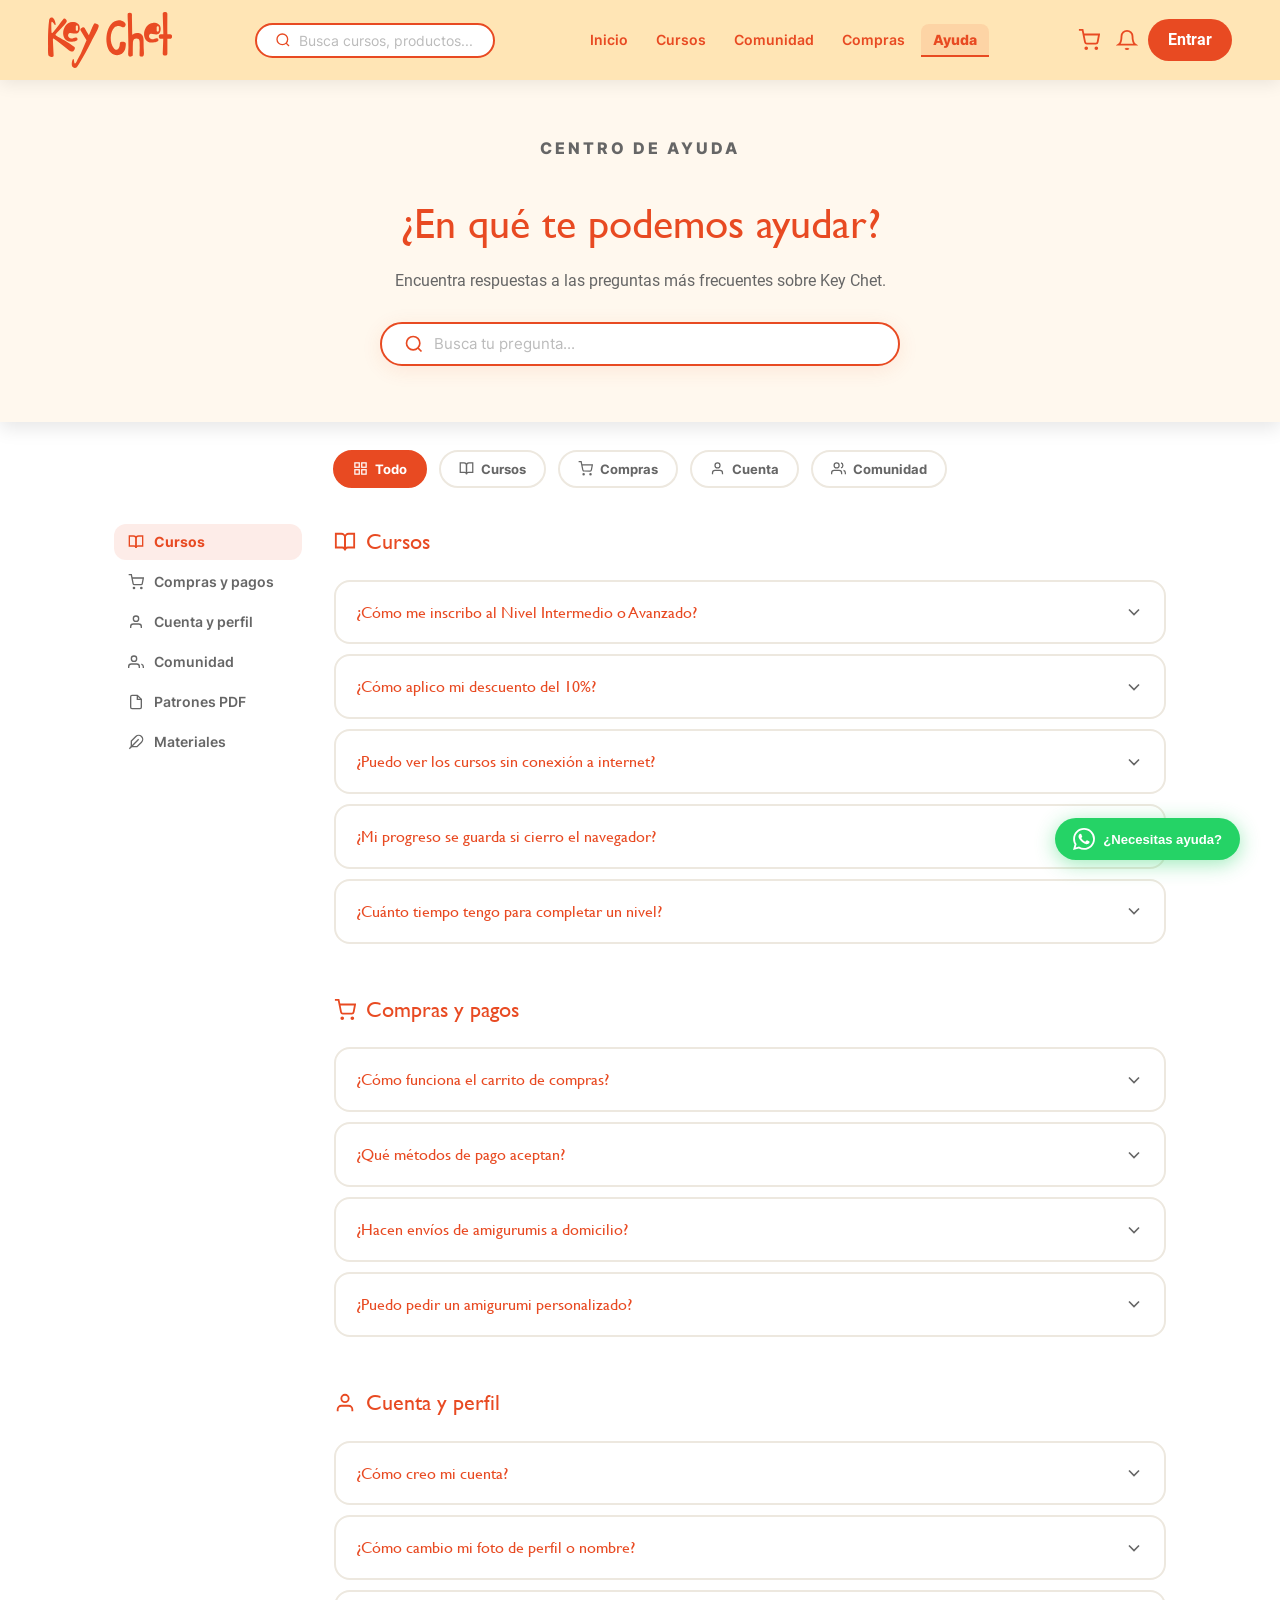
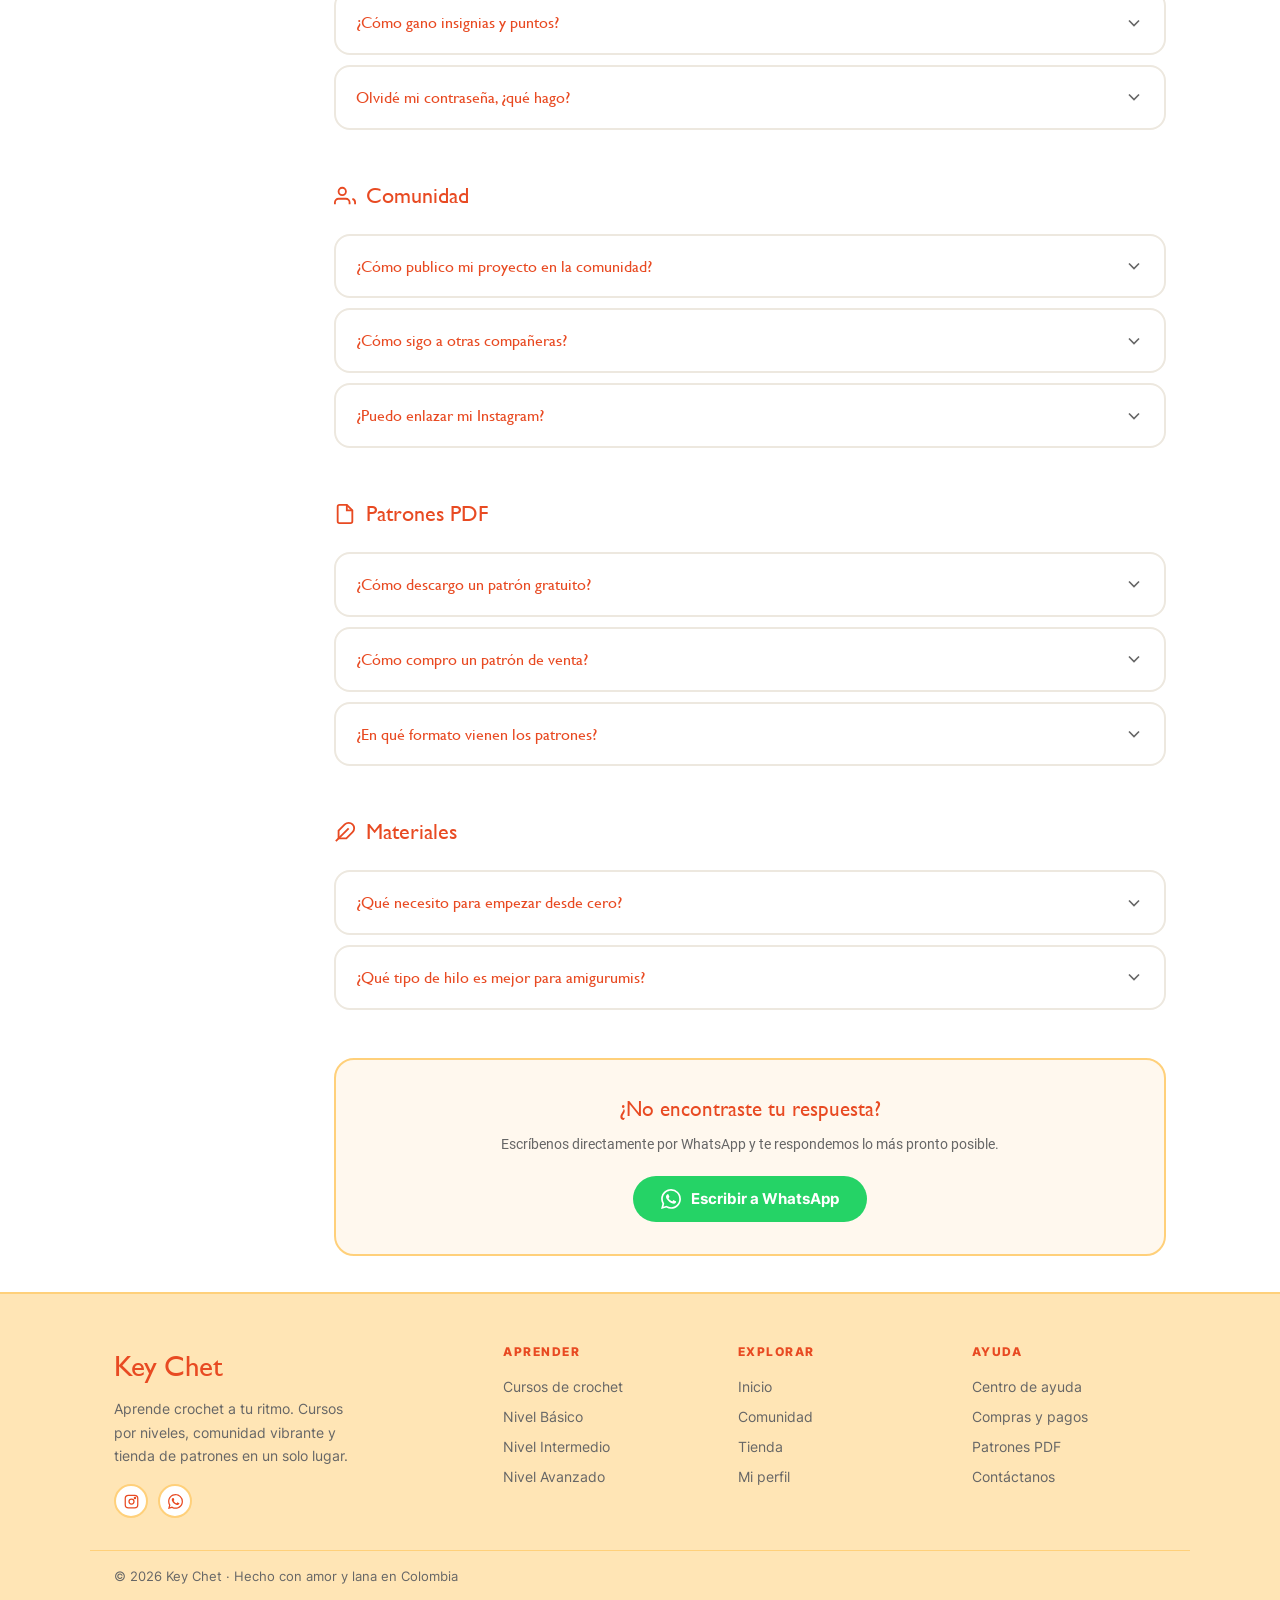
<file: ayuda.html>
<!DOCTYPE html>
<html lang="es">
<head>
  <meta charset="UTF-8">
  <meta name="viewport" content="width=device-width, initial-scale=1.0">
  <title>Ayuda – Key Chet</title>
  <link rel="stylesheet" href="css/kc.css">
  <style>
    .ayuda-hero{box-shadow:0 6px 18px 0 rgba(0,0,0,0.10);position:relative;z-index:2;background:var(--crema-suave);padding:56px 48px;text-align:center;}
    .ayuda-hero h1{font-family:var(--ft);font-size:2.6rem;color:var(--naranja);margin-bottom:12px;}
    .ayuda-hero p{font-size:1rem;color:var(--gris-medio);margin-bottom:28px;}
    .ayuda-search{display:flex;align-items:center;gap:10px;background:white;border:2.5px solid var(--naranja);border-radius:999px;padding:10px 22px;max-width:520px;margin:0 auto;box-shadow:0 4px 20px rgba(232,74,34,.1);}
    .ayuda-search input{border:none;outline:none;font-family:var(--fu);font-size:.95rem;width:100%;background:transparent;color:var(--naranja);}
    .ayuda-search input::placeholder{color:#bbb;}
    .ayuda-search svg{width:20px;height:20px;color:var(--naranja);flex-shrink:0;}
    /* CATEGORÍAS */
    .cats-row{display:flex;gap:12px;justify-content:center;flex-wrap:wrap;padding:28px 48px 0;}
    .cat-chip{display:flex;align-items:center;gap:7px;padding:9px 18px;border-radius:999px;border:2px solid var(--gris-borde);background:white;font-family:var(--fu);font-size:.84rem;font-weight:700;color:var(--gris-medio);cursor:pointer;transition:var(--trans);}
    .cat-chip:hover,.cat-chip.active{background:var(--naranja);color:white;border-color:var(--naranja);}
    .cat-chip svg{width:15px;height:15px;}
    /* LAYOUT */
    .ayuda-layout{display:grid;grid-template-columns:220px 1fr;gap:0;max-width:1100px;margin:36px auto;padding:0 24px;}
    /* SIDEBAR */
    .ayuda-nav{padding-right:32px;}
    .ayuda-nav-item{display:flex;align-items:center;gap:10px;padding:10px 14px;border-radius:12px;font-family:var(--fu);font-size:.86rem;font-weight:600;color:var(--gris-medio);cursor:pointer;transition:var(--trans);margin-bottom:4px;border:none;background:transparent;width:100%;text-align:left;}
    .ayuda-nav-item svg{width:16px;height:16px;flex-shrink:0;}
    .ayuda-nav-item:hover{background:var(--crema-suave);color:var(--naranja);}
    .ayuda-nav-item.active{background:rgba(232,74,34,.1);color:var(--naranja);font-weight:700;}
    /* FAQ */
    .faq-section{margin-bottom:48px;}
    .faq-section h2{font-family:var(--ft);font-size:1.4rem;font-weight:700;color:var(--naranja);margin-bottom:20px;display:flex;align-items:center;gap:10px;}
    .faq-section h2 svg{width:22px;height:22px;}
    .faq-item{background:white;border:2px solid var(--gris-borde);border-radius:16px;margin-bottom:10px;transition:border-color .2s;}
    .faq-item:hover{border-color:var(--crema-oscuro);}
    .faq-item.open{border-color:var(--naranja);}
    .faq-q{display:flex;align-items:center;justify-content:space-between;gap:12px;padding:18px 20px;cursor:pointer;font-family:var(--ft);font-size:.97rem;font-weight:700;color:var(--naranja);}
    .faq-q .chevron{width:20px;height:20px;flex-shrink:0;color:var(--gris-medio);transition:transform .25s;}
    .faq-item.open .chevron{transform:rotate(180deg);color:var(--naranja);}
    .faq-a{display:none;padding:0 20px 18px;font-size:.9rem;color:var(--gris-medio);line-height:1.75;}
    .faq-item.open .faq-a{display:block;}
    .faq-a a{color:var(--naranja);font-weight:700;}
    .faq-a ul{margin:8px 0 0 18px;}
    .faq-a li{margin-bottom:4px;}
    /* CONTACTO */
    .contacto-box{background:var(--crema-suave);border-radius:20px;padding:32px;border:2px solid var(--crema-oscuro);text-align:center;margin-top:40px;}
    .contacto-box h3{font-family:var(--ft);font-size:1.3rem;color:var(--naranja);margin-bottom:8px;}
    .contacto-box p{font-size:.9rem;color:var(--gris-medio);margin-bottom:20px;}
    .wa-btn{display:inline-flex;align-items:center;gap:10px;background:#25d366;color:white;padding:13px 28px;border-radius:999px;font-family:var(--fu);font-size:.92rem;font-weight:700;border:none;cursor:pointer;transition:var(--trans);}
    .wa-btn:hover{transform:translateY(-3px);box-shadow:0 8px 24px rgba(37,211,102,.4);}
    .wa-btn svg{width:20px;height:20px;fill:white;}
    @media(max-width:768px){
      .ayuda-hero{padding:40px 24px;}
      .cats-row{padding:20px 24px 0;}
      .ayuda-layout{grid-template-columns:1fr;padding:0 20px;}
      .ayuda-nav{display:none;}
    }
  </style>
</head>
<body>
<script>const PAGE_TITLE='Ayuda';</script>
<nav id="main-nav"></nav>

<div class="ayuda-hero">
  <p class="section-label">Centro de ayuda</p>
  <h1>¿En qué te podemos ayudar?</h1>
  <p>Encuentra respuestas a las preguntas más frecuentes sobre Key Chet.</p>
  <div class="ayuda-search">
    <svg viewBox="0 0 24 24" fill="none" stroke="currentColor" stroke-width="2"><circle cx="11" cy="11" r="8"/><path d="m21 21-4.35-4.35"/></svg>
    <input type="text" placeholder="Busca tu pregunta..." onkeydown="if(event.key==='Enter')window.location.href='buscar.html?q='+encodeURIComponent(this.value)" oninput="filtrarFAQ(this.value)">
  </div>
</div>

<div class="cats-row">
  <button class="cat-chip active" onclick="verCategoria('todo',this)">
    <svg viewBox="0 0 24 24" fill="none" stroke="currentColor" stroke-width="2"><rect x="3" y="3" width="7" height="7"/><rect x="14" y="3" width="7" height="7"/><rect x="3" y="14" width="7" height="7"/><rect x="14" y="14" width="7" height="7"/></svg>
    Todo
  </button>
  <button class="cat-chip" onclick="verCategoria('cursos',this)">
    <svg viewBox="0 0 24 24" fill="none" stroke="currentColor" stroke-width="2"><path d="M2 3h6a4 4 0 0 1 4 4v14a3 3 0 0 0-3-3H2z"/><path d="M22 3h-6a4 4 0 0 0-4 4v14a3 3 0 0 1 3-3h7z"/></svg>
    Cursos
  </button>
  <button class="cat-chip" onclick="verCategoria('compras',this)">
    <svg viewBox="0 0 24 24" fill="none" stroke="currentColor" stroke-width="2"><circle cx="9" cy="21" r="1"/><circle cx="20" cy="21" r="1"/><path d="M1 1h4l2.68 13.39a2 2 0 0 0 2 1.61h9.72a2 2 0 0 0 2-1.61L23 6H6"/></svg>
    Compras
  </button>
  <button class="cat-chip" onclick="verCategoria('cuenta',this)">
    <svg viewBox="0 0 24 24" fill="none" stroke="currentColor" stroke-width="2"><path d="M20 21v-2a4 4 0 0 0-4-4H8a4 4 0 0 0-4 4v2"/><circle cx="12" cy="7" r="4"/></svg>
    Cuenta
  </button>
  <button class="cat-chip" onclick="verCategoria('comunidad',this)">
    <svg viewBox="0 0 24 24" fill="none" stroke="currentColor" stroke-width="2"><path d="M17 21v-2a4 4 0 0 0-4-4H5a4 4 0 0 0-4 4v2"/><circle cx="9" cy="7" r="4"/><path d="M23 21v-2a4 4 0 0 0-3-3.87"/><path d="M16 3.13a4 4 0 0 1 0 7.75"/></svg>
    Comunidad
  </button>
</div>

<div class="ayuda-layout">
  <!-- SIDEBAR -->
  <div class="ayuda-nav">
    <button class="ayuda-nav-item active" onclick="irA('cursos',this)">
      <svg viewBox="0 0 24 24" fill="none" stroke="currentColor" stroke-width="2"><path d="M2 3h6a4 4 0 0 1 4 4v14a3 3 0 0 0-3-3H2z"/><path d="M22 3h-6a4 4 0 0 0-4 4v14a3 3 0 0 1 3-3h7z"/></svg>
      Cursos
    </button>
    <button class="ayuda-nav-item" onclick="irA('compras',this)">
      <svg viewBox="0 0 24 24" fill="none" stroke="currentColor" stroke-width="2"><circle cx="9" cy="21" r="1"/><circle cx="20" cy="21" r="1"/><path d="M1 1h4l2.68 13.39a2 2 0 0 0 2 1.61h9.72a2 2 0 0 0 2-1.61L23 6H6"/></svg>
      Compras y pagos
    </button>
    <button class="ayuda-nav-item" onclick="irA('cuenta',this)">
      <svg viewBox="0 0 24 24" fill="none" stroke="currentColor" stroke-width="2"><path d="M20 21v-2a4 4 0 0 0-4-4H8a4 4 0 0 0-4 4v2"/><circle cx="12" cy="7" r="4"/></svg>
      Cuenta y perfil
    </button>
    <button class="ayuda-nav-item" onclick="irA('comunidad',this)">
      <svg viewBox="0 0 24 24" fill="none" stroke="currentColor" stroke-width="2"><path d="M17 21v-2a4 4 0 0 0-4-4H5a4 4 0 0 0-4 4v2"/><circle cx="9" cy="7" r="4"/><path d="M23 21v-2a4 4 0 0 0-3-3.87"/></svg>
      Comunidad
    </button>
    <button class="ayuda-nav-item" onclick="irA('patrones',this)">
      <svg viewBox="0 0 24 24" fill="none" stroke="currentColor" stroke-width="2"><path d="M14 2H6a2 2 0 0 0-2 2v16a2 2 0 0 0 2 2h12a2 2 0 0 0 2-2V8z"/><polyline points="14 2 14 8 20 8"/></svg>
      Patrones PDF
    </button>
    <button class="ayuda-nav-item" onclick="irA('materiales',this)">
      <svg viewBox="0 0 24 24" fill="none" stroke="currentColor" stroke-width="2"><path d="M20.24 12.24a6 6 0 0 0-8.49-8.49L5 10.5V19h8.5l6.74-6.76z"/><line x1="16" y1="8" x2="2" y2="22"/></svg>
      Materiales
    </button>
  </div>

  <!-- FAQ -->
  <div id="faqContent">

    <!-- CURSOS -->
    <div class="faq-section" id="sec-cursos" data-cat="cursos">
      <h2>
        <svg viewBox="0 0 24 24" fill="none" stroke="currentColor" stroke-width="2"><path d="M2 3h6a4 4 0 0 1 4 4v14a3 3 0 0 0-3-3H2z"/><path d="M22 3h-6a4 4 0 0 0-4 4v14a3 3 0 0 1 3-3h7z"/></svg>
        Cursos
      </h2>

      <div class="faq-item" id="inscripcion">
        <div class="faq-q" onclick="toggle(this)">
          ¿Cómo me inscribo al Nivel Intermedio o Avanzado?
          <svg class="chevron" viewBox="0 0 24 24" fill="none" stroke="currentColor" stroke-width="2"><polyline points="6 9 12 15 18 9"/></svg>
        </div>
        <div class="faq-a">
          El Nivel Básico es completamente gratuito. Para acceder al Intermedio ($25.000) o Avanzado ($45.000) haz clic en el botón <strong>"Desbloquear nivel"</strong> dentro de la sección de Cursos y serás redirigida automáticamente a WhatsApp con el mensaje listo. Ahí te explicamos cómo hacer el pago.
        </div>
      </div>

      <div class="faq-item" id="descuento">
        <div class="faq-q" onclick="toggle(this)">
          ¿Cómo aplico mi descuento del 10%?
          <svg class="chevron" viewBox="0 0 24 24" fill="none" stroke="currentColor" stroke-width="2"><polyline points="6 9 12 15 18 9"/></svg>
        </div>
        <div class="faq-a">
          Al completar todas las lecciones de un nivel, aparece una pantalla de recompensa donde puedes escoger el <strong>10% de descuento</strong> para el siguiente nivel. Al seleccionarlo, serás redirigida a WhatsApp con un mensaje que indica tu descuento. Solo preséntalo al hacer tu pago.
        </div>
      </div>

      <div class="faq-item">
        <div class="faq-q" onclick="toggle(this)">
          ¿Puedo ver los cursos sin conexión a internet?
          <svg class="chevron" viewBox="0 0 24 24" fill="none" stroke="currentColor" stroke-width="2"><polyline points="6 9 12 15 18 9"/></svg>
        </div>
        <div class="faq-a">
          El sitio web funciona sin internet si lo descargas en tu computador. Sin embargo, los videos de las lecciones requieren conexión para verse. Los patrones PDF que hayas descargado sí funcionan sin internet.
        </div>
      </div>

      <div class="faq-item">
        <div class="faq-q" onclick="toggle(this)">
          ¿Mi progreso se guarda si cierro el navegador?
          <svg class="chevron" viewBox="0 0 24 24" fill="none" stroke="currentColor" stroke-width="2"><polyline points="6 9 12 15 18 9"/></svg>
        </div>
        <div class="faq-a">
          Sí, siempre que hayas iniciado sesión con tu cuenta. El progreso se guarda automáticamente en tu dispositivo. Si cambias de computador, necesitas iniciar sesión de nuevo con el mismo correo para sincronizar.
        </div>
      </div>

      <div class="faq-item">
        <div class="faq-q" onclick="toggle(this)">
          ¿Cuánto tiempo tengo para completar un nivel?
          <svg class="chevron" viewBox="0 0 24 24" fill="none" stroke="currentColor" stroke-width="2"><polyline points="6 9 12 15 18 9"/></svg>
        </div>
        <div class="faq-a">
          ¡El tiempo que necesites! Los cursos son 100% a tu ritmo, sin fechas límite. Puedes pausar y retomar cuando quieras.
        </div>
      </div>
    </div>

    <!-- COMPRAS -->
    <div class="faq-section" id="sec-compras" data-cat="compras">
      <h2>
        <svg viewBox="0 0 24 24" fill="none" stroke="currentColor" stroke-width="2"><circle cx="9" cy="21" r="1"/><circle cx="20" cy="21" r="1"/><path d="M1 1h4l2.68 13.39a2 2 0 0 0 2 1.61h9.72a2 2 0 0 0 2-1.61L23 6H6"/></svg>
        Compras y pagos
      </h2>

      <div class="faq-item" id="carrito">
        <div class="faq-q" onclick="toggle(this)">
          ¿Cómo funciona el carrito de compras?
          <svg class="chevron" viewBox="0 0 24 24" fill="none" stroke="currentColor" stroke-width="2"><polyline points="6 9 12 15 18 9"/></svg>
        </div>
        <div class="faq-a">
          Agrega los productos que te interesen al carrito con el botón <strong>"+ Agregar"</strong>. Cuando estés lista, haz clic en el ícono del carrito y luego en <strong>"Finalizar compra"</strong>. Se abrirá WhatsApp con un mensaje que detalla todo tu pedido y el total, listo para enviar.
        </div>
      </div>

      <div class="faq-item">
        <div class="faq-q" onclick="toggle(this)">
          ¿Qué métodos de pago aceptan?
          <svg class="chevron" viewBox="0 0 24 24" fill="none" stroke="currentColor" stroke-width="2"><polyline points="6 9 12 15 18 9"/></svg>
        </div>
        <div class="faq-a">
          Coordinamos el pago directamente por WhatsApp. Generalmente aceptamos transferencias bancarias, Nequi, Daviplata y efectivo según disponibilidad. Escríbenos al <a href="#" onclick="wa('general');return false">300 505 9796</a> para más detalles.
        </div>
      </div>

      <div class="faq-item">
        <div class="faq-q" onclick="toggle(this)">
          ¿Hacen envíos de amigurumis a domicilio?
          <svg class="chevron" viewBox="0 0 24 24" fill="none" stroke="currentColor" stroke-width="2"><polyline points="6 9 12 15 18 9"/></svg>
        </div>
        <div class="faq-a">
          Sí. Los detalles del envío (costo, tiempo y cobertura) se coordinan por WhatsApp según tu ubicación. Escríbenos para verificar disponibilidad en tu ciudad.
        </div>
      </div>

      <div class="faq-item">
        <div class="faq-q" onclick="toggle(this)">
          ¿Puedo pedir un amigurumi personalizado?
          <svg class="chevron" viewBox="0 0 24 24" fill="none" stroke="currentColor" stroke-width="2"><polyline points="6 9 12 15 18 9"/></svg>
        </div>
        <div class="faq-a">
          ¡Claro! Escríbenos por WhatsApp describiendo lo que quieres (personaje, colores, tamaño) y te enviamos cotización. Los pedidos personalizados tienen un tiempo de elaboración de 1 a 2 semanas dependiendo de la complejidad.
        </div>
      </div>
    </div>

    <!-- CUENTA -->
    <div class="faq-section" id="sec-cuenta" data-cat="cuenta">
      <h2>
        <svg viewBox="0 0 24 24" fill="none" stroke="currentColor" stroke-width="2"><path d="M20 21v-2a4 4 0 0 0-4-4H8a4 4 0 0 0-4 4v2"/><circle cx="12" cy="7" r="4"/></svg>
        Cuenta y perfil
      </h2>

      <div class="faq-item" id="cuenta">
        <div class="faq-q" onclick="toggle(this)">
          ¿Cómo creo mi cuenta?
          <svg class="chevron" viewBox="0 0 24 24" fill="none" stroke="currentColor" stroke-width="2"><polyline points="6 9 12 15 18 9"/></svg>
        </div>
        <div class="faq-a">
          Haz clic en el botón <strong>"Entrar"</strong> en la barra superior y luego en <strong>"Regístrate gratis"</strong>. Solo necesitas tu nombre, correo y contraseña. Con tu cuenta puedes guardar tu progreso, ganar insignias y publicar proyectos.
        </div>
      </div>

      <div class="faq-item">
        <div class="faq-q" onclick="toggle(this)">
          ¿Cómo cambio mi foto de perfil o nombre?
          <svg class="chevron" viewBox="0 0 24 24" fill="none" stroke="currentColor" stroke-width="2"><polyline points="6 9 12 15 18 9"/></svg>
        </div>
        <div class="faq-a">
          Ve a <a href="mis-proyectos.html">Mi perfil</a> y haz clic en el botón <strong>"Ajustes"</strong> (ícono de engranaje). Desde ahí puedes cambiar tu foto, nombre y correo.
        </div>
      </div>

      <div class="faq-item" id="insignias">
        <div class="faq-q" onclick="toggle(this)">
          ¿Cómo gano insignias y puntos?
          <svg class="chevron" viewBox="0 0 24 24" fill="none" stroke="currentColor" stroke-width="2"><polyline points="6 9 12 15 18 9"/></svg>
        </div>
        <div class="faq-a">
          Los puntos se acumulan así:
          <ul>
            <li><strong>+10 puntos</strong> por completar una lección</li>
            <li><strong>+15 puntos</strong> por publicar un proyecto en la comunidad</li>
            <li><strong>+5 puntos</strong> por comentar un proyecto</li>
            <li><strong>+20 puntos</strong> al desbloquear una insignia</li>
          </ul>
          Las insignias se desbloquean automáticamente al cumplir sus condiciones (publicar, comentar, recibir likes, etc.).
        </div>
      </div>

      <div class="faq-item">
        <div class="faq-q" onclick="toggle(this)">
          Olvidé mi contraseña, ¿qué hago?
          <svg class="chevron" viewBox="0 0 24 24" fill="none" stroke="currentColor" stroke-width="2"><polyline points="6 9 12 15 18 9"/></svg>
        </div>
        <div class="faq-a">
          Actualmente el restablecimiento de contraseña se hace por WhatsApp. Escríbenos con tu correo registrado al <a href="#" onclick="wa('ayuda',{pregunta:'Olvidé mi contraseña.'});return false">300 505 9796</a> y te ayudamos.
        </div>
      </div>
    </div>

    <!-- COMUNIDAD -->
    <div class="faq-section" id="sec-comunidad" data-cat="comunidad">
      <h2>
        <svg viewBox="0 0 24 24" fill="none" stroke="currentColor" stroke-width="2"><path d="M17 21v-2a4 4 0 0 0-4-4H5a4 4 0 0 0-4 4v2"/><circle cx="9" cy="7" r="4"/><path d="M23 21v-2a4 4 0 0 0-3-3.87"/></svg>
        Comunidad
      </h2>

      <div class="faq-item" id="publicar">
        <div class="faq-q" onclick="toggle(this)">
          ¿Cómo publico mi proyecto en la comunidad?
          <svg class="chevron" viewBox="0 0 24 24" fill="none" stroke="currentColor" stroke-width="2"><polyline points="6 9 12 15 18 9"/></svg>
        </div>
        <div class="faq-a">
          Ve a la sección <a href="comunidad.html">Comunidad</a> y haz clic en <strong>"Publicar mi proyecto"</strong> o <strong>"+ Nuevo proyecto"</strong>. Agrega un título, descripción, el nivel que estás cursando y una foto de tu trabajo. ¡Recibirás +15 puntos al publicar!
        </div>
      </div>

      <div class="faq-item">
        <div class="faq-q" onclick="toggle(this)">
          ¿Cómo sigo a otras compañeras?
          <svg class="chevron" viewBox="0 0 24 24" fill="none" stroke="currentColor" stroke-width="2"><polyline points="6 9 12 15 18 9"/></svg>
        </div>
        <div class="faq-a">
          Haz clic en el nombre o foto de cualquier compañera en la comunidad para ver su perfil. Desde ahí aparece el botón <strong>"Seguir"</strong>. Una vez que la sigues, sus publicaciones aparecen en la pestaña <strong>"Siguiendo"</strong> del feed.
        </div>
      </div>

      <div class="faq-item">
        <div class="faq-q" onclick="toggle(this)">
          ¿Puedo enlazar mi Instagram?
          <svg class="chevron" viewBox="0 0 24 24" fill="none" stroke="currentColor" stroke-width="2"><polyline points="6 9 12 15 18 9"/></svg>
        </div>
        <div class="faq-a">
          Sí. Ve a <a href="mis-proyectos.html">Mi perfil → Ajustes</a> y agrega tu usuario de Instagram. Aparecerá en tu perfil público para que tus compañeras puedan seguirte fuera de Key Chet.
        </div>
      </div>
    </div>

    <!-- PATRONES -->
    <div class="faq-section" id="sec-patrones" data-cat="compras">
      <h2>
        <svg viewBox="0 0 24 24" fill="none" stroke="currentColor" stroke-width="2"><path d="M14 2H6a2 2 0 0 0-2 2v16a2 2 0 0 0 2 2h12a2 2 0 0 0 2-2V8z"/><polyline points="14 2 14 8 20 8"/></svg>
        Patrones PDF
      </h2>

      <div class="faq-item" id="patrones">
        <div class="faq-q" onclick="toggle(this)">
          ¿Cómo descargo un patrón gratuito?
          <svg class="chevron" viewBox="0 0 24 24" fill="none" stroke="currentColor" stroke-width="2"><polyline points="6 9 12 15 18 9"/></svg>
        </div>
        <div class="faq-a">
          Los patrones gratuitos se desbloquean al completar el nivel correspondiente:
          <ul>
            <li><strong>Básico:</strong> Patrón Corazón y Patrón Abeja</li>
            <li><strong>Intermedio:</strong> Patrón Gato y Patrón Honguito</li>
            <li><strong>Avanzado:</strong> Patrón Chimuelo</li>
          </ul>
          Al completar el nivel, selecciona el patrón como recompensa y se descargará automáticamente. También quedará guardado en <a href="mis-proyectos.html">Mis patrones</a>.
        </div>
      </div>

      <div class="faq-item">
        <div class="faq-q" onclick="toggle(this)">
          ¿Cómo compro un patrón de venta?
          <svg class="chevron" viewBox="0 0 24 24" fill="none" stroke="currentColor" stroke-width="2"><polyline points="6 9 12 15 18 9"/></svg>
        </div>
        <div class="faq-a">
          En la sección <a href="compras.html">Compras → Patrones PDF</a> haz clic en <strong>"Agregar"</strong> en el patrón que quieras. Cuando finalices desde el carrito, serás redirigida a WhatsApp con el resumen del pedido y el valor a pagar.
        </div>
      </div>

      <div class="faq-item">
        <div class="faq-q" onclick="toggle(this)">
          ¿En qué formato vienen los patrones?
          <svg class="chevron" viewBox="0 0 24 24" fill="none" stroke="currentColor" stroke-width="2"><polyline points="6 9 12 15 18 9"/></svg>
        </div>
        <div class="faq-a">
          Todos los patrones son en formato <strong>PDF</strong>. Incluyen las abreviaturas, vueltas numeradas e imágenes del proceso. Se pueden ver en el celular, tablet o computador con cualquier lector de PDF.
        </div>
      </div>
    </div>

    <!-- MATERIALES -->
    <div class="faq-section" id="sec-materiales" data-cat="cursos">
      <h2>
        <svg viewBox="0 0 24 24" fill="none" stroke="currentColor" stroke-width="2"><path d="M20.24 12.24a6 6 0 0 0-8.49-8.49L5 10.5V19h8.5l6.74-6.76z"/><line x1="16" y1="8" x2="2" y2="22"/></svg>
        Materiales
      </h2>

      <div class="faq-item" id="materiales">
        <div class="faq-q" onclick="toggle(this)">
          ¿Qué necesito para empezar desde cero?
          <svg class="chevron" viewBox="0 0 24 24" fill="none" stroke="currentColor" stroke-width="2"><polyline points="6 9 12 15 18 9"/></svg>
        </div>
        <div class="faq-a">
          Para el nivel básico necesitas:
          <ul>
            <li><strong>Aguja de crochet</strong> — tamaño 3 mm a 5 mm para empezar</li>
            <li><strong>Hilo o algodón</strong> — te recomendamos hilo grueso (chunky) para principiantes</li>
            <li><strong>Relleno</strong> — algodón para rellenar los amigurumis</li>
            <li><strong>Tijeras y aguja lanera</strong> — para cerrar y coser las piezas</li>
          </ul>
          En el Nivel Básico, la primera lección explica en detalle cada material con recomendaciones de compra.
        </div>
      </div>

      <div class="faq-item">
        <div class="faq-q" onclick="toggle(this)">
          ¿Qué tipo de hilo es mejor para amigurumis?
          <svg class="chevron" viewBox="0 0 24 24" fill="none" stroke="currentColor" stroke-width="2"><polyline points="6 9 12 15 18 9"/></svg>
        </div>
        <div class="faq-a">
          Para amigurumis recomendamos <strong>hilo 100% algodón</strong> porque no produce pelusa, es fácil de trabajar y el tejido queda más definido. El <strong>hilo chunky o gordo</strong> es ideal para principiantes porque se ve el avance más rápido. Evita el hilo muy delgado al inicio.
        </div>
      </div>
    </div>

    <!-- CONTACTO -->
    <div class="contacto-box">
      <h3>¿No encontraste tu respuesta?</h3>
      <p>Escríbenos directamente por WhatsApp y te respondemos lo más pronto posible.</p>
      <button class="wa-btn" onclick="wa('general')">
        <svg viewBox="0 0 24 24"><path d="M17.472 14.382c-.297-.149-1.758-.867-2.03-.967-.273-.099-.471-.148-.67.15-.197.297-.767.966-.94 1.164-.173.199-.347.223-.644.075-.297-.15-1.255-.463-2.39-1.475-.883-.788-1.48-1.761-1.653-2.059-.173-.297-.018-.458.13-.606.134-.133.298-.347.446-.52.149-.174.198-.298.298-.497.099-.198.05-.371-.025-.52-.075-.149-.669-1.612-.916-2.207-.242-.579-.487-.5-.669-.51-.173-.008-.371-.01-.57-.01-.198 0-.52.074-.792.372-.272.297-1.04 1.016-1.04 2.479 0 1.462 1.065 2.875 1.213 3.074.149.198 2.096 3.2 5.077 4.487.709.306 1.262.489 1.694.625.712.227 1.36.195 1.871.118.571-.085 1.758-.719 2.006-1.413.248-.694.248-1.289.173-1.413-.074-.124-.272-.198-.57-.347m-5.421 7.403h-.004a9.87 9.87 0 01-5.031-1.378l-.361-.214-3.741.982.998-3.648-.235-.374a9.86 9.86 0 01-1.51-5.26c.001-5.45 4.436-9.884 9.888-9.884 2.64 0 5.122 1.03 6.988 2.898a9.825 9.825 0 012.893 6.994c-.003 5.45-4.437 9.884-9.885 9.884m8.413-18.297A11.815 11.815 0 0012.05 0C5.495 0 .16 5.335.157 11.892c0 2.096.547 4.142 1.588 5.945L.057 24l6.305-1.654a11.882 11.882 0 005.683 1.448h.005c6.554 0 11.89-5.335 11.893-11.893a11.821 11.821 0 00-3.48-8.413z"/></svg>
        Escribir a WhatsApp
      </button>
    </div>

  </div><!-- fin faqContent -->
</div>

<footer>
  <div class="footer-main">
    <div class="footer-brand">
      <div class="footer-logo">Key Chet</div>
      <p>Aprende crochet a tu ritmo. Cursos por niveles, comunidad vibrante y tienda de patrones en un solo lugar.</p>
      <div class="footer-socials" style="margin-top:16px">
        <a href="https://www.instagram.com/keychet.co?igsh=MTdrZm80b2w4bDhn&utm_source=qr" target="_blank" class="footer-social-btn" title="Instagram Key Chet">
          <svg viewBox="0 0 24 24" fill="none" stroke="currentColor" stroke-width="2"><rect x="2" y="2" width="20" height="20" rx="5"/><circle cx="12" cy="12" r="4"/><circle cx="17.5" cy="6.5" r="1" fill="currentColor"/></svg>
        </a>
        <a href="https://wa.me/573005059796" class="footer-social-btn" title="WhatsApp">
          <svg viewBox="0 0 24 24" fill="currentColor"><path d="M17.472 14.382c-.297-.149-1.758-.867-2.03-.967-.273-.099-.471-.148-.67.15-.197.297-.767.966-.94 1.164-.173.199-.347.223-.644.075-.297-.15-1.255-.463-2.39-1.475-.883-.788-1.48-1.761-1.653-2.059-.173-.297-.018-.458.13-.606.134-.133.298-.347.446-.52.149-.174.198-.298.298-.497.099-.198.05-.371-.025-.52-.075-.149-.669-1.612-.916-2.207-.242-.579-.487-.5-.669-.51-.173-.008-.371-.01-.57-.01-.198 0-.52.074-.792.372-.272.297-1.04 1.016-1.04 2.479 0 1.462 1.065 2.875 1.213 3.074.149.198 2.096 3.2 5.077 4.487.709.306 1.262.489 1.694.625.712.227 1.36.195 1.871.118.571-.085 1.758-.719 2.006-1.413.248-.694.248-1.289.173-1.413-.074-.124-.272-.198-.57-.347m-5.421 7.403h-.004a9.87 9.87 0 01-5.031-1.378l-.361-.214-3.741.982.998-3.648-.235-.374a9.86 9.86 0 01-1.51-5.26c.001-5.45 4.436-9.884 9.888-9.884 2.64 0 5.122 1.03 6.988 2.898a9.825 9.825 0 012.893 6.994c-.003 5.45-4.437 9.884-9.885 9.884m8.413-18.297A11.815 11.815 0 0012.05 0C5.495 0 .16 5.335.157 11.892c0 2.096.547 4.142 1.588 5.945L.057 24l6.305-1.654a11.882 11.882 0 005.683 1.448h.005c6.554 0 11.89-5.335 11.893-11.893a11.821 11.821 0 00-3.48-8.413z"/></svg>
        </a>
      </div>
    </div>
    <div class="footer-col">
      <h4>Aprender</h4>
      <a href="cursos.html">Cursos de crochet</a>
      <a href="cursos.html">Nivel Básico</a>
      <a href="cursos.html">Nivel Intermedio</a>
      <a href="cursos.html">Nivel Avanzado</a>
    </div>
    <div class="footer-col">
      <h4>Explorar</h4>
      <a href="index.html">Inicio</a>
      <a href="comunidad.html">Comunidad</a>
      <a href="compras.html">Tienda</a>
      <a href="mis-proyectos.html">Mi perfil</a>
    </div>
    <div class="footer-col">
      <h4>Ayuda</h4>
      <a href="ayuda.html">Centro de ayuda</a>
      <a href="ayuda.html#sec-compras">Compras y pagos</a>
      <a href="ayuda.html#sec-patrones">Patrones PDF</a>
      <a href="https://wa.me/573005059796">Contáctanos</a>
    </div>
  </div>
  <div class="footer-bottom">
    <p>© 2026 Key Chet · Hecho con amor y lana en Colombia</p>
    
  </div>
</footer>

<div class="modal-overlay" id="modalLogin">
  <div class="modal">
    <button class="modal-close" onclick="cerrarLogin()"><svg viewBox="0 0 24 24" fill="none" stroke="currentColor" stroke-width="2"><line x1="18" y1="6" x2="6" y2="18"/><line x1="6" y1="6" x2="18" y2="18"/></svg></button>
    <div style="text-align:center;margin-bottom:1.5rem"><h2>Bienvenida de nuevo</h2><p class="modal-sub">Entra a tu cuenta Key Chet</p></div>
    <form onsubmit="iniciarSesion(event)">
      <div class="form-group"><label>Correo electrónico</label><input type="email" id="loginEmail" placeholder="tu@correo.com" required></div>
      <div class="form-group"><label>Contraseña</label><input type="password" id="loginPass" placeholder="••••••••" required></div>
      <button type="submit" class="btn-form">Entrar</button>
    </form>
    <p class="modal-switch">¿No tienes cuenta? <a onclick="cerrarLogin();abrirRegistro()">Regístrate gratis</a></p>
  </div>
</div>
<div class="modal-overlay" id="modalRegistro"><div class="modal"><button class="modal-close" onclick="cerrarRegistro()"><svg viewBox="0 0 24 24" fill="none" stroke="currentColor" stroke-width="2"><line x1="18" y1="6" x2="6" y2="18"/><line x1="6" y1="6" x2="18" y2="18"/></svg></button><div style="text-align:center;margin-bottom:1.5rem"><h2>Únete a Key Chet</h2><p class="modal-sub">Crea tu cuenta gratis</p></div><form onsubmit="registrar(event)"><div class="form-group"><label>Nombre completo</label><input type="text" id="regNombre" placeholder="Tu nombre" required></div><div class="form-group"><label>Correo electrónico</label><input type="email" id="regEmail" placeholder="tu@correo.com" required></div><div class="form-group"><label>Contraseña</label><input type="password" id="regPass" placeholder="Mínimo 6 caracteres" minlength="6" required></div><button type="submit" class="btn-form">Crear mi cuenta</button></form><p class="modal-switch">¿Ya tienes cuenta? <a onclick="cerrarRegistro();abrirLogin()">Iniciar sesión</a></p></div></div>
<div class="modal-overlay" id="modalCarrito"><div class="modal" style="max-width:500px"><button class="modal-close" onclick="document.getElementById('modalCarrito').classList.remove('open')"><svg viewBox="0 0 24 24" fill="none" stroke="currentColor" stroke-width="2"><line x1="18" y1="6" x2="6" y2="18"/><line x1="6" y1="6" x2="18" y2="18"/></svg></button><h2 style="margin-bottom:1.5rem">Mi carrito</h2><div id="carritoItems" style="max-height:300px;overflow-y:auto;margin-bottom:1rem"></div><div style="padding-top:1rem;border-top:2px solid var(--gris-borde);display:flex;align-items:center;justify-content:space-between"><div><p style="font-family:var(--fu);font-size:.82rem;color:var(--gris-medio)">Total</p><div style="font-family:var(--ft);font-size:1.5rem;font-weight:700;color:var(--naranja)" id="carritoTotal">$0</div></div><button class="btn-form" style="width:auto;padding:12px 24px;margin-top:0" onclick="finalizarCompra()">Finalizar compra</button></div></div></div>

<script src="js/kc.js"></script>
<script>
/* ── TOGGLE FAQ ── */
function toggle(btn){
  const item=btn.closest('.faq-item');
  item.classList.toggle('open');
}

/* ── SCROLL A SECCIÓN ── */
function irA(id, btn){
  // Mostrar todas las secciones primero (por si hay filtro activo)
  document.querySelectorAll('.faq-section').forEach(s=>s.style.display='block');
  // Actualizar botón activo
  document.querySelectorAll('.ayuda-nav-item').forEach(b=>b.classList.remove('active'));
  if(btn) btn.classList.add('active');
  // Scroll con offset para el navbar sticky
  const el=document.getElementById('sec-'+id);
  if(el){
    const top = el.getBoundingClientRect().top + window.scrollY - 100;
    window.scrollTo({top, behavior:'smooth'});
  }
}

/* ── FILTRAR POR CATEGORÍA ── */
function verCategoria(cat,btn){
  document.querySelectorAll('.cat-chip').forEach(b=>b.classList.remove('active'));
  btn.classList.add('active');
  document.querySelectorAll('.faq-section').forEach(s=>{
    if(cat==='todo'||s.dataset.cat===cat) s.style.display='block';
    else s.style.display='none';
  });
}

/* ── FILTRAR FAQ POR TEXTO ── */
function filtrarFAQ(val){
  if(!val.trim()){
    document.querySelectorAll('.faq-item').forEach(el=>el.style.display='block');
    document.querySelectorAll('.faq-section').forEach(el=>el.style.display='block');
    return;
  }
  const q=val.toLowerCase();
  document.querySelectorAll('.faq-section').forEach(sec=>{
    let hayVisible=false;
    sec.querySelectorAll('.faq-item').forEach(item=>{
      const texto=(item.querySelector('.faq-q').textContent+item.querySelector('.faq-a').textContent).toLowerCase();
      const match=texto.includes(q);
      item.style.display=match?'block':'none';
      if(match) hayVisible=true;
    });
    sec.style.display=hayVisible?'block':'none';
  });
}

/* ── ANCHOR HASH ── */
document.addEventListener('DOMContentLoaded',()=>{
  const hash=window.location.hash.replace('#','');
  if(hash){
    const el=document.getElementById(hash);
    if(el){ el.closest('.faq-item').classList.add('open'); setTimeout(()=>el.scrollIntoView({behavior:'smooth'}),400); }
  }
});
</script>
</body>
</html>
</file>
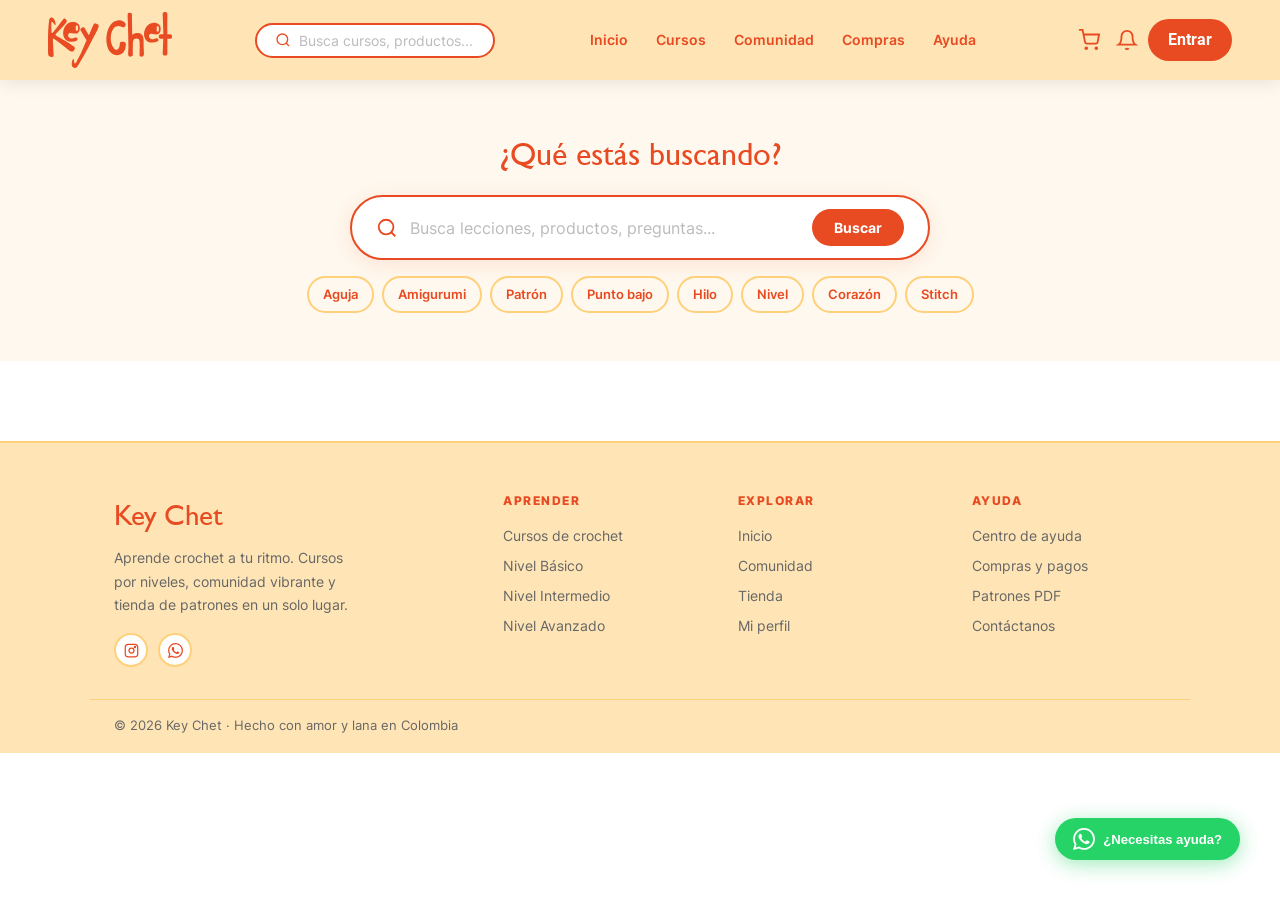
<file: buscar.html>
<!DOCTYPE html>
<html lang="es">
<head>
  <meta charset="UTF-8">
  <meta name="viewport" content="width=device-width, initial-scale=1.0">
  <title>Búsqueda – Key Chet</title>
  <link rel="stylesheet" href="css/kc.css">
  <style>
    .search-hero{background:var(--crema-suave);padding:48px;text-align:center;}
    .search-hero h1{font-family:var(--ft);font-size:2rem;color:var(--naranja);margin-bottom:16px;}
    .search-box-big{display:flex;align-items:center;gap:12px;background:white;border:2.5px solid var(--naranja);border-radius:999px;padding:12px 24px;max-width:580px;margin:0 auto;box-shadow:0 4px 20px rgba(232,74,34,.12);}
    .search-box-big input{border:none;outline:none;font-family:var(--fu);font-size:1rem;width:100%;background:transparent;color:var(--naranja);}
    .search-box-big input::placeholder{color:#bbb;}
    .search-box-big svg{width:22px;height:22px;color:var(--naranja);flex-shrink:0;}
    .search-btn{background:var(--naranja);color:white;border:none;padding:10px 22px;border-radius:999px;font-family:var(--fu);font-size:.9rem;font-weight:700;cursor:pointer;white-space:nowrap;transition:var(--trans);}
    .search-btn:hover{transform:scale(1.04);}
    .results-area{max-width:800px;margin:0 auto;padding:40px 24px;}
    .result-group{margin-bottom:36px;}
    .result-group-title{font-family:var(--ft);font-size:1.1rem;font-weight:700;color:var(--naranja);margin-bottom:14px;padding-bottom:8px;border-bottom:2px solid var(--gris-borde);display:flex;align-items:center;gap:8px;}
    .result-group-title svg{width:18px;height:18px;}
    .result-item{display:flex;align-items:center;gap:14px;background:white;border:2px solid var(--gris-borde);border-radius:14px;padding:14px 18px;margin-bottom:10px;transition:var(--trans);text-decoration:none;color:inherit;}
    .result-item:hover{border-color:var(--naranja);box-shadow:0 4px 16px rgba(232,74,34,.1);transform:translateX(4px);}
    .result-icon{width:40px;height:40px;border-radius:10px;display:flex;align-items:center;justify-content:center;flex-shrink:0;}
    .result-icon svg{width:20px;height:20px;color:white;}
    .result-info h4{font-family:var(--ft);font-size:.95rem;font-weight:700;color:var(--naranja);}
    .result-info p{font-size:.8rem;color:var(--gris-medio);font-family:var(--fu);margin-top:2px;}
    .result-tag{display:inline-block;background:var(--crema);color:var(--naranja);font-family:var(--fu);font-size:.65rem;font-weight:700;padding:2px 8px;border-radius:999px;margin-left:8px;}
    .no-results{text-align:center;padding:4rem 0;color:var(--gris-medio);}
    .no-results svg{width:56px;height:56px;opacity:.25;color:var(--naranja);margin-bottom:1rem;}
    .no-results h3{font-family:var(--ft);font-size:1.4rem;color:var(--naranja);margin-bottom:.5rem;}
    .no-results p{font-family:var(--fu);font-size:.9rem;}
    .query-label{font-family:var(--fu);font-size:.9rem;color:var(--gris-medio);text-align:center;margin-bottom:28px;}
    .query-label strong{color:var(--naranja);}
    .sugerencias{display:flex;gap:8px;flex-wrap:wrap;justify-content:center;margin-top:16px;}
    .sugerencia{background:var(--crema-suave);border:2px solid var(--crema-oscuro);color:var(--naranja);padding:6px 14px;border-radius:999px;font-family:var(--fu);font-size:.82rem;font-weight:600;cursor:pointer;transition:var(--trans);}
    .sugerencia:hover{background:var(--naranja);color:white;border-color:var(--naranja);}
  </style>
</head>
<body>
<script>const PAGE_TITLE='Búsqueda';</script>
<nav id="main-nav"></nav>

<div class="search-hero">
  <h1>¿Qué estás buscando?</h1>
  <div class="search-box-big">
    <svg viewBox="0 0 24 24" fill="none" stroke="currentColor" stroke-width="2"><circle cx="11" cy="11" r="8"/><path d="m21 21-4.35-4.35"/></svg>
    <input type="text" id="mainSearch" placeholder="Busca lecciones, productos, preguntas..." autofocus>
    <button class="search-btn" onclick="buscar()">Buscar</button>
  </div>
  <div class="sugerencias" id="sugerencias">
    <span class="sugerencia" onclick="buscarTerm('aguja')">Aguja</span>
    <span class="sugerencia" onclick="buscarTerm('amigurumi')">Amigurumi</span>
    <span class="sugerencia" onclick="buscarTerm('patrón')">Patrón</span>
    <span class="sugerencia" onclick="buscarTerm('punto bajo')">Punto bajo</span>
    <span class="sugerencia" onclick="buscarTerm('hilo')">Hilo</span>
    <span class="sugerencia" onclick="buscarTerm('nivel')">Nivel</span>
    <span class="sugerencia" onclick="buscarTerm('corazón')">Corazón</span>
    <span class="sugerencia" onclick="buscarTerm('stitch')">Stitch</span>
  </div>
</div>

<div class="results-area" id="resultsArea"></div>

<footer>
  <div class="footer-main">
    <div class="footer-brand">
      <div class="footer-logo">Key Chet</div>
      <p>Aprende crochet a tu ritmo. Cursos por niveles, comunidad vibrante y tienda de patrones en un solo lugar.</p>
      <div class="footer-socials" style="margin-top:16px">
        <a href="https://www.instagram.com/keychet.co?igsh=MTdrZm80b2w4bDhn&utm_source=qr" target="_blank" class="footer-social-btn" title="Instagram Key Chet">
          <svg viewBox="0 0 24 24" fill="none" stroke="currentColor" stroke-width="2"><rect x="2" y="2" width="20" height="20" rx="5"/><circle cx="12" cy="12" r="4"/><circle cx="17.5" cy="6.5" r="1" fill="currentColor"/></svg>
        </a>
        <a href="https://wa.me/573005059796" class="footer-social-btn" title="WhatsApp">
          <svg viewBox="0 0 24 24" fill="currentColor"><path d="M17.472 14.382c-.297-.149-1.758-.867-2.03-.967-.273-.099-.471-.148-.67.15-.197.297-.767.966-.94 1.164-.173.199-.347.223-.644.075-.297-.15-1.255-.463-2.39-1.475-.883-.788-1.48-1.761-1.653-2.059-.173-.297-.018-.458.13-.606.134-.133.298-.347.446-.52.149-.174.198-.298.298-.497.099-.198.05-.371-.025-.52-.075-.149-.669-1.612-.916-2.207-.242-.579-.487-.5-.669-.51-.173-.008-.371-.01-.57-.01-.198 0-.52.074-.792.372-.272.297-1.04 1.016-1.04 2.479 0 1.462 1.065 2.875 1.213 3.074.149.198 2.096 3.2 5.077 4.487.709.306 1.262.489 1.694.625.712.227 1.36.195 1.871.118.571-.085 1.758-.719 2.006-1.413.248-.694.248-1.289.173-1.413-.074-.124-.272-.198-.57-.347m-5.421 7.403h-.004a9.87 9.87 0 01-5.031-1.378l-.361-.214-3.741.982.998-3.648-.235-.374a9.86 9.86 0 01-1.51-5.26c.001-5.45 4.436-9.884 9.888-9.884 2.64 0 5.122 1.03 6.988 2.898a9.825 9.825 0 012.893 6.994c-.003 5.45-4.437 9.884-9.885 9.884m8.413-18.297A11.815 11.815 0 0012.05 0C5.495 0 .16 5.335.157 11.892c0 2.096.547 4.142 1.588 5.945L.057 24l6.305-1.654a11.882 11.882 0 005.683 1.448h.005c6.554 0 11.89-5.335 11.893-11.893a11.821 11.821 0 00-3.48-8.413z"/></svg>
        </a>
      </div>
    </div>
    <div class="footer-col">
      <h4>Aprender</h4>
      <a href="cursos.html">Cursos de crochet</a>
      <a href="cursos.html">Nivel Básico</a>
      <a href="cursos.html">Nivel Intermedio</a>
      <a href="cursos.html">Nivel Avanzado</a>
    </div>
    <div class="footer-col">
      <h4>Explorar</h4>
      <a href="index.html">Inicio</a>
      <a href="comunidad.html">Comunidad</a>
      <a href="compras.html">Tienda</a>
      <a href="mis-proyectos.html">Mi perfil</a>
    </div>
    <div class="footer-col">
      <h4>Ayuda</h4>
      <a href="ayuda.html">Centro de ayuda</a>
      <a href="ayuda.html#sec-compras">Compras y pagos</a>
      <a href="ayuda.html#sec-patrones">Patrones PDF</a>
      <a href="https://wa.me/573005059796">Contáctanos</a>
    </div>
  </div>
  <div class="footer-bottom">
    <p>© 2026 Key Chet · Hecho con amor y lana en Colombia</p>
    
  </div>
</footer>

<div class="modal-overlay" id="modalLogin">
  <div class="modal">
    <button class="modal-close" onclick="cerrarLogin()"><svg viewBox="0 0 24 24" fill="none" stroke="currentColor" stroke-width="2"><line x1="18" y1="6" x2="6" y2="18"/><line x1="6" y1="6" x2="18" y2="18"/></svg></button>
    <div style="text-align:center;margin-bottom:1.5rem"><h2>Bienvenida de nuevo</h2><p class="modal-sub">Entra a tu cuenta Key Chet</p></div>
    <form onsubmit="iniciarSesion(event)">
      <div class="form-group"><label>Correo electrónico</label><input type="email" id="loginEmail" placeholder="tu@correo.com" required></div>
      <div class="form-group"><label>Contraseña</label><input type="password" id="loginPass" placeholder="••••••••" required></div>
      <button type="submit" class="btn-form">Entrar</button>
    </form>
    <p class="modal-switch">¿No tienes cuenta? <a onclick="cerrarLogin();abrirRegistro()">Regístrate gratis</a></p>
  </div>
</div>
<div class="modal-overlay" id="modalRegistro"><div class="modal"><button class="modal-close" onclick="cerrarRegistro()"><svg viewBox="0 0 24 24" fill="none" stroke="currentColor" stroke-width="2"><line x1="18" y1="6" x2="6" y2="18"/><line x1="6" y1="6" x2="18" y2="18"/></svg></button><div style="text-align:center;margin-bottom:1.5rem"><h2>Únete a Key Chet</h2><p class="modal-sub">Crea tu cuenta gratis</p></div><form onsubmit="registrar(event)"><div class="form-group"><label>Nombre completo</label><input type="text" id="regNombre" placeholder="Tu nombre" required></div><div class="form-group"><label>Correo electrónico</label><input type="email" id="regEmail" placeholder="tu@correo.com" required></div><div class="form-group"><label>Contraseña</label><input type="password" id="regPass" placeholder="Mínimo 6 caracteres" minlength="6" required></div><button type="submit" class="btn-form">Crear mi cuenta</button></form><p class="modal-switch">¿Ya tienes cuenta? <a onclick="cerrarRegistro();abrirLogin()">Iniciar sesión</a></p></div></div>
<div class="modal-overlay" id="modalCarrito"><div class="modal" style="max-width:500px"><button class="modal-close" onclick="document.getElementById('modalCarrito').classList.remove('open')"><svg viewBox="0 0 24 24" fill="none" stroke="currentColor" stroke-width="2"><line x1="18" y1="6" x2="6" y2="18"/><line x1="6" y1="6" x2="18" y2="18"/></svg></button><h2 style="margin-bottom:1.5rem">Mi carrito</h2><div id="carritoItems" style="max-height:300px;overflow-y:auto;margin-bottom:1rem"></div><div style="padding-top:1rem;border-top:2px solid var(--gris-borde);display:flex;align-items:center;justify-content:space-between"><div><p style="font-family:var(--fu);font-size:.82rem;color:var(--gris-medio)">Total</p><div style="font-family:var(--ft);font-size:1.5rem;font-weight:700;color:var(--naranja)" id="carritoTotal">$0</div></div><button class="btn-form" style="width:auto;padding:12px 24px;margin-top:0" onclick="finalizarCompra()">Finalizar compra</button></div></div></div>

<script src="js/kc.js"></script>
<script>
/* ══ ÍNDICE DE BÚSQUEDA GLOBAL ══ */
const INDICE = [
  /* ── CURSOS ── */
  {tipo:'curso', titulo:'Tipos de agujas, hilos y algodón', tags:'aguja hilo algodón material herramienta', desc:'Nivel Básico · 15 min', url:'cursos.html#basico', nivel:'Básico'},
  {tipo:'curso', titulo:'Cadeneta y punto bajo', tags:'cadeneta punto bajo pb tejido básico', desc:'Nivel Básico · 20 min', url:'cursos.html#basico', nivel:'Básico'},
  {tipo:'curso', titulo:'Punto alto, deslizado y anillo mágico', tags:'punto alto deslizado anillo mágico pa pd am', desc:'Nivel Básico · 22 min', url:'cursos.html#basico', nivel:'Básico'},
  {tipo:'curso', titulo:'Lectura de patrones tejidos', tags:'patrón lectura vuelta abreviatura símbolo', desc:'Nivel Básico · 18 min', url:'cursos.html#basico', nivel:'Básico'},
  {tipo:'curso', titulo:'Formas básicas: círculos y esferas', tags:'círculo esfera forma aumento base', desc:'Nivel Básico · 25 min', url:'cursos.html#basico', nivel:'Básico'},
  {tipo:'curso', titulo:'Proyecto final: Abejita pequeña', tags:'abeja proyecto amigurumi primero final', desc:'Nivel Básico · 40 min', url:'cursos.html#basico', nivel:'Básico'},
  {tipo:'curso', titulo:'Cambios de color', tags:'color cambio hilo intermedio tejido', desc:'Nivel Intermedio · 20 min', url:'cursos.html#intermedio', nivel:'Intermedio'},
  {tipo:'curso', titulo:'Cuerpo base para amigurumis', tags:'cuerpo base amigurumi construcción torso', desc:'Nivel Intermedio · 30 min', url:'cursos.html#intermedio', nivel:'Intermedio'},
  {tipo:'curso', titulo:'Coser brazos, piernas y accesorios', tags:'coser brazo pierna accesorio unir parte', desc:'Nivel Intermedio · 25 min', url:'cursos.html#intermedio', nivel:'Intermedio'},
  {tipo:'curso', titulo:'Ojos de seguridad y bordado facial', tags:'ojo seguridad bordado facial cara nariz boca', desc:'Nivel Intermedio · 20 min', url:'cursos.html#intermedio', nivel:'Intermedio'},
  {tipo:'curso', titulo:'Proyecto final: amigurumi personalizado', tags:'proyecto amigurumi personalizado final', desc:'Nivel Intermedio · 60 min', url:'cursos.html#intermedio', nivel:'Intermedio'},
  {tipo:'curso', titulo:'Articular muñecos con alambre', tags:'alambre articular articulado muñeco posición', desc:'Nivel Avanzado · 35 min', url:'cursos.html#avanzado', nivel:'Avanzado'},
  {tipo:'curso', titulo:'Tipos de cabellos tejidos', tags:'cabello pelo tejido mechón rizo trenza', desc:'Nivel Avanzado · 30 min', url:'cursos.html#avanzado', nivel:'Avanzado'},
  {tipo:'curso', titulo:'De dibujo a muñeco: proporciones', tags:'dibujo muñeco proporción diseñar diseño calcular', desc:'Nivel Avanzado · 40 min', url:'cursos.html#avanzado', nivel:'Avanzado'},
  {tipo:'curso', titulo:'Proyecto final: personaje con detalles', tags:'proyecto personaje detalles final avanzado', desc:'Nivel Avanzado · 90 min', url:'cursos.html#avanzado', nivel:'Avanzado'},
  /* ── PRODUCTOS ── */
  {tipo:'producto', titulo:'Abejita pequeña', tags:'abeja llavero animal básico algodón', desc:'Amigurumi · $35.000', url:'compras.html', precio:'$35.000'},
  {tipo:'producto', titulo:'Sapito Matero', tags:'sapo rana sapito matero intermedio', desc:'Amigurumi · $55.000', url:'compras.html', precio:'$55.000'},
  {tipo:'producto', titulo:'Patito lindo', tags:'pato patito lindo animal básico chunky', desc:'Amigurumi · $55.000', url:'compras.html', precio:'$55.000'},
  {tipo:'producto', titulo:'Gatito persa', tags:'gato gatito persa animal intermedio', desc:'Amigurumi · $65.000', url:'compras.html', precio:'$65.000'},
  {tipo:'producto', titulo:'Tortuga girasol', tags:'tortuga girasol llavero animal básico', desc:'Amigurumi · $40.000', url:'compras.html', precio:'$40.000'},
  {tipo:'producto', titulo:'Luffy One Piece', tags:'luffy one piece personaje anime avanzado', desc:'Amigurumi · $80.000', url:'compras.html', precio:'$80.000'},
  {tipo:'producto', titulo:'Dinosaurio Rex', tags:'dino dinosaurio rex llavero animal básico', desc:'Amigurumi · $38.000', url:'compras.html', precio:'$38.000'},
  {tipo:'producto', titulo:'Delfín rosa', tags:'delfin rosa llavero animal básico', desc:'Amigurumi · $38.000', url:'compras.html', precio:'$38.000'},
  {tipo:'producto', titulo:'Yama (Llama)', tags:'yama llama llavero animal básico', desc:'Amigurumi · $40.000', url:'compras.html', precio:'$40.000'},
  {tipo:'producto', titulo:'Perrito Schnauzer', tags:'perro schnauzer animal avanzado', desc:'Amigurumi · $70.000', url:'compras.html', precio:'$70.000'},
  {tipo:'producto', titulo:'Virgen de Guadalupe', tags:'virgen guadalupe personaje llavero', desc:'Amigurumi · $42.000', url:'compras.html', precio:'$42.000'},
  {tipo:'producto', titulo:'Chihuahua', tags:'chihuahua perro animal intermedio', desc:'Amigurumi · $55.000', url:'compras.html', precio:'$55.000'},
  /* ── PATRONES ── */
  {tipo:'patron', titulo:'Patrón Corazón', tags:'corazón patrón básico gratis pdf descargar', desc:'PDF gratuito · Nivel Básico', url:'compras.html#patrones', precio:'Gratis'},
  {tipo:'patron', titulo:'Patrón Abeja',   tags:'abeja patrón básico gratis pdf', desc:'PDF gratuito · Nivel Básico', url:'compras.html#patrones', precio:'Gratis'},
  {tipo:'patron', titulo:'Patrón Gato',    tags:'gato patrón intermedio gratis pdf', desc:'PDF gratuito · Nivel Intermedio', url:'compras.html#patrones', precio:'Gratis'},
  {tipo:'patron', titulo:'Patrón Honguito',tags:'honguito hongo patrón intermedio gratis pdf', desc:'PDF gratuito · Nivel Intermedio', url:'compras.html#patrones', precio:'Gratis'},
  {tipo:'patron', titulo:'Patrón Chimuelo',tags:'chimuelo dragón patrón avanzado gratis pdf', desc:'PDF gratuito · Nivel Avanzado', url:'compras.html#patrones', precio:'Gratis'},
  {tipo:'patron', titulo:'Patrón Stitch',  tags:'stitch patrón avanzado venta pdf comprar', desc:'PDF de venta · $14.000', url:'compras.html#patrones', precio:'$14.000'},
  {tipo:'patron', titulo:'Patrón Mérida',  tags:'merida patrón avanzado venta pdf comprar', desc:'PDF de venta · $18.000', url:'compras.html#patrones', precio:'$18.000'},
  {tipo:'patron', titulo:'Patrón Coraline',tags:'coraline patrón avanzado venta pdf comprar', desc:'PDF de venta · $16.000', url:'compras.html#patrones', precio:'$16.000'},
  /* ── AYUDA / FAQ ── */
  {tipo:'ayuda', titulo:'¿Cómo me inscribo a un nivel?', tags:'inscribir nivel pagar cómo inscripción', desc:'Ayuda · Cursos', url:'ayuda.html#inscripcion'},
  {tipo:'ayuda', titulo:'¿Cómo descargo un patrón gratuito?', tags:'descargar patrón gratis pdf cómo', desc:'Ayuda · Patrones', url:'ayuda.html#patrones'},
  {tipo:'ayuda', titulo:'¿Cómo aplico mi descuento?', tags:'descuento código aplicar cómo nivel', desc:'Ayuda · Cursos', url:'ayuda.html#descuento'},
  {tipo:'ayuda', titulo:'¿Qué materiales necesito para empezar?', tags:'material aguja hilo algodón necesitar empezar', desc:'Ayuda · General', url:'ayuda.html#materiales'},
  {tipo:'ayuda', titulo:'¿Cómo creo mi cuenta?', tags:'cuenta crear registrar correo contraseña', desc:'Ayuda · Cuenta', url:'ayuda.html#cuenta'},
  {tipo:'ayuda', titulo:'¿Cómo publico un proyecto?', tags:'publicar proyecto comunidad foto subir', desc:'Ayuda · Comunidad', url:'ayuda.html#publicar'},
  {tipo:'ayuda', titulo:'¿Cómo funciona el carrito de compras?', tags:'carrito compra agregar whatsapp pagar pedido', desc:'Ayuda · Compras', url:'ayuda.html#carrito'},
  {tipo:'ayuda', titulo:'¿Cómo gano insignias?', tags:'insignia ganar puntos desbloquear logro', desc:'Ayuda · Perfil', url:'ayuda.html#insignias'},
];

const TIPO_CONFIG = {
  curso:   {color:'#e84a22', label:'Cursos', icon:`<svg viewBox="0 0 24 24" fill="none" stroke="currentColor" stroke-width="2"><circle cx="12" cy="12" r="10"/><polyline points="12 6 12 12 16 14"/></svg>`},
  producto:{color:'#AA1739', label:'Tienda · Amigurumis', icon:`<svg viewBox="0 0 24 24" fill="none" stroke="currentColor" stroke-width="2"><path d="M20 21v-2a4 4 0 0 0-4-4H8a4 4 0 0 0-4 4v2"/><circle cx="12" cy="7" r="4"/></svg>`},
  patron:  {color:'#AA1739', label:'Tienda · Patrones PDF', icon:`<svg viewBox="0 0 24 24" fill="none" stroke="currentColor" stroke-width="2"><path d="M14 2H6a2 2 0 0 0-2 2v16a2 2 0 0 0 2 2h12a2 2 0 0 0 2-2V8z"/><polyline points="14 2 14 8 20 8"/></svg>`},
  ayuda:   {color:'#2196f3', label:'Ayuda y FAQ', icon:`<svg viewBox="0 0 24 24" fill="none" stroke="currentColor" stroke-width="2"><circle cx="12" cy="12" r="10"/><path d="M9.09 9a3 3 0 0 1 5.83 1c0 2-3 3-3 3"/><line x1="12" y1="17" x2="12.01" y2="17"/></svg>`},
};

function buscarTerm(term){
  document.getElementById('mainSearch').value=term;
  buscar();
}

function buscar(){
  const q=document.getElementById('mainSearch').value.trim().toLowerCase();
  if(!q){ document.getElementById('resultsArea').innerHTML=''; return; }

  const resultados=INDICE.filter(item=>{
    const haystack=(item.titulo+' '+item.tags+' '+(item.desc||'')).toLowerCase();
    return q.split(' ').every(word=>haystack.includes(word));
  });

  // Actualizar URL sin recargar
  history.replaceState(null,'',`buscar.html?q=${encodeURIComponent(q)}`);

  renderResultados(q, resultados);
}

function renderResultados(q, resultados){
  const area=document.getElementById('resultsArea');

  if(resultados.length===0){
    area.innerHTML=`<div class="no-results">
      <svg viewBox="0 0 24 24" fill="none" stroke="currentColor" stroke-width="1.5"><circle cx="11" cy="11" r="8"/><path d="m21 21-4.35-4.35"/></svg>
      <h3>Sin resultados para "${q}"</h3>
      <p>Intenta con otras palabras o revisa las sugerencias.</p>
      <div class="sugerencias" style="margin-top:16px">
        <span class="sugerencia" onclick="buscarTerm('aguja')">Aguja</span>
        <span class="sugerencia" onclick="buscarTerm('amigurumi')">Amigurumi</span>
        <span class="sugerencia" onclick="buscarTerm('patrón')">Patrón</span>
        <span class="sugerencia" onclick="buscarTerm('nivel')">Nivel</span>
      </div>
      <div style="margin-top:24px">
        <p style="font-family:var(--fu);font-size:.88rem;margin-bottom:10px">¿No encuentras lo que buscas?</p>
        <button class="btn-primary" style="font-size:.88rem;padding:10px 22px" onclick="wa('ayuda',{pregunta:'Busqué &quot;${q}&quot; y no encontré lo que necesito.'})">Preguntar por WhatsApp</button>
      </div>
    </div>`;
    return;
  }

  // Agrupar por tipo
  const grupos={};
  resultados.forEach(r=>{if(!grupos[r.tipo])grupos[r.tipo]=[];grupos[r.tipo].push(r);});
  const orden=['curso','producto','patron','ayuda'];

  area.innerHTML=`<p class="query-label">Resultados para <strong>"${q}"</strong> — ${resultados.length} encontrado${resultados.length!==1?'s':''}</p>`+
    orden.filter(t=>grupos[t]).map(t=>{
      const cfg=TIPO_CONFIG[t];
      const items=grupos[t].map(r=>`
        <a href="${r.url}" class="result-item">
          <div class="result-icon" style="background:${cfg.color}">${cfg.icon}</div>
          <div class="result-info">
            <h4>${highlight(r.titulo,q)}${r.nivel?`<span class="result-tag">${r.nivel}</span>`:''}${r.precio?`<span class="result-tag">${r.precio}</span>`:''}
            </h4>
            <p>${r.desc}</p>
          </div>
          <svg viewBox="0 0 24 24" fill="none" stroke="currentColor" stroke-width="2" style="width:16px;height:16px;color:#bbb;flex-shrink:0"><line x1="5" y1="12" x2="19" y2="12"/><polyline points="12 5 19 12 12 19"/></svg>
        </a>`).join('');
      return `<div class="result-group">
        <div class="result-group-title" style="color:${cfg.color}">${cfg.icon} ${cfg.label}</div>
        ${items}
      </div>`;
    }).join('');
}

function highlight(texto, q){
  const words=q.split(' ').filter(w=>w.length>1);
  let t=texto;
  words.forEach(w=>{
    const re=new RegExp(`(${w})`, 'gi');
    t=t.replace(re,`<mark style="background:rgba(232,74,34,.15);border-radius:3px;padding:0 2px">$1</mark>`);
  });
  return t;
}

document.getElementById('mainSearch').addEventListener('keydown',e=>{if(e.key==='Enter')buscar();});

document.addEventListener('DOMContentLoaded',()=>{
  const q=new URLSearchParams(window.location.search).get('q');
  if(q){
    document.getElementById('mainSearch').value=q;
    buscar();
  }
});
</script>
</body>
</html>
</file>
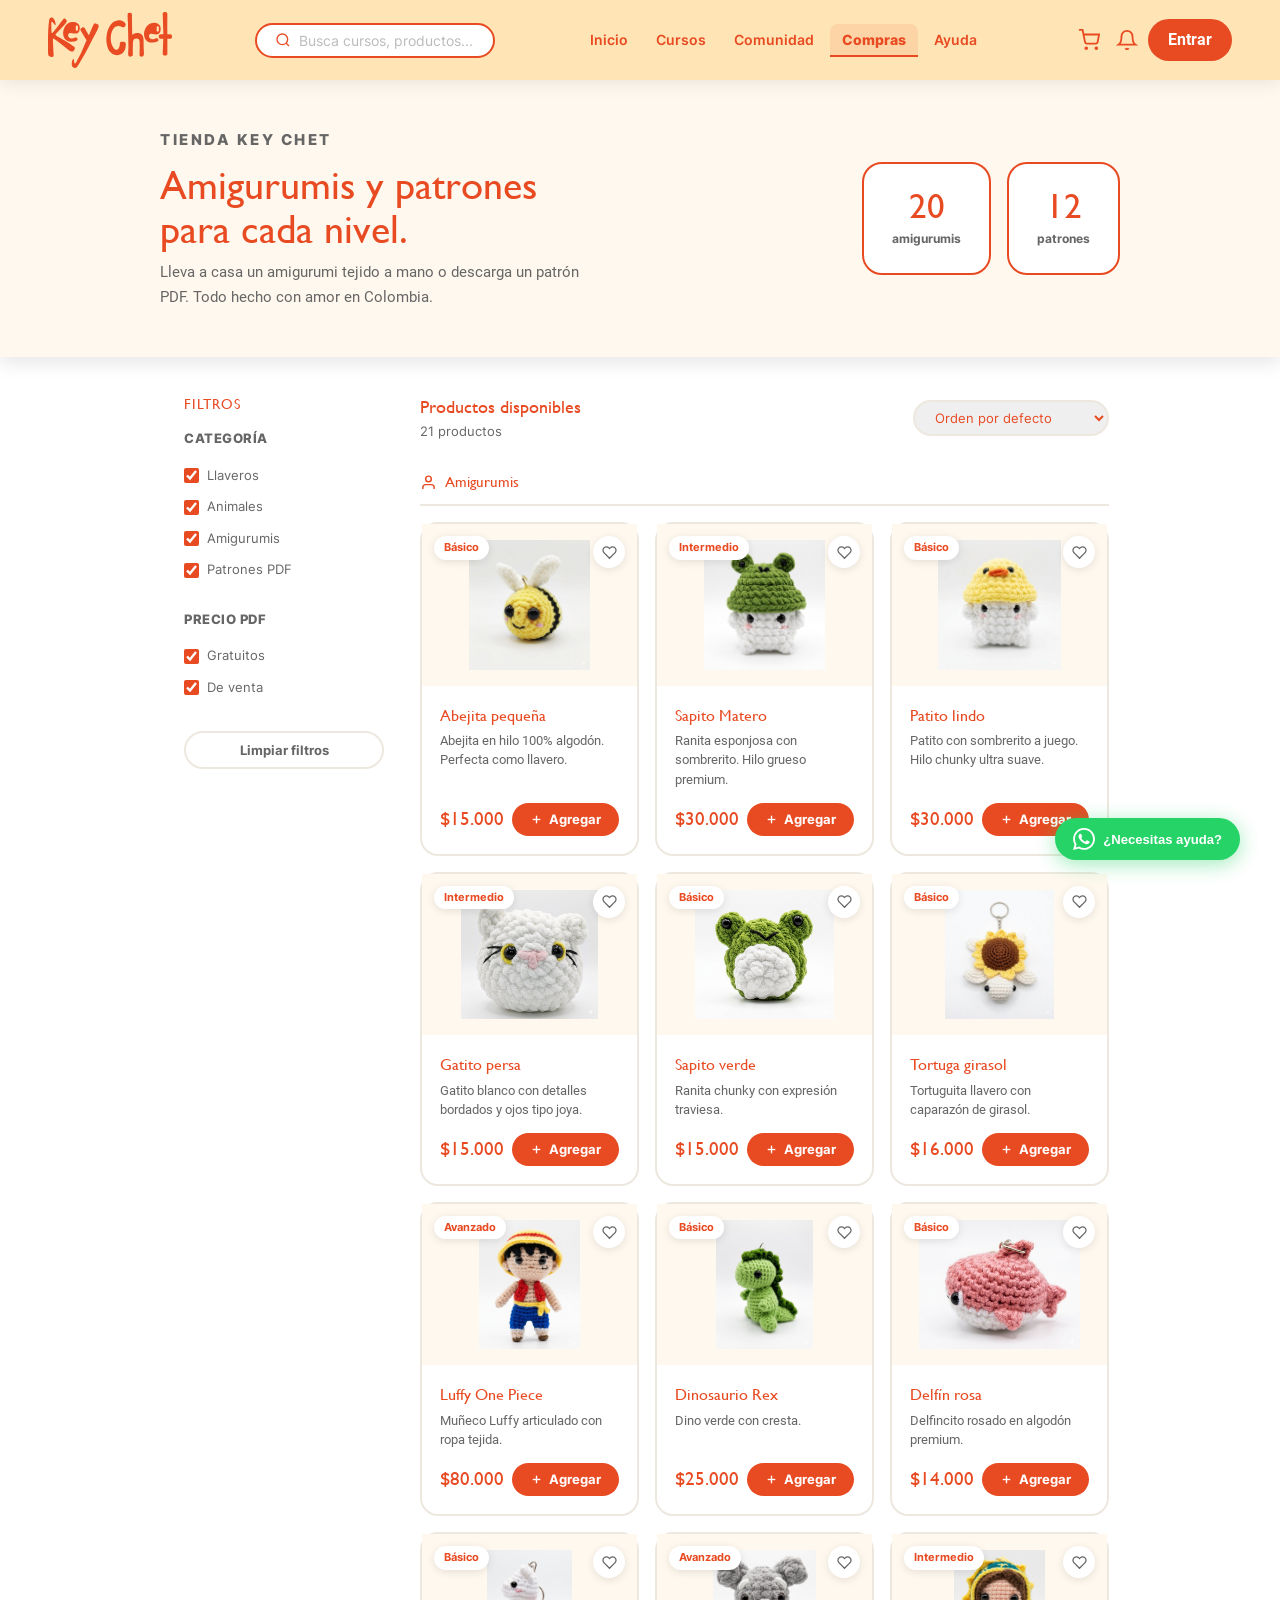
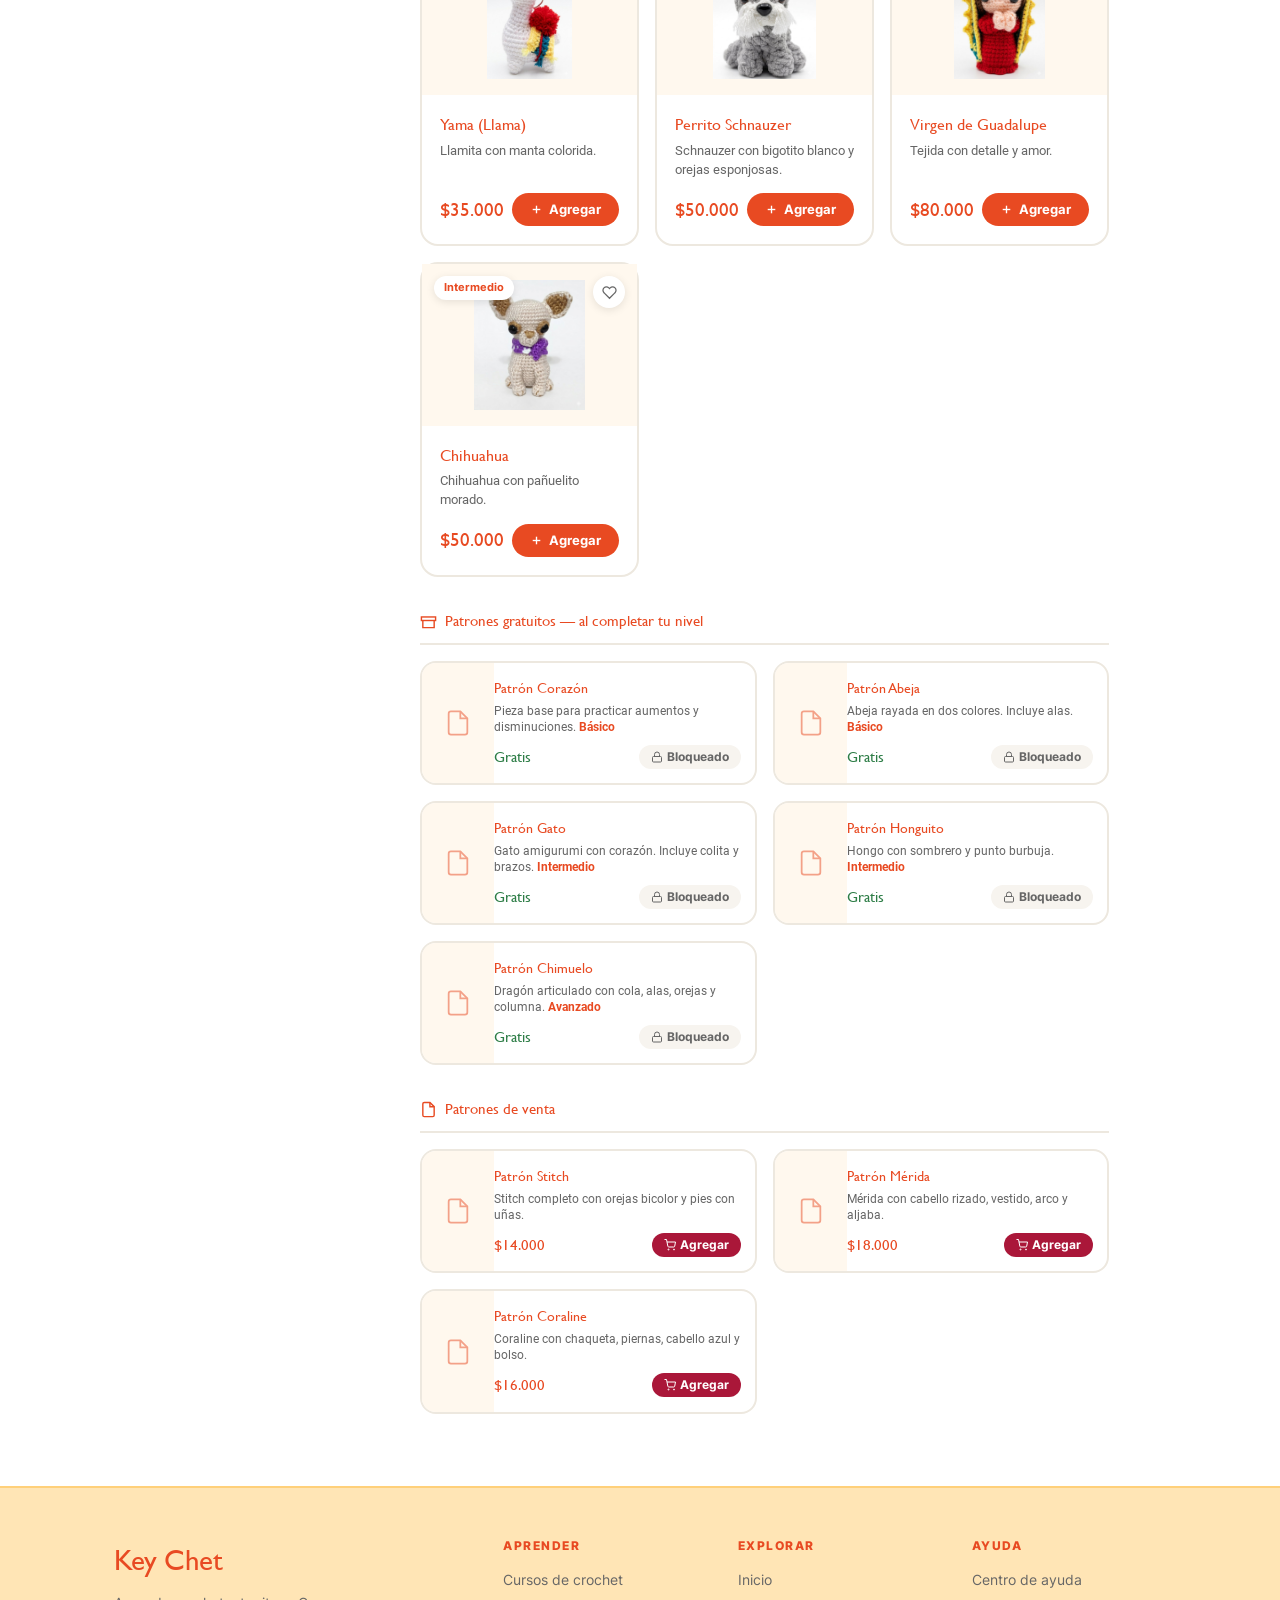
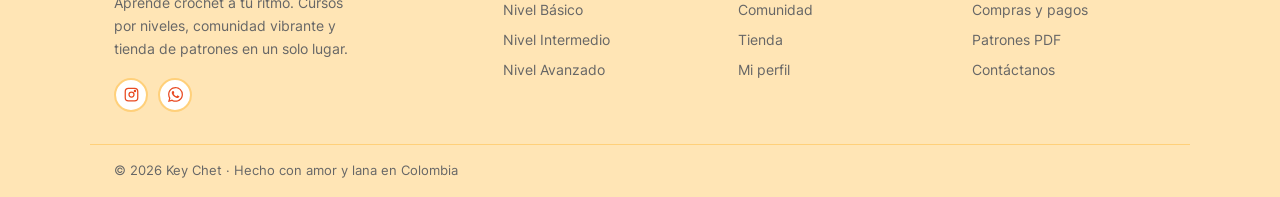
<file: compras.html>
<!DOCTYPE html>
<html lang="es">
<head>
  <meta charset="UTF-8">
  <meta name="viewport" content="width=device-width, initial-scale=1.0">
  <title>Tienda – Key Chet</title>
  <link rel="stylesheet" href="css/kc.css">
  <style>
    /* ── HERO ── */
    .shop-hero{box-shadow:0 6px 18px 0 rgba(0,0,0,0.10);position:relative;z-index:2;background:var(--crema-suave);padding:48px 24px;}
    .shop-hero-inner{max-width:960px;margin:0 auto;display:grid;grid-template-columns:1fr auto;align-items:center;gap:40px;}
    .hero-label{font-family:var(--fu);font-size:.72rem;font-weight:800;text-transform:uppercase;letter-spacing:2.5px;color:var(--fucsia);margin-bottom:10px;}
    .shop-hero h1{font-family:var(--ft);font-size:clamp(1.8rem,3.5vw,2.5rem);font-weight:700;color:var(--naranja);line-height:1.1;margin-bottom:10px;}
    .shop-hero p{font-size:.95rem;color:var(--gris-medio);line-height:1.6;max-width:420px;}
    .hero-stats{display:flex;gap:16px;flex-shrink:0;}
    .stat-box{background:white;border-radius:20px;padding:24px 28px;text-align:center;border:2px solid var(--naranja);min-width:110px;}
    .stat-box .num{font-family:var(--ft);font-size:2.2rem;font-weight:700;color:var(--naranja);display:block;line-height:1;}
    .stat-box .lab{font-size:.78rem;color:var(--gris-medio);font-family:var(--fu);font-weight:700;margin-top:5px;display:block;}

    /* ── TABS ── */
    .shop-tabs{border-bottom:2px solid var(--gris-borde);background:white;padding:0 24px;position:sticky;top:80px;z-index:1;}
    .shop-tabs-inner{max-width:960px;margin:0 auto;display:flex;align-items:center;justify-content:space-between;}
    .tabs-left{display:flex;overflow-x:auto;scrollbar-width:none;padding-left:236px;}
    .tabs-left::-webkit-scrollbar{display:none;}
    .shop-tab{padding:16px 20px;border:none;background:transparent;font-family:var(--fu);font-size:.88rem;font-weight:700;color:var(--gris-medio);cursor:pointer;border-bottom:3px solid transparent;transition:var(--trans);margin-bottom:-2px;white-space:nowrap;}
    .shop-tab:hover{color:var(--naranja);}
    .shop-tab.active{color:var(--naranja);border-bottom-color:var(--naranja);}

    /* ── PAGE LAYOUT ── */
    .shop-page{max-width:960px;margin:0 auto;padding:36px 24px 64px;display:grid;grid-template-columns:200px 1fr;gap:36px;}

    /* ── SIDEBAR FILTROS ── */
    .filtros{position:sticky;top:130px;height:fit-content;}
    .filtros h3{font-family:var(--ft);font-size:.88rem;font-weight:700;color:var(--naranja);text-transform:uppercase;letter-spacing:1px;margin-bottom:14px;}
    .filtro-group{margin-bottom:24px;}
    .filtro-group h4{font-family:var(--fu);font-size:.8rem;font-weight:800;color:var(--gris-medio);text-transform:uppercase;letter-spacing:.5px;margin-bottom:10px;}
    .filtro-check{display:flex;align-items:center;gap:8px;padding:5px 0;cursor:pointer;}
    .filtro-check input{accent-color:var(--naranja);width:15px;height:15px;cursor:pointer;}
    .filtro-check label{font-family:var(--fu);font-size:.84rem;color:var(--gris-medio);cursor:pointer;}
    .btn-limpiar{width:100%;padding:9px;border-radius:999px;border:2px solid var(--gris-borde);background:white;font-family:var(--fu);font-size:.82rem;font-weight:700;color:var(--gris-medio);cursor:pointer;transition:var(--trans);margin-top:4px;}
    .btn-limpiar:hover{border-color:var(--naranja);color:var(--naranja);}

    /* ── PRODUCTOS AREA ── */
    .productos-area{}
    .area-header{display:flex;align-items:center;justify-content:space-between;margin-bottom:20px;flex-wrap:wrap;gap:10px;}
    .area-header h3{font-family:var(--ft);font-size:1.1rem;font-weight:700;color:var(--naranja);}
    .area-header p{font-size:.82rem;color:var(--gris-medio);font-family:var(--fu);}
    .sort-sel{border:2px solid var(--gris-borde);border-radius:999px;padding:7px 16px;font-family:var(--fu);font-size:.82rem;outline:none;color:var(--naranja);cursor:pointer;transition:border-color .2s;}
    .sort-sel:focus{border-color:var(--naranja);}

    /* ── SECCIÓN SEPARADOR ── */
    .sec-sep{font-family:var(--ft);font-size:.95rem;font-weight:700;color:var(--naranja);margin:28px 0 16px;padding-bottom:10px;border-bottom:2px solid var(--gris-borde);display:flex;align-items:center;gap:8px;}
    .sec-sep svg{width:17px;height:17px;}

    /* ── PRODUCT GRID — 2 cols ── */
    .prod-grid{display:grid;grid-template-columns:1fr 1fr 1fr;gap:16px;margin-bottom:8px;}

    /* ── TARJETA AMIGURUMI — imagen dominante ── */
    .prod-card{background:white;border-radius:18px;border:2px solid var(--gris-borde);transition:var(--trans);display:flex;flex-direction:column;}
    .prod-card:hover{transform:translateY(-6px);box-shadow:0 16px 40px rgba(232,74,34,.14);border-color:var(--naranja);}
    .prod-img{width:100%;aspect-ratio:4/3;overflow:hidden;background:var(--crema-suave);position:relative;flex-shrink:0;}
    .prod-img img{width:100%;height:100%;object-fit:contain;padding:16px;transition:transform .5s;}
    .prod-card:hover .prod-img img{transform:scale(1.07);}
    .prod-badges{position:absolute;top:12px;left:12px;display:flex;gap:6px;flex-wrap:wrap;}
    .prod-badge{padding:3px 10px;border-radius:999px;font-family:var(--fu);font-size:.68rem;font-weight:700;background:white;box-shadow:0 2px 8px rgba(0,0,0,.1);}
    .prod-badge.nivel{color:var(--naranja);}
    .prod-fav{position:absolute;top:12px;right:12px;width:32px;height:32px;border-radius:50%;background:white;display:flex;align-items:center;justify-content:center;box-shadow:0 2px 8px rgba(0,0,0,.1);cursor:pointer;border:none;transition:var(--trans);}
    .prod-fav:hover{transform:scale(1.15);}
    .prod-fav svg{width:15px;height:15px;color:var(--gris-medio);}
    .prod-fav.faved svg{color:var(--naranja);fill:var(--naranja);}
    .prod-body{padding:16px 18px 18px;display:flex;flex-direction:column;flex:1;}
    .prod-body h4{font-family:var(--ft);font-size:1rem;font-weight:700;color:var(--naranja);margin-bottom:4px;}
    .prod-desc{font-size:.8rem;color:var(--gris-medio);line-height:1.5;margin-bottom:14px;flex:1;}
    .prod-footer{display:flex;align-items:center;justify-content:space-between;gap:8px;margin-top:auto;}
    .prod-precio{font-family:var(--ft);font-size:1.2rem;font-weight:700;color:var(--naranja);}
    .btn-add{display:flex;align-items:center;gap:6px;background:var(--naranja);color:white;border:none;padding:9px 18px;border-radius:999px;font-family:var(--fu);font-size:.8rem;font-weight:700;cursor:pointer;transition:var(--trans);}
    .btn-add:hover{transform:scale(1.04);box-shadow:0 6px 16px rgba(232,74,34,.35);}
    .btn-add svg{width:13px;height:13px;}

    /* ── TARJETA PDF — 2 cols también pero más compacta ── */
    .pdf-grid{display:grid;grid-template-columns:1fr 1fr;gap:16px;margin-bottom:8px;}
    .pdf-card{background:white;border-radius:16px;border:2px solid var(--gris-borde);overflow:hidden;transition:var(--trans);display:flex;align-items:center;gap:0;}
    .pdf-card:hover{border-color:var(--naranja);box-shadow:0 8px 24px rgba(232,74,34,.1);transform:translateY(-3px);}
    .pdf-left{width:72px;min-width:72px;align-self:stretch;display:flex;align-items:center;justify-content:center;background:var(--crema-suave);}
    .pdf-left svg{width:28px;height:28px;color:var(--naranja);opacity:.5;}
    .pdf-body{padding:14px 14px 14px 0;flex:1;}
    .pdf-body h4{font-family:var(--ft);font-size:.88rem;font-weight:700;color:var(--naranja);margin-bottom:3px;}
    .pdf-body p{font-size:.72rem;color:var(--gris-medio);line-height:1.4;margin-bottom:10px;}
    .pdf-footer{display:flex;align-items:center;justify-content:space-between;}
    .pdf-precio{font-family:var(--ft);font-size:.95rem;font-weight:700;}
    .pdf-precio.gratis{color:#2d7d46;}
    .pdf-precio.venta{color:var(--naranja);}
    .btn-pdf{display:flex;align-items:center;gap:4px;border:none;padding:5px 12px;border-radius:999px;font-family:var(--fu);font-size:.72rem;font-weight:700;cursor:pointer;transition:var(--trans);}
    .btn-pdf svg{width:12px;height:12px;}
    .btn-dl{background:var(--naranja);color:white;}
    .btn-dl:hover{transform:scale(1.05);}
    .btn-lock{background:var(--gris-claro);color:var(--gris-medio);}
    .btn-buy{background:var(--fucsia);color:white;}
    .btn-buy:hover{transform:scale(1.05);}

    /* ── EMPTY ── */
    .empty-area{text-align:center;padding:4rem;color:var(--gris-medio);grid-column:1/-1;}
    .empty-area p{font-family:var(--fu);font-size:.9rem;}

    /* ── RESPONSIVE ── */
    @media(max-width:860px){
      .shop-hero-inner{grid-template-columns:1fr;}.hero-stats{display:none;}
      .shop-tabs{top:68px;padding:0 16px;}
      .shop-page{grid-template-columns:1fr;padding:20px 16px 48px;}
      .filtros{position:static;display:none;}
      .prod-grid,.pdf-grid{grid-template-columns:1fr 1fr;}
    }
    @media(max-width:480px){.prod-grid,.pdf-grid{grid-template-columns:1fr;}}
  </style>
</head>
<body>
<script>const PAGE_TITLE='Compras';</script>
<nav id="main-nav"></nav>

<!-- HERO -->
<div class="shop-hero">
  <div class="shop-hero-inner fade-up">
    <div>
      <p class="hero-label">Tienda Key Chet</p>
      <h1>Amigurumis y patrones<br>para cada nivel.</h1>
      <p>Lleva a casa un amigurumi tejido a mano o descarga un patrón PDF. Todo hecho con amor en Colombia.</p>
    </div>
    <div class="hero-stats">
      <div class="stat-box"><span class="num">20</span><span class="lab">amigurumis</span></div>
      <div class="stat-box"><span class="num">12</span><span class="lab">patrones</span></div>
    </div>
  </div>
</div>


<!-- PAGE LAYOUT -->
<div class="shop-page">

  <!-- FILTROS SIDEBAR -->
  <div class="filtros fade-up">
    <h3>Filtros</h3>
    <div class="filtro-group">
      <h4>Categoría</h4>
      <label class="filtro-check"><input type="checkbox" id="chkLlaveros" checked onchange="render()"><label>Llaveros</label></label>
      <label class="filtro-check"><input type="checkbox" id="chkAnimales" checked onchange="render()"><label>Animales</label></label>
      <label class="filtro-check"><input type="checkbox" id="chkAmis" checked onchange="render()"><label>Amigurumis</label></label>
      <label class="filtro-check"><input type="checkbox" id="chkPDFs" checked onchange="render()"><label>Patrones PDF</label></label>
    </div>
    <div class="filtro-group">
      <h4>Precio PDF</h4>
      <label class="filtro-check"><input type="checkbox" id="chkGratis" checked onchange="render()"><label>Gratuitos</label></label>
      <label class="filtro-check"><input type="checkbox" id="chkVenta" checked onchange="render()"><label>De venta</label></label>
    </div>
    <button class="btn-limpiar" onclick="limpiarFiltros()">Limpiar filtros</button>
  </div>

  <!-- PRODUCTOS -->
  <div class="productos-area">
    <div class="area-header">
      <div><h3>Productos disponibles</h3><p id="contador">Cargando...</p></div>
      <select class="sort-sel" id="sortSel" onchange="render()">
        <option value="default">Orden por defecto</option>
        <option value="az">Nombre A–Z</option>
        <option value="precio-asc">Precio: menor a mayor</option>
        <option value="precio-desc">Precio: mayor a menor</option>
      </select>
    </div>
    <div id="prodContainer"></div>
  </div>
</div>

<!-- FOOTER -->
<footer>
  <div class="footer-main">
    <div class="footer-brand">
      <div class="footer-logo">Key Chet</div>
      <p>Aprende crochet a tu ritmo. Cursos por niveles, comunidad vibrante y tienda de patrones en un solo lugar.</p>
      <div class="footer-socials" style="margin-top:16px">
        <a href="https://www.instagram.com/keychet.co?igsh=MTdrZm80b2w4bDhn&utm_source=qr" target="_blank" class="footer-social-btn" title="Instagram Key Chet">
          <svg viewBox="0 0 24 24" fill="none" stroke="currentColor" stroke-width="2"><rect x="2" y="2" width="20" height="20" rx="5"/><circle cx="12" cy="12" r="4"/><circle cx="17.5" cy="6.5" r="1" fill="currentColor"/></svg>
        </a>
        <a href="https://wa.me/573005059796" class="footer-social-btn" title="WhatsApp">
          <svg viewBox="0 0 24 24" fill="currentColor"><path d="M17.472 14.382c-.297-.149-1.758-.867-2.03-.967-.273-.099-.471-.148-.67.15-.197.297-.767.966-.94 1.164-.173.199-.347.223-.644.075-.297-.15-1.255-.463-2.39-1.475-.883-.788-1.48-1.761-1.653-2.059-.173-.297-.018-.458.13-.606.134-.133.298-.347.446-.52.149-.174.198-.298.298-.497.099-.198.05-.371-.025-.52-.075-.149-.669-1.612-.916-2.207-.242-.579-.487-.5-.669-.51-.173-.008-.371-.01-.57-.01-.198 0-.52.074-.792.372-.272.297-1.04 1.016-1.04 2.479 0 1.462 1.065 2.875 1.213 3.074.149.198 2.096 3.2 5.077 4.487.709.306 1.262.489 1.694.625.712.227 1.36.195 1.871.118.571-.085 1.758-.719 2.006-1.413.248-.694.248-1.289.173-1.413-.074-.124-.272-.198-.57-.347m-5.421 7.403h-.004a9.87 9.87 0 01-5.031-1.378l-.361-.214-3.741.982.998-3.648-.235-.374a9.86 9.86 0 01-1.51-5.26c.001-5.45 4.436-9.884 9.888-9.884 2.64 0 5.122 1.03 6.988 2.898a9.825 9.825 0 012.893 6.994c-.003 5.45-4.437 9.884-9.885 9.884m8.413-18.297A11.815 11.815 0 0012.05 0C5.495 0 .16 5.335.157 11.892c0 2.096.547 4.142 1.588 5.945L.057 24l6.305-1.654a11.882 11.882 0 005.683 1.448h.005c6.554 0 11.89-5.335 11.893-11.893a11.821 11.821 0 00-3.48-8.413z"/></svg>
        </a>
      </div>
    </div>
    <div class="footer-col">
      <h4>Aprender</h4>
      <a href="cursos.html">Cursos de crochet</a>
      <a href="cursos.html">Nivel Básico</a>
      <a href="cursos.html">Nivel Intermedio</a>
      <a href="cursos.html">Nivel Avanzado</a>
    </div>
    <div class="footer-col">
      <h4>Explorar</h4>
      <a href="index.html">Inicio</a>
      <a href="comunidad.html">Comunidad</a>
      <a href="compras.html">Tienda</a>
      <a href="mis-proyectos.html">Mi perfil</a>
    </div>
    <div class="footer-col">
      <h4>Ayuda</h4>
      <a href="ayuda.html">Centro de ayuda</a>
      <a href="ayuda.html#sec-compras">Compras y pagos</a>
      <a href="ayuda.html#sec-patrones">Patrones PDF</a>
      <a href="https://wa.me/573005059796">Contáctanos</a>
    </div>
  </div>
  <div class="footer-bottom">
    <p>© 2026 Key Chet · Hecho con amor y lana en Colombia</p>
    
  </div>
</footer>

<!-- MODALES AUTH -->
<div class="modal-overlay" id="modalLogin">
  <div class="modal">
    <button class="modal-close" onclick="cerrarLogin()"><svg viewBox="0 0 24 24" fill="none" stroke="currentColor" stroke-width="2"><line x1="18" y1="6" x2="6" y2="18"/><line x1="6" y1="6" x2="18" y2="18"/></svg></button>
    <div style="text-align:center;margin-bottom:1.5rem"><h2>Bienvenida de nuevo</h2><p class="modal-sub">Entra a tu cuenta Key Chet</p></div>
    <form onsubmit="iniciarSesion(event)">
      <div class="form-group"><label>Correo electrónico</label><input type="email" id="loginEmail" placeholder="tu@correo.com" required></div>
      <div class="form-group"><label>Contraseña</label><input type="password" id="loginPass" placeholder="••••••••" required></div>
      <button type="submit" class="btn-form">Entrar</button>
    </form>
    <p class="modal-switch">¿No tienes cuenta? <a onclick="cerrarLogin();abrirRegistro()">Regístrate gratis</a></p>
  </div>
</div>
<div class="modal-overlay" id="modalRegistro"><div class="modal"><button class="modal-close" onclick="cerrarRegistro()"><svg viewBox="0 0 24 24" fill="none" stroke="currentColor" stroke-width="2"><line x1="18" y1="6" x2="6" y2="18"/><line x1="6" y1="6" x2="18" y2="18"/></svg></button><div style="text-align:center;margin-bottom:1.5rem"><h2>Únete a Key Chet</h2><p class="modal-sub">Crea tu cuenta gratis</p></div><form onsubmit="registrar(event)"><div class="form-group"><label>Nombre completo</label><input type="text" id="regNombre" placeholder="Tu nombre" required></div><div class="form-group"><label>Correo electrónico</label><input type="email" id="regEmail" placeholder="tu@correo.com" required></div><div class="form-group"><label>Contraseña</label><input type="password" id="regPass" placeholder="Mínimo 6 caracteres" minlength="6" required></div><button type="submit" class="btn-form">Crear mi cuenta</button></form><p class="modal-switch">¿Ya tienes cuenta? <a onclick="cerrarRegistro();abrirLogin()">Iniciar sesión</a></p></div></div>

<!-- MODAL CARRITO -->
<div class="modal-overlay" id="modalCarrito">
  <div class="modal" style="max-width:520px">
    <button class="modal-close" onclick="document.getElementById('modalCarrito').classList.remove('open')"><svg viewBox="0 0 24 24" fill="none" stroke="currentColor" stroke-width="2"><line x1="18" y1="6" x2="6" y2="18"/><line x1="6" y1="6" x2="18" y2="18"/></svg></button>
    <h2 style="margin-bottom:1.5rem">Mi carrito</h2>
    <div id="carritoItems" style="max-height:320px;overflow-y:auto;margin-bottom:1rem"></div>
    <div style="padding-top:1rem;border-top:2px solid var(--gris-borde);display:flex;align-items:center;justify-content:space-between;gap:1rem">
      <div><p style="font-family:var(--fu);font-size:.8rem;color:var(--gris-medio)">Total</p><div style="font-family:var(--ft);font-size:1.5rem;font-weight:700;color:var(--naranja)" id="carritoTotal">$0</div></div>
      <button class="btn-form" style="width:auto;padding:12px 24px;margin-top:0" onclick="finalizarCompra()">Finalizar compra</button>
    </div>
  </div>
</div>

<script src="js/kc.js"></script>
<script>
const AMIGURUMIS=[
  {id:1,  nombre:'Abejita pequeña',    cats:['llaveros'], img:'img/productos/abejita.png',      precio:15000, nivel:'basico',     desc:'Abejita en hilo 100% algodón. Perfecta como llavero.'},
  {id:2,  nombre:'Sapito Matero',      cats:['animales'], img:'img/productos/sapito_matero.png',precio:30000, nivel:'intermedio', desc:'Ranita esponjosa con sombrerito. Hilo grueso premium.'},
  {id:3,  nombre:'Patito lindo',       cats:['animales'], img:'img/productos/patito.png',       precio:30000, nivel:'basico',     desc:'Patito con sombrerito a juego. Hilo chunky ultra suave.'},
  {id:4,  nombre:'Gatito persa',       cats:['llaveros'], img:'img/productos/gatito.png',       precio:15000, nivel:'intermedio', desc:'Gatito blanco con detalles bordados y ojos tipo joya.'},
  {id:5,  nombre:'Sapito verde',       cats:['llaveros'], img:'img/productos/sapito.png',       precio:15000, nivel:'basico',     desc:'Ranita chunky con expresión traviesa.'},
  {id:6,  nombre:'Tortuga girasol',    cats:['llaveros'], img:'img/productos/tortuga.png',      precio:16000, nivel:'basico',     desc:'Tortuguita llavero con caparazón de girasol.'},
  {id:7,  nombre:'Luffy One Piece',    cats:['amigurumis'],img:'img/productos/one_piece.png',   precio:80000, nivel:'avanzado',   desc:'Muñeco Luffy articulado con ropa tejida.'},
  {id:8,  nombre:'Dinosaurio Rex',     cats:['animales'], img:'img/productos/dinosaurio.png',   precio:25000, nivel:'basico',     desc:'Dino verde con cresta.'},
  {id:9,  nombre:'Delfín rosa',        cats:['llaveros'], img:'img/productos/delfin.png',       precio:14000, nivel:'basico',     desc:'Delfincito rosado en algodón premium.'},
  {id:10, nombre:'Yama (Llama)',       cats:['animales'], img:'img/productos/yama.png',         precio:35000, nivel:'basico',     desc:'Llamita con manta colorida.'},
  {id:11, nombre:'Perrito Schnauzer',  cats:['animales'], img:'img/productos/perrito.png',      precio:50000, nivel:'avanzado',   desc:'Schnauzer con bigotito blanco y orejas esponjosas.'},
  {id:12, nombre:'Virgen de Guadalupe',cats:['amigurumis'],img:'img/productos/virgen.png',      precio:80000, nivel:'intermedio', desc:'Tejida con detalle y amor.'},
  {id:13, nombre:'Chihuahua',          cats:['animales'], img:'img/productos/chihuahua.png',    precio:50000, nivel:'intermedio', desc:'Chihuahua con pañuelito morado.'},
];
const PATRON_LIBRES=[
  {id:'corazon', nombre:'Patrón Corazón',  nivel:'basico',     file:'patrones/patron_corazon.pdf',  desc:'Pieza base para practicar aumentos y disminuciones.'},
  {id:'abeja',   nombre:'Patrón Abeja',    nivel:'basico',     file:'patrones/patron_abeja.pdf',    desc:'Abeja rayada en dos colores. Incluye alas.'},
  {id:'gato',    nombre:'Patrón Gato',     nivel:'intermedio', file:'patrones/patron_gato.pdf',     desc:'Gato amigurumi con corazón. Incluye colita y brazos.'},
  {id:'honguito',nombre:'Patrón Honguito', nivel:'intermedio', file:'patrones/patron_honguito.pdf', desc:'Hongo con sombrero y punto burbuja.'},
  {id:'chimuelo',nombre:'Patrón Chimuelo', nivel:'avanzado',   file:'patrones/patron_chimuelo.pdf', desc:'Dragón articulado con cola, alas, orejas y columna.'},
];
const PATRON_VENTA=[
  {id:'stitch',  nombre:'Patrón Stitch',  nivel:'avanzado', file:'patrones/patron_stitch.pdf',   precio:14000, desc:'Stitch completo con orejas bicolor y pies con uñas.'},
  {id:'merida',  nombre:'Patrón Mérida',  nivel:'avanzado', file:'patrones/patron_merida.pdf',   precio:18000, desc:'Mérida con cabello rizado, vestido, arco y aljaba.'},
  {id:'coraline',nombre:'Patrón Coraline',nivel:'avanzado', file:'patrones/patron_coraline.pdf', precio:16000, desc:'Coraline con chaqueta, piernas, cabello azul y bolso.'},
];
const NIVEL_LABEL={basico:'Básico',intermedio:'Intermedio',avanzado:'Avanzado'};
let seccionActiva='todos', busqueda='';
const getFavs=()=>{try{return JSON.parse(localStorage.getItem('kc_shop_favs'))||[];}catch{return[];}};
const setFavs=f=>localStorage.setItem('kc_shop_favs',JSON.stringify(f));

function setSeccion(s,btn){
  seccionActiva=s;
  document.querySelectorAll('.shop-tab').forEach(b=>b.classList.remove('active'));
  btn.classList.add('active');render();
}
function limpiarFiltros(){
  ['chkLlaveros','chkAnimales','chkAmis','chkPDFs','chkGratis','chkVenta'].forEach(id=>{const el=document.getElementById(id);if(el)el.checked=true;});
  busqueda='';seccionActiva='todos';
  const inp=document.getElementById('navSearchInput');if(inp)inp.value='';
  document.querySelectorAll('.shop-tab').forEach(b=>b.classList.remove('active'));
  document.querySelector('.shop-tab')?.classList.add('active');
  render();
}
function filtrarBusqueda(val){busqueda=val.toLowerCase();render();}
function patronDesbloqueado(id){return getPatrones().some(p=>p.id===id);}

function render(){
  const showLlaveros=document.getElementById('chkLlaveros')?.checked!==false;
  const showAnimales=document.getElementById('chkAnimales')?.checked!==false;
  const showAmis  =document.getElementById('chkAmis')?.checked!==false;
  const showPDFs  =document.getElementById('chkPDFs')?.checked!==false;
  const showBas   =true;
  const showInt   =true;
  const showAva   =true;
  const showGratis=document.getElementById('chkGratis')?.checked!==false;
  const showVenta =document.getElementById('chkVenta')?.checked!==false;
  const sort=document.getElementById('sortSel')?.value||'default';
  const favs=getFavs();const demo=isDemoOn();
  const excluirAmis=['patrones'];
  const excluirPDFs=['amigurumis','animales','personajes','llaveros'];

  let amis=AMIGURUMIS.filter(p=>{
    const catMatch =
      (p.cats.includes('llaveros')   && showLlaveros) ||
      (p.cats.includes('animales')   && showAnimales) ||
      (p.cats.includes('amigurumis') && showAmis);
    if(!catMatch) return false;
    if(busqueda&&!p.nombre.toLowerCase().includes(busqueda))return false;
    return true;
  });
  let pLibres=PATRON_LIBRES.filter(p=>{
    if(!showPDFs||!showGratis)return false;
    if(!showBas&&p.nivel==='basico')return false;
    if(!showInt&&p.nivel==='intermedio')return false;
    if(!showAva&&p.nivel==='avanzado')return false;
    if(excluirPDFs.includes(seccionActiva))return false;
    if(busqueda&&!p.nombre.toLowerCase().includes(busqueda))return false;
    return true;
  });
  let pVenta=PATRON_VENTA.filter(p=>{
    if(!showPDFs||!showVenta)return false;
    if(!showAva)return false;
    if(excluirPDFs.includes(seccionActiva))return false;
    if(busqueda&&!p.nombre.toLowerCase().includes(busqueda))return false;
    return true;
  });
  const sortArr=arr=>{
    if(sort==='az')arr.sort((a,b)=>a.nombre.localeCompare(b.nombre));
    if(sort==='precio-asc')arr.sort((a,b)=>(a.precio||0)-(b.precio||0));
    if(sort==='precio-desc')arr.sort((a,b)=>(b.precio||0)-(a.precio||0));
    return arr;
  };
  sortArr(amis);sortArr(pLibres);sortArr(pVenta);
  const total=amis.length+pLibres.length+pVenta.length;
  document.getElementById('contador').textContent=`${total} producto${total!==1?'s':''}`;

  let html='';
  const pdfSvg=`<svg viewBox="0 0 24 24" fill="none" stroke="currentColor" stroke-width="1.5"><path d="M14 2H6a2 2 0 0 0-2 2v16a2 2 0 0 0 2 2h12a2 2 0 0 0 2-2V8z"/><polyline points="14 2 14 8 20 8"/></svg>`;
  const dlSvg=`<svg viewBox="0 0 24 24" fill="none" stroke="currentColor" stroke-width="2"><path d="M21 15v4a2 2 0 0 1-2 2H5a2 2 0 0 1-2-2v-4"/><polyline points="7 10 12 15 17 10"/></svg>`;
  const lockSvg=`<svg viewBox="0 0 24 24" fill="none" stroke="currentColor" stroke-width="2"><rect x="3" y="11" width="18" height="11" rx="2"/><path d="M7 11V7a5 5 0 0 1 10 0v4"/></svg>`;
  const cartSvg=`<svg viewBox="0 0 24 24" fill="none" stroke="currentColor" stroke-width="2"><circle cx="9" cy="21" r="1"/><circle cx="20" cy="21" r="1"/><path d="M1 1h4l2.68 13.39a2 2 0 0 0 2 1.61h9.72a2 2 0 0 0 2-1.61L23 6H6"/></svg>`;
  const plusSvg=`<svg viewBox="0 0 24 24" fill="none" stroke="currentColor" stroke-width="2.5"><line x1="12" y1="5" x2="12" y2="19"/><line x1="5" y1="12" x2="19" y2="12"/></svg>`;
  const heartSvg=`<svg viewBox="0 0 24 24" fill="none" stroke="currentColor" stroke-width="2"><path d="M20.84 4.61a5.5 5.5 0 0 0-7.78 0L12 5.67l-1.06-1.06a5.5 5.5 0 0 0-7.78 7.78l1.06 1.06L12 21.23l7.78-7.78 1.06-1.06a5.5 5.5 0 0 0 0-7.78z"/></svg>`;
  const heartFillSvg=`<svg viewBox="0 0 24 24" fill="currentColor"><path d="M20.84 4.61a5.5 5.5 0 0 0-7.78 0L12 5.67l-1.06-1.06a5.5 5.5 0 0 0-7.78 7.78l1.06 1.06L12 21.23l7.78-7.78 1.06-1.06a5.5 5.5 0 0 0 0-7.78z"/></svg>`;

  if(amis.length){
    html+=`<div class="sec-sep"><svg viewBox="0 0 24 24" fill="none" stroke="currentColor" stroke-width="2"><path d="M20 21v-2a4 4 0 0 0-4-4H8a4 4 0 0 0-4 4v2"/><circle cx="12" cy="7" r="4"/></svg>Amigurumis</div>`;
    html+=`<div class="prod-grid">${amis.map(p=>{
      const faved=favs.includes(p.id);
      return `<div class="prod-card">
        <div class="prod-img">
          <img src="${p.img}" alt="${p.nombre}" loading="lazy" onerror="this.style.display='none'">
          <div class="prod-badges"><span class="prod-badge nivel">${NIVEL_LABEL[p.nivel]}</span></div>
          <button class="prod-fav${faved?' faved':''}" onclick="toggleFav(${p.id})" title="Favorito">${faved?heartFillSvg:heartSvg}</button>
        </div>
        <div class="prod-body">
          <h4>${p.nombre}</h4>
          <p class="prod-desc">${p.desc}</p>
          <div class="prod-footer">
            <span class="prod-precio">$${p.precio.toLocaleString('es-CO')}</span>
            <button class="btn-add" onclick="agregarAlCarrito(${p.id},'ami')">${plusSvg} Agregar</button>
          </div>
        </div>
      </div>`;}).join('')}</div>`;
  }
  if(pLibres.length){
    html+=`<div class="sec-sep" style="${amis.length?'margin-top:32px':''}"><svg viewBox="0 0 24 24" fill="none" stroke="currentColor" stroke-width="2"><polyline points="20 12 20 22 4 22 4 12"/><rect x="2" y="7" width="20" height="5"/></svg>Patrones gratuitos — al completar tu nivel</div>`;
    html+=`<div class="pdf-grid">${pLibres.map(p=>{
      const desbloqueado=demo||patronDesbloqueado(p.id);
      return `<div class="pdf-card">
        <div class="pdf-left">${pdfSvg}</div>
        <div class="pdf-body">
          <h4>${p.nombre}</h4>
          <p>${p.desc} <strong style="color:var(--naranja)">${NIVEL_LABEL[p.nivel]}</strong></p>
          <div class="pdf-footer">
            <span class="pdf-precio gratis">Gratis</span>
            ${desbloqueado
              ? `<button class="btn-pdf btn-dl" onclick="descargarPDF('${p.file}','${p.nombre}')">${dlSvg} Descargar</button>`
              : `<button class="btn-pdf btn-lock" onclick="toast('Completa el Nivel ${NIVEL_LABEL[p.nivel]} para desbloquearlo.','info')">${lockSvg} Bloqueado</button>`}
          </div>
        </div>
      </div>`;}).join('')}</div>`;
  }
  if(pVenta.length){
    html+=`<div class="sec-sep" style="${(amis.length||pLibres.length)?'margin-top:32px':''}"><svg viewBox="0 0 24 24" fill="none" stroke="currentColor" stroke-width="2"><path d="M14 2H6a2 2 0 0 0-2 2v16a2 2 0 0 0 2 2h12a2 2 0 0 0 2-2V8z"/><polyline points="14 2 14 8 20 8"/></svg>Patrones de venta</div>`;
    html+=`<div class="pdf-grid">${pVenta.map(p=>`
      <div class="pdf-card">
        <div class="pdf-left">${pdfSvg}</div>
        <div class="pdf-body">
          <h4>${p.nombre}</h4>
          <p>${p.desc}</p>
          <div class="pdf-footer">
            <span class="pdf-precio venta">$${p.precio.toLocaleString('es-CO')}</span>
            <button class="btn-pdf btn-buy" onclick="agregarAlCarrito('${p.id}','pdf')">${cartSvg} Agregar</button>
          </div>
        </div>
      </div>`).join('')}</div>`;
  }
  if(!html) html=`<div class="empty-area"><p>No hay productos con ese filtro.</p></div>`;
  document.getElementById('prodContainer').innerHTML=html;
}

function toggleFav(id){
  const favs=getFavs();
  if(favs.includes(id)) setFavs(favs.filter(f=>f!==id));
  else { favs.push(id);setFavs(favs);toast('Guardado en favoritos.','info');}
  render();
}
function agregarAlCarrito(id,tipo){
  const u=getUsuario();if(!u){toast('Inicia sesión para agregar al carrito.','err');abrirLogin();return;}
  let nombre,precio,img='';
  if(tipo==='ami'){const p=AMIGURUMIS.find(x=>x.id===id);if(!p)return;nombre=p.nombre;precio=p.precio;img=p.img;}
  else{const p=PATRON_VENTA.find(x=>x.id===id);if(!p)return;nombre=p.nombre;precio=p.precio;}
  const carrito=getCarrito();const ex=carrito.find(i=>i.id===id&&i.tipo===tipo);
  if(ex)ex.qty+=1;else carrito.push({id,tipo,nombre,precio,img,qty:1});
  setCarrito(carrito);actualizarNav();toast(`${nombre} agregado al carrito.`,'ok');
  setTimeout(()=>abrirCarritoNav(),400);
}
function descargarPDF(file,nombre){const a=document.createElement('a');a.href=file;a.download=`KeyChet_${nombre}.pdf`;a.click();toast(`Descargando ${nombre}...`,'ok');}
function onLoginSuccess(){actualizarNav();render();}

document.addEventListener('DOMContentLoaded',()=>render());
</script>
</body>
</html>
</file>
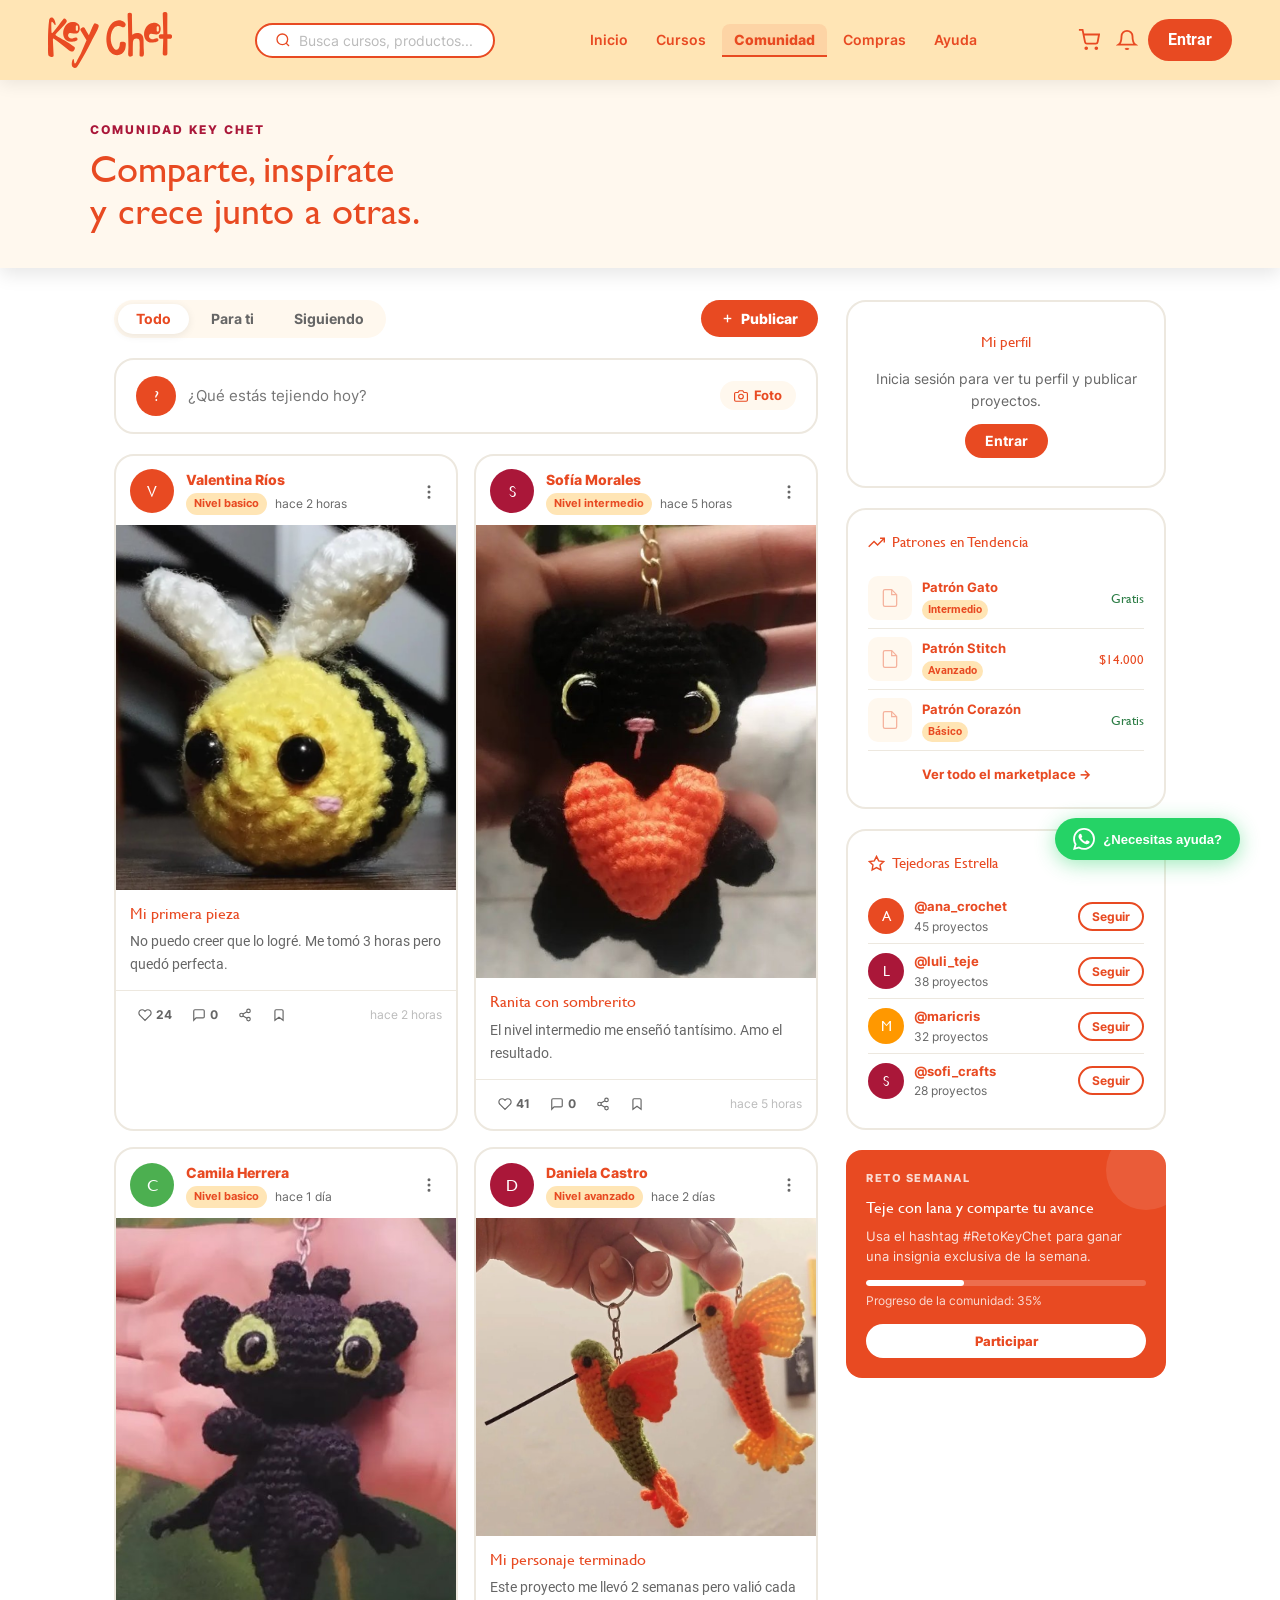
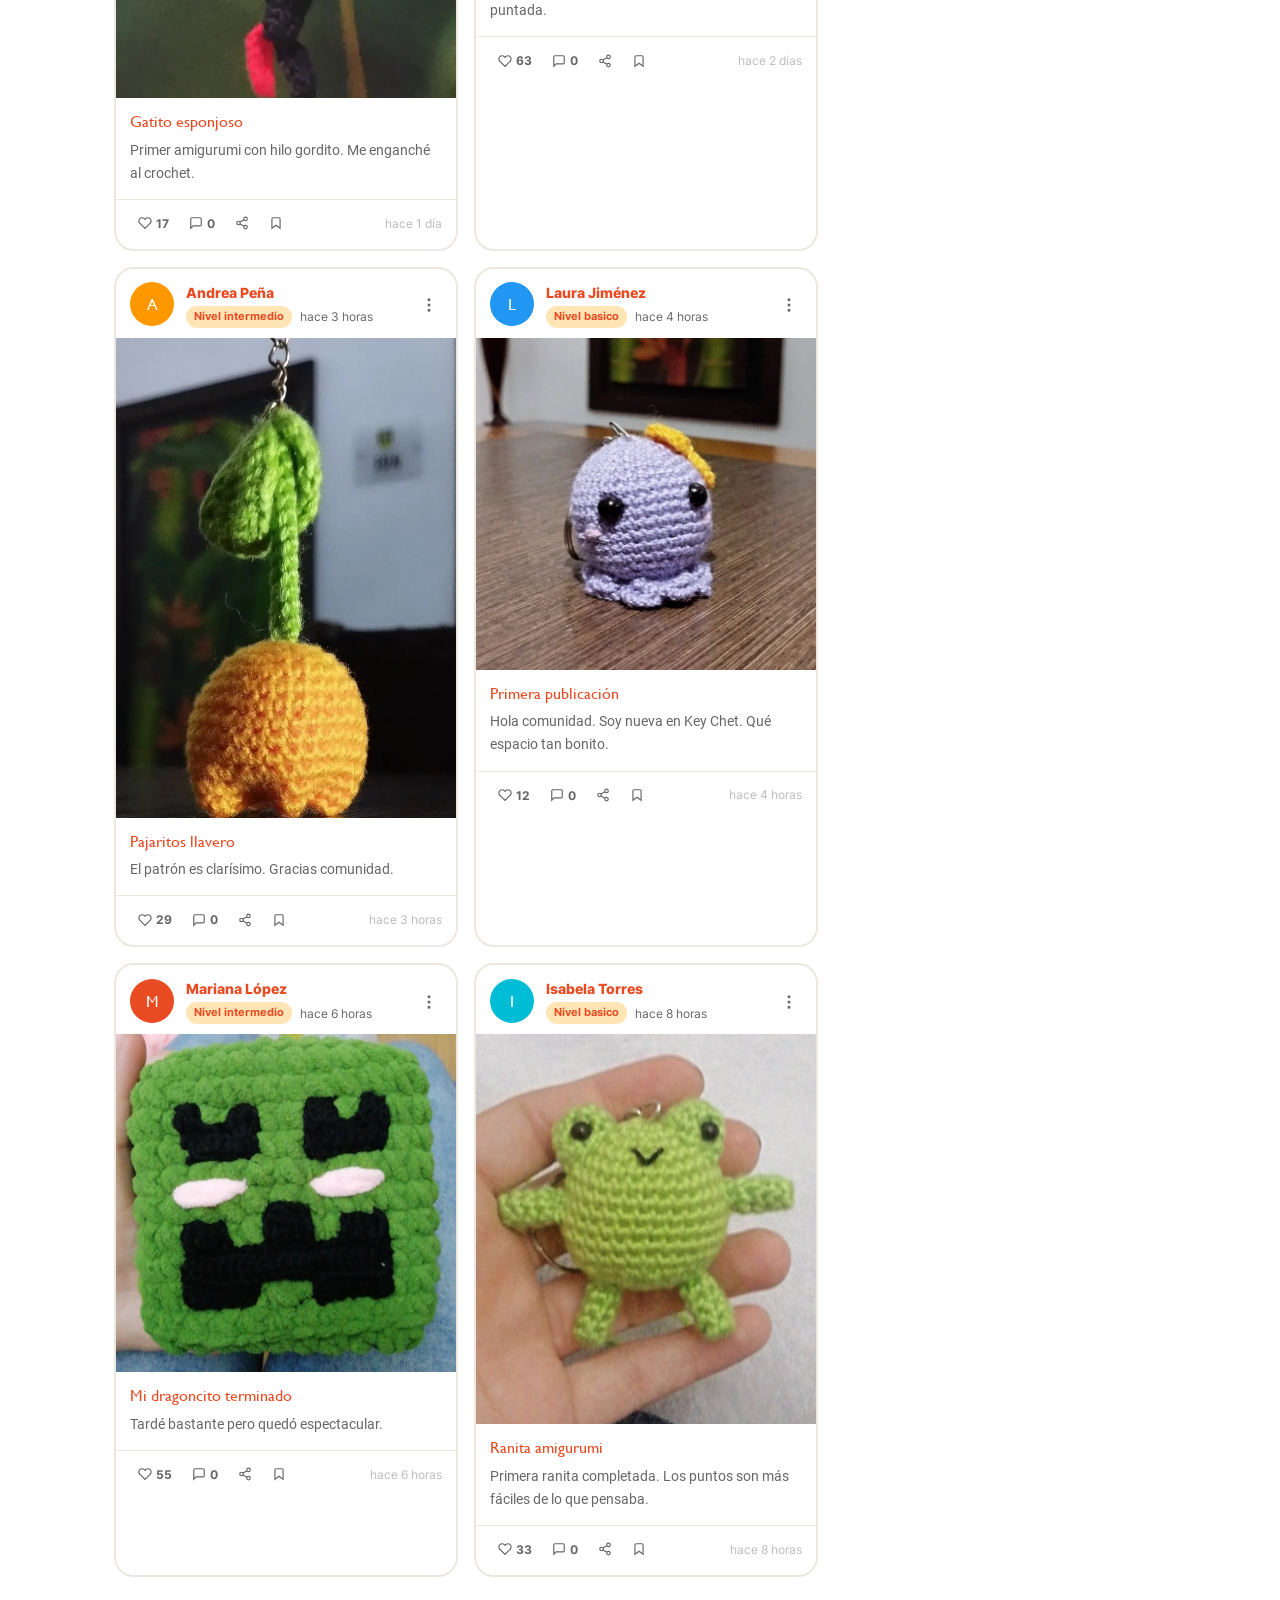
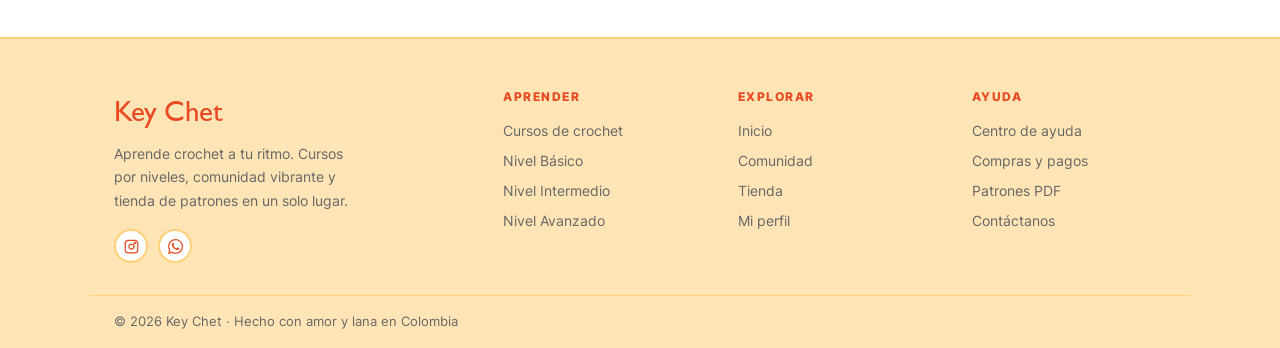
<file: comunidad.html>
<!DOCTYPE html>
<html lang="es">
<head>
  <meta charset="UTF-8">
  <meta name="viewport" content="width=device-width, initial-scale=1.0">
  <title>Comunidad – Key Chet</title>
  <link rel="stylesheet" href="css/kc.css">
  <style>
    /* ── LAYOUT PRINCIPAL ── */
    .com-page { display:grid; grid-template-columns:1fr 320px; gap:28px; max-width:1100px; margin:0 auto; padding:32px 24px 60px; }

    /* ── FEED CENTRAL ── */
    .feed-header { display:flex; align-items:center; justify-content:space-between; margin-bottom:20px; flex-wrap:wrap; gap:12px; }
    .feed-tabs { display:flex; gap:4px; background:var(--crema-suave); border-radius:999px; padding:4px; }
    .feed-tab { padding:7px 18px; border-radius:999px; border:none; background:transparent; font-family:var(--fu); font-size:.86rem; font-weight:700; color:var(--gris-medio); cursor:pointer; transition:var(--trans); }
    .feed-tab.active { background:white; color:var(--naranja); box-shadow:0 2px 8px rgba(0,0,0,.08); }
    .feed-tab:hover:not(.active) { color:var(--naranja); }
    .btn-publicar { display:flex; align-items:center; gap:7px; background:var(--naranja); color:white; border:none; padding:10px 20px; border-radius:999px; font-family:var(--fu); font-size:.88rem; font-weight:800; cursor:pointer; transition:var(--trans); }
    .btn-publicar:hover { transform:translateY(-2px); box-shadow:0 6px 20px rgba(232,74,34,.35); }
    .btn-publicar svg { width:13px; height:13px; }

    /* ── CAJA DE NUEVA PUBLICACIÓN ── */
    .nueva-pub { background:white; border:2px solid var(--gris-borde); border-radius:20px; padding:16px 20px; margin-bottom:20px; display:flex; align-items:center; gap:12px; cursor:pointer; transition:var(--trans); }
    .nueva-pub:hover { border-color:var(--naranja); }
    .nueva-pub-av { width:40px; height:40px; border-radius:50%; background:var(--naranja); display:flex; align-items:center; justify-content:center; font-family:var(--ft); font-weight:700; color:white; font-size:.95rem; flex-shrink:0; overflow:hidden; }
    .nueva-pub-av img { width:100%; height:100%; object-fit:cover; border-radius:50%; }
    .nueva-pub-input { flex:1; border:none; outline:none; font-family:var(--fu); font-size:.92rem; color:var(--gris-medio); background:transparent; cursor:pointer; }
    .nueva-pub-btn { display:flex; align-items:center; gap:6px; background:var(--crema-suave); border:none; color:var(--naranja); padding:7px 14px; border-radius:999px; font-family:var(--fu); font-size:.8rem; font-weight:700; cursor:pointer; }
    .nueva-pub-btn svg { width:14px; height:14px; }

    /* ── POST CARD ── */
    .post-card { background:white; border:2px solid var(--gris-borde); border-radius:20px; overflow:hidden; transition:var(--trans); display:flex; flex-direction:column; }
    .post-card:hover { border-color:rgba(232,74,34,.3); box-shadow:0 4px 20px rgba(232,74,34,.08); }
    .post-header { display:flex; align-items:center; gap:12px; padding:16px 20px 12px; }
    .post-avatar { width:44px; height:44px; border-radius:50%; display:flex; align-items:center; justify-content:center; font-family:var(--ft); font-size:1rem; font-weight:700; color:white; flex-shrink:0; overflow:hidden; cursor:pointer; }
    .post-avatar img { width:100%; height:100%; object-fit:cover; border-radius:50%; }
    .post-user-info { flex:1; }
    .post-user-name { font-family:var(--fu); font-size:.9rem; font-weight:800; color:var(--naranja); cursor:pointer; }
    .post-user-name:hover { text-decoration:underline; }
    .post-meta { font-family:var(--fu); font-size:.76rem; color:var(--gris-medio); margin-top:2px; display:flex; align-items:center; gap:8px; flex-wrap:wrap; }
    .nivel-tag { background:var(--crema); color:var(--naranja); padding:2px 8px; border-radius:999px; font-size:.7rem; font-weight:700; }
    .post-more { background:none; border:none; color:var(--gris-medio); cursor:pointer; padding:4px; border-radius:8px; }
    .post-more:hover { background:var(--crema-suave); }
    .post-img { width:100%; max-height:480px; object-fit:cover; display:block; }
    .post-img.no-img { display:none; }
    .post-body { padding:14px 20px 0; }
    .post-titulo { font-family:var(--ft); font-size:1rem; font-weight:700; color:var(--naranja); margin-bottom:5px; }
    .post-desc { font-size:.9rem; color:var(--gris-medio); line-height:1.6; margin-bottom:10px; }
    .post-hashtags { display:flex; gap:6px; flex-wrap:wrap; margin-bottom:10px; }
    .hashtag { font-family:var(--fu); font-size:.78rem; font-weight:700; color:var(--naranja); opacity:.75; }
    .post-footer { display:flex; align-items:center; justify-content:space-between; padding:12px 20px 16px; border-top:1px solid var(--gris-borde); margin-top:4px; }
    .post-actions { display:flex; gap:4px; }
    .post-btn { display:flex; align-items:center; gap:6px; border:none; background:transparent; font-family:var(--fu); font-size:.82rem; font-weight:700; color:var(--gris-medio); cursor:pointer; padding:7px 12px; border-radius:10px; transition:var(--trans); }
    .post-btn:hover { background:var(--crema-suave); color:var(--naranja); }
    .post-btn.liked { color:var(--AA1739); }
    .post-btn svg { width:16px; height:16px; }
    .post-time { font-family:var(--fu); font-size:.76rem; color:#bbb; }

    /* ── SIDEBAR DERECHO ── */
    .sidebar { display:flex; flex-direction:column; gap:20px; }
    .sb-card { background:white; border:2px solid var(--gris-borde); border-radius:20px; padding:20px; }
    .sb-title { font-family:var(--ft); font-size:.95rem; font-weight:700; color:var(--naranja); margin-bottom:14px; display:flex; align-items:center; gap:7px; }
    .sb-title svg { width:17px; height:17px; }

    /* MI PERFIL SIDEBAR */
    .sb-perfil { text-align:center; }
    .sb-av { width:64px; height:64px; border-radius:50%; background:var(--naranja); display:flex; align-items:center; justify-content:center; font-family:var(--ft); font-size:1.6rem; font-weight:700; color:white; margin:0 auto 10px; overflow:hidden; cursor:pointer; border:3px solid var(--crema-oscuro); }
    .sb-av img { width:100%; height:100%; object-fit:cover; border-radius:50%; }
    .sb-nombre { font-family:var(--ft); font-size:1rem; font-weight:700; color:var(--naranja); }
    .sb-nivel { font-family:var(--fu); font-size:.76rem; color:var(--gris-medio); margin-top:3px; margin-bottom:14px; }
    .sb-stats { display:flex; justify-content:space-around; border-top:1px solid var(--gris-borde); padding-top:14px; }
    .sb-stat .num { font-family:var(--ft); font-size:1.2rem; font-weight:700; color:var(--naranja); display:block; }
    .sb-stat .lab { font-size:.68rem; color:var(--gris-medio); font-family:var(--fu); }
    .no-sesion-sb { text-align:center; padding:8px 0; }
    .no-sesion-sb p { font-family:var(--fu); font-size:.86rem; color:var(--gris-medio); margin-bottom:12px; }

    /* PATRONES EN TENDENCIA */
    .trend-item { display:flex; align-items:center; gap:10px; padding:8px 0; border-bottom:1px solid var(--gris-borde); cursor:pointer; transition:var(--trans); }
    .trend-item:last-child { border-bottom:none; }
    .trend-item:hover { opacity:.75; }
    .trend-thumb { width:44px; height:44px; border-radius:10px; object-fit:cover; background:var(--crema-suave); flex-shrink:0; }
    .trend-thumb.placeholder { display:flex; align-items:center; justify-content:center; color:var(--naranja); }
    .trend-thumb.placeholder svg { width:20px; height:20px; opacity:.4; }
    .trend-info { flex:1; }
    .trend-name { font-family:var(--fu); font-size:.84rem; font-weight:700; color:var(--naranja); }
    .trend-meta { font-size:.73rem; color:var(--gris-medio); font-family:var(--fu); margin-top:2px; }
    .trend-price { font-family:var(--ft); font-size:.84rem; font-weight:700; color:var(--naranja); white-space:nowrap; }
    .trend-price.free { color:#2d7d46; }

    /* TEJEDORAS ESTRELLA */
    .estrella-item { display:flex; align-items:center; gap:10px; padding:7px 0; border-bottom:1px solid var(--gris-borde); }
    .estrella-item:last-child { border-bottom:none; }
    .estrella-av { width:36px; height:36px; border-radius:50%; display:flex; align-items:center; justify-content:center; font-family:var(--ft); font-size:.86rem; font-weight:700; color:white; flex-shrink:0; cursor:pointer; }
    .estrella-info { flex:1; }
    .estrella-name { font-family:var(--fu); font-size:.84rem; font-weight:700; color:var(--naranja); cursor:pointer; }
    .estrella-name:hover { text-decoration:underline; }
    .estrella-proyectos { font-size:.72rem; color:var(--gris-medio); font-family:var(--fu); }
    .btn-seguir { border:2px solid var(--naranja); background:transparent; color:var(--naranja); padding:5px 12px; border-radius:999px; font-family:var(--fu); font-size:.76rem; font-weight:700; cursor:pointer; transition:var(--trans); white-space:nowrap; }
    .btn-seguir:hover, .btn-seguir.siguiendo { background:var(--naranja); color:white; }

    /* RETO SEMANAL */
    .reto-card { background:var(--naranja); border-radius:16px; padding:20px; color:white; position:relative; overflow:hidden; }
    .reto-card::after { content:''; position:absolute; top:-20px; right:-20px; width:80px; height:80px; background:rgba(255,255,255,.1); border-radius:50%; }
    .reto-label { font-family:var(--fu); font-size:.7rem; font-weight:800; text-transform:uppercase; letter-spacing:1.5px; opacity:.8; margin-bottom:6px; }
    .reto-title { font-family:var(--ft); font-size:1rem; font-weight:700; margin-bottom:8px; }
    .reto-desc { font-family:var(--fu); font-size:.8rem; line-height:1.5; opacity:.85; margin-bottom:14px; }
    .reto-prog { background:rgba(255,255,255,.2); border-radius:999px; height:6px; margin-bottom:6px; overflow:hidden; }
    .reto-prog-fill { height:100%; background:white; border-radius:999px; }
    .reto-pts { font-family:var(--fu); font-size:.72rem; opacity:.8; margin-bottom:14px; }
    .reto-btn { display:block; text-align:center; background:white; color:var(--naranja); border:none; padding:9px; border-radius:999px; font-family:var(--fu); font-size:.84rem; font-weight:800; cursor:pointer; width:100%; transition:var(--trans); }
    .reto-btn:hover { transform:scale(1.02); }

    /* MODAL PUBLICAR */
    .pub-modal-img-prev { width:100%; aspect-ratio:4/3; border-radius:12px; object-fit:cover; margin-top:.5rem; border:2px solid var(--gris-borde); display:none; background:var(--crema-suave); }

    /* Menú de opciones del post */
    .post-menu-wrap { position:relative; }
    .post-menu-dropdown { display:none; position:absolute; top:100%; right:0; background:white; border:2px solid var(--gris-borde); border-radius:14px; box-shadow:0 8px 24px rgba(0,0,0,.12); min-width:160px; z-index:50; overflow:hidden; }
    .post-menu-dropdown.open { display:block; }
    .post-menu-item { display:flex; align-items:center; gap:8px; padding:10px 16px; font-family:var(--fu); font-size:.83rem; font-weight:700; cursor:pointer; transition:background .15s; border:none; background:transparent; width:100%; text-align:left; }
    .post-menu-item:hover { background:var(--crema-suave); }
    .post-menu-item.danger { color:#e74c3c; }
    .post-menu-item.danger:hover { background:#fef2f2; }
    .post-menu-item svg { width:14px; height:14px; flex-shrink:0; }
    .post-modal-img { width:100%; max-height:340px; object-fit:cover; border-radius:12px; margin-bottom:14px; }
    .comment-item { padding:.6rem 0; border-bottom:1px solid var(--gris-borde); }
    .comment-item:last-child { border-bottom:none; }
    .comment-author { font-family:var(--ft); font-weight:700; font-size:.86rem; color:var(--naranja); }
    .comment-text { font-size:.83rem; color:var(--gris-medio); margin-top:.1rem; line-height:1.5; }

    /* MODAL PERFIL */
    .user-prof-grid { display:grid; grid-template-columns:1fr 1fr; gap:8px; margin:12px 0; }
    .user-post-th { aspect-ratio:1/1; border-radius:10px; overflow:hidden; background:var(--crema-suave); cursor:pointer; }
    .user-post-th img { width:100%; height:100%; object-fit:cover; }

    /* ── RESPONSIVE ── */
    @media(max-width:900px){
      .com-page { grid-template-columns:1fr !important; padding:20px 16px 48px; gap:20px; }
      .sidebar { order:-1; display:grid; grid-template-columns:1fr 1fr; gap:14px; width:100%; }
      .reto-card { grid-column:1/-1; }
    }
    @media(max-width:600px){
      .com-page { padding:14px 12px 40px; gap:14px; }
      #feedContainer { grid-template-columns:1fr !important; gap:12px !important; }
      .sidebar { grid-template-columns:1fr; }
      .feed-header { flex-direction:column; align-items:stretch; gap:10px; }
      .feed-tabs { width:100%; }
      .feed-tab { padding:7px 10px; font-size:.78rem; }
      .btn-publicar { width:100%; justify-content:center; }
      .nueva-pub { padding:10px 12px; gap:8px; }
      .post-header { padding:12px 12px 8px; }
      .post-body { padding:8px 12px 0; }
      .post-desc { font-size:.82rem; }
      .post-footer { padding:8px 12px 12px; }
      .post-btn { padding:5px 7px; font-size:.74rem; gap:3px; }
      .post-btn svg { width:13px; height:13px; }
      .sb-title { font-size:.88rem; }
      .trend-item { gap:8px; }
      .estrella-av { width:30px; height:30px; font-size:.75rem; }
    }
      /* post cards */
      .post-header { padding:12px 14px 10px; }
      .post-body { padding:10px 14px 0; }
      .post-footer { padding:10px 14px 12px; }
      .post-btn { padding:6px 8px; font-size:.76rem; gap:4px; }
      .post-btn svg { width:14px; height:14px; }
    }
    @media(max-width:480px){ .feed-tabs { font-size:.76rem; } }
  </style>
</head>
<body>
<script>const PAGE_TITLE='Comunidad';</script>
<nav id="main-nav"></nav>

<!-- CONTENIDO PRINCIPAL -->
<div style="box-shadow:0 6px 18px 0 rgba(0,0,0,0.10);position:relative;z-index:2;background:var(--crema-suave);padding:40px 48px 36px;">
  <div style="max-width:1100px;margin:0 auto">
    <p style="font-family:var(--fu);font-size:.75rem;font-weight:800;text-transform:uppercase;letter-spacing:2px;color:var(--fucsia);margin-bottom:8px">Comunidad Key Chet</p>
    <h1 style="font-family:var(--ft);font-size:clamp(1.8rem,3vw,2.6rem);font-weight:700;color:var(--naranja);line-height:1.1">Comparte, inspírate<br>y crece junto a otras.</h1>
  </div>
</div>

<div class="com-page">

  <!-- ── FEED CENTRAL ── -->
  <main>
    <!-- Header del feed -->
    <div class="feed-header">
      <div class="feed-tabs" id="feedTabs">
        <button class="feed-tab active" onclick="setTab('todo',this)">Todo</button>
        <button class="feed-tab" onclick="setTab('parati',this)">Para ti</button>
        <button class="feed-tab" onclick="setTab('siguiendo',this)">Siguiendo</button>
      </div>
      <button class="btn-publicar" onclick="abrirPublicar()">
        <svg viewBox="0 0 24 24" fill="none" stroke="currentColor" stroke-width="2.5"><line x1="12" y1="5" x2="12" y2="19"/><line x1="5" y1="12" x2="19" y2="12"/></svg>
        Publicar
      </button>
    </div>

    <!-- Caja de nueva publicación rápida -->
    <div class="nueva-pub" onclick="abrirPublicar()">
      <div class="nueva-pub-av" id="quickAvatar">?</div>
      <input class="nueva-pub-input" placeholder="¿Qué estás tejiendo hoy?" readonly>
      <button class="nueva-pub-btn" tabindex="-1">
        <svg viewBox="0 0 24 24" fill="none" stroke="currentColor" stroke-width="2"><path d="M23 19a2 2 0 0 1-2 2H3a2 2 0 0 1-2-2V8a2 2 0 0 1 2-2h4l2-3h6l2 3h4a2 2 0 0 1 2 2z"/><circle cx="12" cy="13" r="4"/></svg>
        Foto
      </button>
    </div>

    <!-- Posts -->
    <div id="feedContainer"></div>
  </main>

  <!-- ── SIDEBAR DERECHO ── -->
  <aside class="sidebar">

    <!-- Mi perfil -->
    <div class="sb-card">
      <div id="sbPerfilWidget"></div>
    </div>

    <!-- Patrones en tendencia -->
    <div class="sb-card">
      <p class="sb-title">
        <svg viewBox="0 0 24 24" fill="none" stroke="currentColor" stroke-width="2"><polyline points="23 6 13.5 15.5 8.5 10.5 1 18"/><polyline points="17 6 23 6 23 12"/></svg>
        Patrones en Tendencia
      </p>
      <div id="tendencias">
        <div class="trend-item" onclick="window.location.href='compras.html'">
          <div class="trend-thumb placeholder"><svg viewBox="0 0 24 24" fill="none" stroke="currentColor" stroke-width="1.5"><path d="M14 2H6a2 2 0 0 0-2 2v16a2 2 0 0 0 2 2h12a2 2 0 0 0 2-2V8z"/><polyline points="14 2 14 8 20 8"/></svg></div>
          <div class="trend-info"><p class="trend-name">Patrón Gato</p><div style="display:flex;gap:4px;align-items:center;margin-top:2px"><span style="background:var(--crema);color:var(--naranja);padding:1px 6px;border-radius:999px;font-size:.68rem;font-weight:700">Intermedio</span></div></div>
          <span class="trend-price free">Gratis</span>
        </div>
        <div class="trend-item" onclick="window.location.href='compras.html'">
          <div class="trend-thumb placeholder"><svg viewBox="0 0 24 24" fill="none" stroke="currentColor" stroke-width="1.5"><path d="M14 2H6a2 2 0 0 0-2 2v16a2 2 0 0 0 2 2h12a2 2 0 0 0 2-2V8z"/><polyline points="14 2 14 8 20 8"/></svg></div>
          <div class="trend-info"><p class="trend-name">Patrón Stitch</p><div style="display:flex;gap:4px;align-items:center;margin-top:2px"><span style="background:var(--crema);color:var(--naranja);padding:1px 6px;border-radius:999px;font-size:.68rem;font-weight:700">Avanzado</span></div></div>
          <span class="trend-price">$14.000</span>
        </div>
        <div class="trend-item" onclick="window.location.href='compras.html'">
          <div class="trend-thumb placeholder"><svg viewBox="0 0 24 24" fill="none" stroke="currentColor" stroke-width="1.5"><path d="M14 2H6a2 2 0 0 0-2 2v16a2 2 0 0 0 2 2h12a2 2 0 0 0 2-2V8z"/><polyline points="14 2 14 8 20 8"/></svg></div>
          <div class="trend-info"><p class="trend-name">Patrón Corazón</p><div style="display:flex;gap:4px;align-items:center;margin-top:2px"><span style="background:var(--crema);color:var(--naranja);padding:1px 6px;border-radius:999px;font-size:.68rem;font-weight:700">Básico</span></div></div>
          <span class="trend-price free">Gratis</span>
        </div>
        <div style="margin-top:10px;text-align:center">
          <a href="compras.html" style="font-family:var(--fu);font-size:.8rem;font-weight:700;color:var(--naranja);text-decoration:none">Ver todo el marketplace →</a>
        </div>
      </div>
    </div>

    <!-- Tejedoras estrella -->
    <div class="sb-card">
      <p class="sb-title">
        <svg viewBox="0 0 24 24" fill="none" stroke="currentColor" stroke-width="2"><polygon points="12 2 15.09 8.26 22 9.27 17 14.14 18.18 21.02 12 17.77 5.82 21.02 7 14.14 2 9.27 8.91 8.26 12 2"/></svg>
        Tejedoras Estrella
      </p>
      <div id="tejadorasEstrella"></div>
    </div>

    <!-- Reto semanal -->
    <div class="reto-card">
      <p class="reto-label">Reto semanal</p>
      <p class="reto-title">Teje con lana y comparte tu avance</p>
      <p class="reto-desc">Usa el hashtag #RetoKeyChet para ganar una insignia exclusiva de la semana.</p>
      <div class="reto-prog"><div class="reto-prog-fill" style="width:35%"></div></div>
      <p class="reto-pts">Progreso de la comunidad: 35%</p>
      <button class="reto-btn" onclick="abrirPublicar()">Participar</button>
    </div>

  </aside>
</div>

<!-- FOOTER -->
<footer>
  <div class="footer-main">
    <div class="footer-brand">
      <div class="footer-logo">Key Chet</div>
      <p>Aprende crochet a tu ritmo. Cursos por niveles, comunidad vibrante y tienda de patrones en un solo lugar.</p>
      <div class="footer-socials" style="margin-top:16px">
        <a href="https://www.instagram.com/keychet.co?igsh=MTdrZm80b2w4bDhn&utm_source=qr" target="_blank" class="footer-social-btn" title="Instagram Key Chet">
          <svg viewBox="0 0 24 24" fill="none" stroke="currentColor" stroke-width="2"><rect x="2" y="2" width="20" height="20" rx="5"/><circle cx="12" cy="12" r="4"/><circle cx="17.5" cy="6.5" r="1" fill="currentColor"/></svg>
        </a>
        <a href="https://wa.me/573005059796" class="footer-social-btn" title="WhatsApp">
          <svg viewBox="0 0 24 24" fill="currentColor"><path d="M17.472 14.382c-.297-.149-1.758-.867-2.03-.967-.273-.099-.471-.148-.67.15-.197.297-.767.966-.94 1.164-.173.199-.347.223-.644.075-.297-.15-1.255-.463-2.39-1.475-.883-.788-1.48-1.761-1.653-2.059-.173-.297-.018-.458.13-.606.134-.133.298-.347.446-.52.149-.174.198-.298.298-.497.099-.198.05-.371-.025-.52-.075-.149-.669-1.612-.916-2.207-.242-.579-.487-.5-.669-.51-.173-.008-.371-.01-.57-.01-.198 0-.52.074-.792.372-.272.297-1.04 1.016-1.04 2.479 0 1.462 1.065 2.875 1.213 3.074.149.198 2.096 3.2 5.077 4.487.709.306 1.262.489 1.694.625.712.227 1.36.195 1.871.118.571-.085 1.758-.719 2.006-1.413.248-.694.248-1.289.173-1.413-.074-.124-.272-.198-.57-.347m-5.421 7.403h-.004a9.87 9.87 0 01-5.031-1.378l-.361-.214-3.741.982.998-3.648-.235-.374a9.86 9.86 0 01-1.51-5.26c.001-5.45 4.436-9.884 9.888-9.884 2.64 0 5.122 1.03 6.988 2.898a9.825 9.825 0 012.893 6.994c-.003 5.45-4.437 9.884-9.885 9.884m8.413-18.297A11.815 11.815 0 0012.05 0C5.495 0 .16 5.335.157 11.892c0 2.096.547 4.142 1.588 5.945L.057 24l6.305-1.654a11.882 11.882 0 005.683 1.448h.005c6.554 0 11.89-5.335 11.893-11.893a11.821 11.821 0 00-3.48-8.413z"/></svg>
        </a>
      </div>
    </div>
    <div class="footer-col">
      <h4>Aprender</h4>
      <a href="cursos.html">Cursos de crochet</a>
      <a href="cursos.html">Nivel Básico</a>
      <a href="cursos.html">Nivel Intermedio</a>
      <a href="cursos.html">Nivel Avanzado</a>
    </div>
    <div class="footer-col">
      <h4>Explorar</h4>
      <a href="index.html">Inicio</a>
      <a href="comunidad.html">Comunidad</a>
      <a href="compras.html">Tienda</a>
      <a href="mis-proyectos.html">Mi perfil</a>
    </div>
    <div class="footer-col">
      <h4>Ayuda</h4>
      <a href="ayuda.html">Centro de ayuda</a>
      <a href="ayuda.html#sec-compras">Compras y pagos</a>
      <a href="ayuda.html#sec-patrones">Patrones PDF</a>
      <a href="https://wa.me/573005059796">Contáctanos</a>
    </div>
  </div>
  <div class="footer-bottom">
    <p>© 2026 Key Chet · Hecho con amor y lana en Colombia</p>
    
  </div>
</footer>

<!-- MODALES AUTH -->
<div class="modal-overlay" id="modalLogin">
  <div class="modal">
    <button class="modal-close" onclick="cerrarLogin()"><svg viewBox="0 0 24 24" fill="none" stroke="currentColor" stroke-width="2"><line x1="18" y1="6" x2="6" y2="18"/><line x1="6" y1="6" x2="18" y2="18"/></svg></button>
    <div style="text-align:center;margin-bottom:1.5rem"><h2>Bienvenida de nuevo</h2><p class="modal-sub">Entra a tu cuenta Key Chet</p></div>
    <form onsubmit="iniciarSesion(event)">
      <div class="form-group"><label>Correo electrónico</label><input type="email" id="loginEmail" placeholder="tu@correo.com" required></div>
      <div class="form-group"><label>Contraseña</label><input type="password" id="loginPass" placeholder="••••••••" required></div>
      <button type="submit" class="btn-form">Entrar</button>
    </form>
    <p class="modal-switch">¿No tienes cuenta? <a onclick="cerrarLogin();abrirRegistro()">Regístrate gratis</a></p>
  </div>
</div>
<div class="modal-overlay" id="modalRegistro"><div class="modal"><button class="modal-close" onclick="cerrarRegistro()"><svg viewBox="0 0 24 24" fill="none" stroke="currentColor" stroke-width="2"><line x1="18" y1="6" x2="6" y2="18"/><line x1="6" y1="6" x2="18" y2="18"/></svg></button><div style="text-align:center;margin-bottom:1.5rem"><h2>Únete a Key Chet</h2><p class="modal-sub">Crea tu cuenta gratis</p></div><form onsubmit="registrar(event)"><div class="form-group"><label>Nombre completo</label><input type="text" id="regNombre" placeholder="Tu nombre" required></div><div class="form-group"><label>Correo electrónico</label><input type="email" id="regEmail" placeholder="tu@correo.com" required></div><div class="form-group"><label>Contraseña</label><input type="password" id="regPass" placeholder="Mínimo 6 caracteres" minlength="6" required></div><button type="submit" class="btn-form">Crear mi cuenta</button></form><p class="modal-switch">¿Ya tienes cuenta? <a onclick="cerrarRegistro();abrirLogin()">Iniciar sesión</a></p></div></div>
<div class="modal-overlay" id="modalCarrito"><div class="modal" style="max-width:500px"><button class="modal-close" onclick="document.getElementById('modalCarrito').classList.remove('open')"><svg viewBox="0 0 24 24" fill="none" stroke="currentColor" stroke-width="2"><line x1="18" y1="6" x2="6" y2="18"/><line x1="6" y1="6" x2="18" y2="18"/></svg></button><h2 style="margin-bottom:1.5rem">Mi carrito</h2><div id="carritoItems" style="max-height:300px;overflow-y:auto;margin-bottom:1rem"></div><div style="padding-top:1rem;border-top:2px solid var(--gris-borde);display:flex;align-items:center;justify-content:space-between"><div><p style="font-family:var(--fu);font-size:.82rem;color:var(--gris-medio)">Total</p><div style="font-family:var(--ft);font-size:1.5rem;font-weight:700;color:var(--naranja)" id="carritoTotal">$0</div></div><button class="btn-form" style="width:auto;padding:12px 24px;margin-top:0" onclick="finalizarCompra()">Finalizar compra</button></div></div></div>

<!-- MODAL PUBLICAR -->
<div class="modal-overlay" id="modalPublicar">
  <div class="modal" style="max-width:480px">
    <button class="modal-close" onclick="document.getElementById('modalPublicar').classList.remove('open')"><svg viewBox="0 0 24 24" fill="none" stroke="currentColor" stroke-width="2"><line x1="18" y1="6" x2="6" y2="18"/><line x1="6" y1="6" x2="18" y2="18"/></svg></button>
    <div style="text-align:center;margin-bottom:1.5rem"><h2>Compartir mi proyecto</h2><p class="modal-sub">Cuéntale a la comunidad lo que creaste</p></div>
    <form onsubmit="publicar(event)">
      <div class="form-group"><label>Título</label><input type="text" id="pubTitulo" placeholder="Ej: Mi primera abejita" required></div>
      <div class="form-group"><label>Descripción</label><textarea id="pubDesc" rows="3" placeholder="Cuéntanos sobre tu proceso..." required></textarea></div>
      <div class="form-group"><label>Nivel</label><select id="pubNivel"><option value="basico">Básico</option><option value="intermedio">Intermedio</option><option value="avanzado">Avanzado</option></select></div>
      <div class="form-group"><label>Hashtags (separados por espacio)</label><input type="text" id="pubHashtags" placeholder="#Amigurumi #MiPrimeraVez"></div>
      <div class="form-group"><label>Foto (opcional)</label><input type="file" id="pubFoto" accept="image/*" style="padding:.5rem" onchange="previewFoto(this)"><img id="fotoPreview" class="pub-modal-img-prev" alt="Vista previa"></div>
      <button type="submit" class="btn-form" style="background:var(--naranja)">Publicar en la comunidad</button>
    </form>
  </div>
</div>

<!-- MODAL POST DETALLE -->
<div class="modal-overlay" id="modalPost">
  <div class="modal" style="max-width:520px;max-height:85vh;overflow-y:auto">
    <button class="modal-close" onclick="document.getElementById('modalPost').classList.remove('open')" style="position:sticky;top:0;right:0;z-index:10;align-self:flex-end"><svg viewBox="0 0 24 24" fill="none" stroke="currentColor" stroke-width="2"><line x1="18" y1="6" x2="6" y2="18"/><line x1="6" y1="6" x2="18" y2="18"/></svg></button>
    <div id="postDetalle"></div>
    <div id="postComentarios" style="max-height:200px;overflow-y:auto;margin-bottom:1rem"></div>
    <div style="display:flex;gap:.6rem;align-items:center">
      <input type="text" id="nuevoComentario" placeholder="Escribe un comentario..."
        style="flex:1;padding:.65rem 1rem;border:2px solid var(--gris-borde);border-radius:20px;outline:none;font-family:var(--fc);color:var(--naranja);font-size:.88rem"
        onfocus="this.style.borderColor='var(--naranja)'" onblur="this.style.borderColor='var(--gris-borde)'"
        onkeydown="if(event.key==='Enter'){event.preventDefault();enviarComentario();}">
      <button class="btn-primary" style="background:var(--naranja);padding:9px 16px;font-size:.84rem" onclick="enviarComentario()">Enviar</button>
    </div>
  </div>
</div>

<!-- MODAL PERFIL COMPAÑERA -->
<div class="modal-overlay" id="modalPerfil">
  <div class="modal" style="max-width:440px">
    <button class="modal-close" onclick="document.getElementById('modalPerfil').classList.remove('open')"><svg viewBox="0 0 24 24" fill="none" stroke="currentColor" stroke-width="2"><line x1="18" y1="6" x2="6" y2="18"/><line x1="6" y1="6" x2="18" y2="18"/></svg></button>
    <div id="perfilUsuario"></div>
  </div>
</div>

<!-- MODAL INSIGNIA -->
<div class="modal-overlay" id="modalInsignia">
  <div class="modal" style="max-width:340px;text-align:center">
    <div id="insModalIconCom" style="width:72px;height:72px;border-radius:50%;margin:0 auto 1rem;display:flex;align-items:center;justify-content:center;animation:insPopIn .5s cubic-bezier(0.34,1.56,0.64,1)"></div>
    <h2 style="margin-bottom:.4rem">Insignia desbloqueada</h2>
    <p style="font-family:var(--fu);font-size:1rem;font-weight:700;color:var(--naranja)" id="insModalNombreCom"></p>
    <p class="modal-sub" id="insModalDescCom" style="margin-top:.3rem"></p>
    <div style="background:var(--crema-suave);border-radius:14px;padding:.9rem;margin:1rem 0;border:2px solid var(--crema-oscuro)"><p style="font-family:var(--fu);font-size:.8rem;color:var(--gris-medio)">Disponible en tu perfil</p></div>
    <button class="btn-form" onclick="document.getElementById('modalInsignia').classList.remove('open')">Continuar</button>
  </div>
</div>
<style>@keyframes insPopIn{0%{transform:scale(0) rotate(-15deg)}60%{transform:scale(1.15) rotate(5deg)}100%{transform:scale(1) rotate(0)}}</style>

<script src="js/kc.js"></script>
<script>
const INSIGNIAS=[
  {id:'puntada',    color:'#e84a22',label:'Primera puntada',desc:'Publica tu primer proyecto',icon:`<svg viewBox="0 0 24 24" fill="none" stroke="currentColor" stroke-width="2"><path d="M20.24 12.24a6 6 0 0 0-8.49-8.49L5 10.5V19h8.5l6.74-6.76z"/><line x1="16" y1="8" x2="2" y2="22"/></svg>`},
  {id:'fotografa',  color:'#AA1739',label:'Fotógrafa',desc:'Publica 2 proyectos',icon:`<svg viewBox="0 0 24 24" fill="none" stroke="currentColor" stroke-width="2"><path d="M23 19a2 2 0 0 1-2 2H3a2 2 0 0 1-2-2V8a2 2 0 0 1 2-2h4l2-3h6l2 3h4a2 2 0 0 1 2 2z"/><circle cx="12" cy="13" r="4"/></svg>`},
  {id:'comentarista',color:'#AA1739',label:'Comentarista',desc:'Comenta en algún proyecto',icon:`<svg viewBox="0 0 24 24" fill="none" stroke="currentColor" stroke-width="2"><path d="M21 15a2 2 0 0 1-2 2H7l-4 4V5a2 2 0 0 1 2-2h14a2 2 0 0 1 2 2z"/></svg>`},
  {id:'creadora',   color:'#ff9800',label:'Creadora',desc:'Publica 4 proyectos',icon:`<svg viewBox="0 0 24 24" fill="none" stroke="currentColor" stroke-width="2"><polygon points="12 2 15.09 8.26 22 9.27 17 14.14 18.18 21.02 12 17.77 5.82 21.02 7 14.14 2 9.27 8.91 8.26 12 2"/></svg>`},
  {id:'favorita',   color:'#e84a22',label:'Favorita',desc:'Recibe 50 likes',icon:`<svg viewBox="0 0 24 24" fill="none" stroke="currentColor" stroke-width="2"><path d="M20.84 4.61a5.5 5.5 0 0 0-7.78 0L12 5.67l-1.06-1.06a5.5 5.5 0 0 0-7.78 7.78l1.06 1.06L12 21.23l7.78-7.78 1.06-1.06a5.5 5.5 0 0 0 0-7.78z"/></svg>`},
  {id:'inspiracion',color:'#2196f3',label:'Inspiración',desc:'10 likes en total',icon:`<svg viewBox="0 0 24 24" fill="none" stroke="currentColor" stroke-width="2"><line x1="9" y1="18" x2="15" y2="18"/><line x1="10" y1="22" x2="14" y2="22"/><path d="M15.09 14c.18-.98.65-1.74 1.41-2.5A4.65 4.65 0 0 0 18 8 6 6 0 0 0 6 8c0 1 .23 2.23 1.5 3.5A4.61 4.61 0 0 1 8.91 14"/></svg>`},
];

const TEJEDORAS_ESTRELLA = [
  {nombre:'@ana_crochet', inicial:'A', color:'#e84a22', proyectos:45, pts:320},
  {nombre:'@luli_teje',   inicial:'L', color:'#AA1739', proyectos:38, pts:280},
  {nombre:'@maricris',    inicial:'M', color:'#ff9800', proyectos:32, pts:241},
  {nombre:'@sofi_crafts', inicial:'S', color:'#AA1739', proyectos:28, pts:198},
];

const heartIcon=`<svg viewBox="0 0 24 24" fill="none" stroke="currentColor" stroke-width="2"><path d="M20.84 4.61a5.5 5.5 0 0 0-7.78 0L12 5.67l-1.06-1.06a5.5 5.5 0 0 0-7.78 7.78l1.06 1.06L12 21.23l7.78-7.78 1.06-1.06a5.5 5.5 0 0 0 0-7.78z"/></svg>`;
const heartFillIcon=`<svg viewBox="0 0 24 24" fill="currentColor"><path d="M20.84 4.61a5.5 5.5 0 0 0-7.78 0L12 5.67l-1.06-1.06a5.5 5.5 0 0 0-7.78 7.78l1.06 1.06L12 21.23l7.78-7.78 1.06-1.06a5.5 5.5 0 0 0 0-7.78z"/></svg>`;
const chatIcon=`<svg viewBox="0 0 24 24" fill="none" stroke="currentColor" stroke-width="2"><path d="M21 15a2 2 0 0 1-2 2H7l-4 4V5a2 2 0 0 1 2-2h14a2 2 0 0 1 2 2z"/></svg>`;
const shareIcon=`<svg viewBox="0 0 24 24" fill="none" stroke="currentColor" stroke-width="2"><circle cx="18" cy="5" r="3"/><circle cx="6" cy="12" r="3"/><circle cx="18" cy="19" r="3"/><line x1="8.59" y1="13.51" x2="15.42" y2="17.49"/><line x1="15.41" y1="6.51" x2="8.59" y2="10.49"/></svg>`;
const bookmarkIcon=`<svg viewBox="0 0 24 24" fill="none" stroke="currentColor" stroke-width="2"><path d="M19 21l-7-5-7 5V5a2 2 0 0 1 2-2h10a2 2 0 0 1 2 2z"/></svg>`;
const imgIcon=`<svg viewBox="0 0 24 24" fill="none" stroke="currentColor" stroke-width="1.5"><path d="M23 19a2 2 0 0 1-2 2H3a2 2 0 0 1-2-2V8a2 2 0 0 1 2-2h4l2-3h6l2 3h4a2 2 0 0 1 2 2z"/><circle cx="12" cy="13" r="4"/></svg>`;

let tabActiva='todo', postActivo=null, busqueda='';

/* ── FEED ── */
function getFeedPosts(){
  let posts=[...getPosts()];
  if(tabActiva==='siguiendo'){
    const f=getFollowing();
    posts=posts.filter(p=>f.includes(p.usuario));
  } else if(tabActiva==='parati'){
    const u=getUsuario();
    posts=posts.filter(p=>u?p.nivel===((getProgreso('basico').completadas.length>0)?'basico':'basico'):true);
  }
  return posts;
}

function setTab(tab,btn){
  tabActiva=tab;
  document.querySelectorAll('.feed-tab').forEach(b=>b.classList.remove('active'));
  btn.classList.add('active');
  renderFeed();
}

function renderFeed(){
  const posts=getFeedPosts();
  const cont=document.getElementById('feedContainer');
  if(!posts.length){
    cont.innerHTML=`<div style="text-align:center;padding:3rem;color:var(--gris-medio);grid-column:1/-1">${imgIcon}<p style="font-family:var(--fu);margin-top:1rem">${tabActiva==='siguiendo'?'Sigue a otras compañeras para ver sus publicaciones.':'Aún no hay publicaciones.'}</p></div>`;
    cont.style.display='block';
    return;
  }
  cont.style.cssText='display:grid;grid-template-columns:1fr 1fr;gap:16px;';
  cont.innerHTML=posts.map(p=>buildPostCard(p)).join('');
}

function buildPostCard(p){
  const u=getUsuario();
  const esPropia=u&&p.usuario===u.nombre||p.isOwn;
  const hashtags=p.hashtags?p.hashtags.split(' ').filter(h=>h).map(h=>`<span class="hashtag">${h.startsWith('#')?h:'#'+h}</span>`).join(''):'';
  const menuId=`menu-${p.id}`;
  return `<article class="post-card">
    <div class="post-header">
      <div class="post-avatar" style="background:${p.color}" onclick="abrirPerfilUsuario('${p.usuario}')">${p.inicial}</div>
      <div class="post-user-info">
        <p class="post-user-name" onclick="abrirPerfilUsuario('${p.usuario}')">${p.usuario}</p>
        <div class="post-meta">
          <span class="nivel-tag">Nivel ${p.nivel}</span>
          <span>${p.tiempo}</span>
        </div>
      </div>
      <div class="post-menu-wrap">
        <button class="post-more" onclick="toggleMenu('${menuId}')" title="Más opciones">
          <svg viewBox="0 0 24 24" fill="none" stroke="currentColor" stroke-width="2" style="width:18px;height:18px"><circle cx="12" cy="5" r="1"/><circle cx="12" cy="12" r="1"/><circle cx="12" cy="19" r="1"/></svg>
        </button>
        <div class="post-menu-dropdown" id="${menuId}">
          <button class="post-menu-item" onclick="toggleMenu('${menuId}');toast('Enlace copiado.','ok')">
            <svg viewBox="0 0 24 24" fill="none" stroke="currentColor" stroke-width="2"><circle cx="18" cy="5" r="3"/><circle cx="6" cy="12" r="3"/><circle cx="18" cy="19" r="3"/><line x1="8.59" y1="13.51" x2="15.42" y2="17.49"/><line x1="15.41" y1="6.51" x2="8.59" y2="10.49"/></svg>
            Compartir
          </button>
          ${esPropia?`
          <button class="post-menu-item danger" onclick="toggleMenu('${menuId}');eliminarPost(${p.id})">
            <svg viewBox="0 0 24 24" fill="none" stroke="currentColor" stroke-width="2"><polyline points="3 6 5 6 21 6"/><path d="M19 6l-1 14a2 2 0 0 1-2 2H8a2 2 0 0 1-2-2L5 6"/><path d="M10 11v6"/><path d="M14 11v6"/><path d="M9 6V4a1 1 0 0 1 1-1h4a1 1 0 0 1 1 1v2"/></svg>
            Eliminar publicación
          </button>`:''}
        </div>
      </div>
    </div>
    ${p.img?`<img class="post-img" src="${p.img}" alt="${p.titulo}" onerror="this.style.display='none'">`:''}
    <div class="post-body">
      <p class="post-titulo">${p.titulo}</p>
      <p class="post-desc">${p.desc}</p>
      ${hashtags?`<div class="post-hashtags">${hashtags}</div>`:''}
    </div>
    <div class="post-footer">
      <div class="post-actions">
        <button class="post-btn${p.meGusta?' liked':''}" onclick="toggleLike(${p.id})">${p.meGusta?heartFillIcon:heartIcon} ${p.likes}</button>
        <button class="post-btn" onclick="abrirPost(${p.id})">${chatIcon} ${p.comentarios.length}</button>
        <button class="post-btn" onclick="toast('Enlace copiado.','ok')">${shareIcon}</button>
        <button class="post-btn" onclick="toast('Guardado.','info')">${bookmarkIcon}</button>
      </div>
      <span class="post-time">${p.tiempo}</span>
    </div>
  </article>`;
}

function toggleMenu(id){
  const m=document.getElementById(id);if(!m)return;
  const open=m.classList.contains('open');
  // Cerrar todos los menús abiertos
  document.querySelectorAll('.post-menu-dropdown.open').forEach(el=>el.classList.remove('open'));
  if(!open)m.classList.add('open');
}

function eliminarPost(id){
  if(!confirm('¿Eliminar esta publicación? Esta acción no se puede deshacer.'))return;
  const posts=getPosts().filter(p=>p.id!==id);
  setPosts(posts);renderFeed();renderSbPerfil();
  toast('Publicación eliminada.','ok');
}

// Cerrar menús al hacer clic fuera
document.addEventListener('click',e=>{
  if(!e.target.closest('.post-menu-wrap')){
    document.querySelectorAll('.post-menu-dropdown.open').forEach(el=>el.classList.remove('open'));
  }
});

/* ── LIKES ── */
function toggleLike(id){
  const u=getUsuario();if(!u){toast('Inicia sesión para dar like.','err');abrirLogin();return;}
  const posts=getPosts();const p=posts.find(x=>x.id===id);if(!p)return;
  p.meGusta=!p.meGusta;p.likes+=p.meGusta?1:-1;
  if(p.meGusta) addNotif('like',`A ${u.nombre} le gustó tu publicación: "${p.titulo}"`);
  setPosts(posts);renderFeed();
  if(postActivo&&postActivo.id===id){postActivo=p;renderPostDetalle();}
}

/* ── POST DETALLE ── */
function abrirPost(id){
  const posts=getPosts();postActivo=posts.find(p=>p.id===id);if(!postActivo)return;
  renderPostDetalle();renderComentarios();
  document.getElementById('modalPost').classList.add('open');
}
function renderPostDetalle(){
  if(!postActivo)return;
  const p=postActivo;
  document.getElementById('postDetalle').innerHTML=`
    <div style="display:flex;align-items:center;gap:10px;margin-bottom:14px;cursor:pointer" onclick="document.getElementById('modalPost').classList.remove('open');abrirPerfilUsuario('${p.usuario}')">
      <div style="width:40px;height:40px;border-radius:50%;background:${p.color};display:flex;align-items:center;justify-content:center;font-family:var(--ft);font-weight:700;color:white;font-size:.95rem">${p.inicial}</div>
      <div><strong style="font-family:var(--ft);color:var(--naranja)">${p.usuario}</strong><br><span style="font-size:.72rem;color:#bbb;font-family:var(--fu)">${p.tiempo} · Nivel ${p.nivel}</span></div>
    </div>
    ${p.img?`<img class="post-modal-img" src="${p.img}" alt="${p.titulo}" onerror="this.style.display='none'">`:''}
    <h3 style="font-family:var(--ft);color:var(--naranja);margin-bottom:5px">${p.titulo}</h3>
    <p style="font-size:.88rem;color:var(--gris-medio);margin-bottom:10px;line-height:1.6">${p.desc}</p>
    <div style="display:flex;align-items:center;gap:10px;margin-bottom:14px;padding-bottom:12px;border-bottom:1px solid var(--gris-borde)">
      <button class="post-btn${p.meGusta?' liked':''}" onclick="toggleLike(${p.id})" style="padding:6px 10px">${p.meGusta?heartFillIcon:heartIcon} ${p.likes}</button>
      <span style="font-family:var(--fu);font-size:.8rem;color:var(--gris-medio)">${p.comentarios.length} comentarios</span>
    </div>
    <h4 style="font-family:var(--ft);font-size:.9rem;color:var(--naranja);margin-bottom:8px">Comentarios</h4>`;
}
function renderComentarios(){
  if(!postActivo)return;
  const lista=document.getElementById('postComentarios');
  lista.innerHTML=postActivo.comentarios.length===0
    ?`<p style="text-align:center;color:var(--gris-medio);padding:.8rem;font-family:var(--fu);font-size:.84rem">Sé la primera en comentar</p>`
    :postActivo.comentarios.map(c=>`<div class="comment-item"><span class="comment-author">${c.autor}</span><p class="comment-text">${c.texto}</p></div>`).join('');
}
function enviarComentario(){
  const u=getUsuario();if(!u){toast('Inicia sesión para comentar.','err');return;}
  const input=document.getElementById('nuevoComentario');const texto=input.value.trim();if(!texto)return;
  const posts=getPosts();const post=posts.find(p=>p.id===postActivo.id);if(!post)return;
  post.comentarios.push({autor:u.nombre,texto});setPosts(posts);postActivo=post;
  input.value='';renderComentarios();renderFeed();
  addNotif('comment',`Comentaste en "${post.titulo}"`);
  const uu=getUsuario();if(uu){uu.puntos=(uu.puntos||0)+5;setUsuario(uu);}
  verificarInsignias();
}

/* ── PUBLICAR ── */
function abrirPublicar(){
  const u=getUsuario();if(!u){toast('Inicia sesión para publicar.','err');abrirLogin();return;}
  document.getElementById('modalPublicar').classList.add('open');
}
function previewFoto(input){
  const file=input.files[0];const prev=document.getElementById('fotoPreview');
  if(file){const r=new FileReader();r.onload=ev=>{prev.src=ev.target.result;prev.style.display='block';};r.readAsDataURL(file);}
  else prev.style.display='none';
}
function publicar(e){
  e.preventDefault();const u=getUsuario();if(!u)return;
  const titulo=document.getElementById('pubTitulo').value.trim();
  const desc=document.getElementById('pubDesc').value.trim();
  const nivel=document.getElementById('pubNivel').value;
  const hashtags=document.getElementById('pubHashtags').value.trim();
  const file=document.getElementById('pubFoto').files[0];
  const save=(imgData)=>{
    const posts=getPosts();
    posts.unshift({id:Date.now(),usuario:u.nombre,inicial:u.nombre[0].toUpperCase(),color:'#e84a22',
      nivel,img:imgData||'',titulo,desc,hashtags,ig:u.ig||'',
      tiempo:'hace un momento',meGusta:false,isOwn:true,comentarios:[],likes:0});
    setPosts(posts);
    const uu=getUsuario();if(uu){uu.puntos=(uu.puntos||0)+15;setUsuario(uu);}
    addNotif('post',`Publicaste: "${titulo}"`);
    document.getElementById('modalPublicar').classList.remove('open');
    ['pubTitulo','pubDesc','pubHashtags'].forEach(id=>document.getElementById(id).value='');
    document.getElementById('pubFoto').value='';
    document.getElementById('fotoPreview').style.display='none';
    renderFeed();renderSbPerfil();verificarInsignias();
    toast('¡Proyecto publicado! +15 puntos','ok');
  };
  if(file){const r=new FileReader();r.onload=ev=>save(ev.target.result);r.readAsDataURL(file);}else save(null);
}

/* ── INSIGNIAS ── */
function verificarInsignias(){
  const u=getUsuario();if(!u)return;
  const posts=getPosts();const mios=posts.filter(p=>p.isOwn);const ins=getInsignias();
  const add=(id)=>{
    if(!ins.includes(id)){
      ins.push(id);setInsignias(ins);
      const uu=getUsuario();if(uu){uu.puntos=(uu.puntos||0)+20;setUsuario(uu);}
      const data=INSIGNIAS.find(x=>x.id===id);if(!data)return;
      addNotif('badge',`¡Desbloqueaste la insignia "${data.label}"!`);
      setTimeout(()=>{
        const el=document.getElementById('insModalIconCom');
        if(el){el.innerHTML=data.icon;el.style.background=data.color;}
        const nm=document.getElementById('insModalNombreCom');if(nm)nm.textContent=data.label;
        const dc=document.getElementById('insModalDescCom');if(dc)dc.textContent=data.desc;
        document.getElementById('modalInsignia').classList.add('open');
      },500);
    }
  };
  if(mios.length>=1)add('puntada');
  if(mios.length>=2)add('fotografa');
  if(mios.length>=4)add('creadora');
  const totalLikes=mios.reduce((s,p)=>s+p.likes,0);
  if(totalLikes>=10)add('inspiracion');
  if(mios.some(p=>p.likes>=50))add('favorita');
  const totalCom=posts.reduce((s,p)=>s+p.comentarios.filter(c=>c.autor===u.nombre).length,0);
  if(totalCom>=1)add('comentarista');
}

/* ── SIDEBAR PERFIL ── */
function renderSbPerfil(){
  const u=getUsuario();const cont=document.getElementById('sbPerfilWidget');
  // Quick avatar update
  const qa=document.getElementById('quickAvatar');
  if(qa&&u){qa.innerHTML=u.avatar?`<img src="${u.avatar}" style="width:100%;height:100%;object-fit:cover;border-radius:50%">`:`${u.nombre[0].toUpperCase()}`;}
  if(!u){
    cont.innerHTML=`<div class="no-sesion-sb"><div class="sb-title" style="justify-content:center">Mi perfil</div><p>Inicia sesión para ver tu perfil y publicar proyectos.</p><button class="btn-primary" onclick="abrirLogin()" style="font-size:.85rem;padding:9px 20px">Entrar</button></div>`;
    return;
  }
  const mios=getPosts().filter(p=>p.isOwn);const ins=getInsignias();
  cont.innerHTML=`
    <div class="sb-perfil">
      <div class="sb-av" onclick="window.location.href='mis-proyectos.html'">${u.avatar?`<img src="${u.avatar}">`:`${u.nombre[0].toUpperCase()}`}</div>
      <p class="sb-nombre">${u.nombre}</p>
      <p class="sb-nivel">${u.puntos||0} puntos · ${ins.length} insignias</p>
      <div class="sb-stats">
        <div class="sb-stat"><span class="num">${mios.length}</span><span class="lab">Proyectos</span></div>
        <div class="sb-stat"><span class="num">${ins.length}</span><span class="lab">Insignias</span></div>
        <div class="sb-stat"><span class="num">${getFollowing().length}</span><span class="lab">Siguiendo</span></div>
      </div>
    </div>`;
}

/* ── TEJEDORAS ESTRELLA ── */
function renderTejadorasEstrella(){
  const u=getUsuario();const following=getFollowing();
  document.getElementById('tejadorasEstrella').innerHTML=TEJEDORAS_ESTRELLA.map(t=>{
    const sigue=following.includes(t.nombre);
    return `<div class="estrella-item">
      <div class="estrella-av" style="background:${t.color}" onclick="abrirPerfilUsuario('${t.nombre}')">${t.inicial}</div>
      <div class="estrella-info">
        <p class="estrella-name" onclick="abrirPerfilUsuario('${t.nombre}')">${t.nombre}</p>
        <p class="estrella-proyectos">${t.proyectos} proyectos</p>
      </div>
      <button class="btn-seguir${sigue?' siguiendo':''}" onclick="toggleFollowEstrella('${t.nombre}',this)">${sigue?'Siguiendo':'Seguir'}</button>
    </div>`;
  }).join('');
}

function toggleFollowEstrella(nombre,btn){
  const u=getUsuario();if(!u){toast('Inicia sesión para seguir.','err');abrirLogin();return;}
  const f=getFollowing();
  if(f.includes(nombre)){setFollowing(f.filter(x=>x!==nombre));btn.classList.remove('siguiendo');btn.textContent='Seguir';toast(`Dejaste de seguir a ${nombre}.`,'info');}
  else{f.push(nombre);setFollowing(f);btn.classList.add('siguiendo');btn.textContent='Siguiendo';toast(`Ahora sigues a ${nombre}.`,'ok');addNotif('post',`Empezaste a seguir a ${nombre}.`);}
  renderSbPerfil();
}

/* ── PERFIL COMPAÑERA ── */
function abrirPerfilUsuario(nombre){
  const posts=getPosts().filter(p=>p.usuario===nombre);
  const u=getUsuario();const following=getFollowing();const sigue=following.includes(nombre);
  const ig=posts[0]?.ig||'';
  const color=posts[0]?.color||TEJEDORAS_ESTRELLA.find(t=>t.nombre===nombre)?.color||'#e84a22';
  const inicial=nombre[0].toUpperCase();
  const postsHTML=posts.slice(0,4).map(p=>`
    <div class="user-post-th" onclick="document.getElementById('modalPerfil').classList.remove('open');abrirPost(${p.id})">
      ${p.img?`<img src="${p.img}" alt="${p.titulo}" onerror="this.style.display='none'">`:
        `<div style="width:100%;height:100%;display:flex;align-items:center;justify-content:center;background:var(--crema-suave);color:var(--naranja)">${imgIcon}</div>`}
    </div>`).join('');
  document.getElementById('perfilUsuario').innerHTML=`
    <div style="display:flex;align-items:center;gap:14px;margin-bottom:16px">
      <div style="width:62px;height:62px;border-radius:50%;background:${color};display:flex;align-items:center;justify-content:center;font-family:var(--ft);font-size:1.5rem;font-weight:700;color:white;overflow:hidden;flex-shrink:0">${inicial}</div>
      <div style="flex:1">
        <h3 style="font-family:var(--ft);font-size:1.15rem;color:var(--naranja)">${nombre}</h3>
        <p style="font-family:var(--fu);font-size:.78rem;color:var(--gris-medio)">${posts.length} publicaciones</p>
      </div>
      ${u&&u.nombre!==nombre?`<button class="btn-seguir${sigue?' siguiendo':''}" onclick="toggleFollowModal('${nombre}',this)">${sigue?'Siguiendo':'Seguir'}</button>`:''}
    </div>
    ${ig?`<a href="https://instagram.com/${ig.replace('@','')}" target="_blank" style="display:inline-flex;align-items:center;gap:7px;background:#e1306c;color:white;padding:7px 14px;border-radius:999px;font-family:var(--fu);font-size:.8rem;font-weight:700;text-decoration:none;margin-bottom:14px;transition:var(--trans)"><svg viewBox="0 0 24 24" fill="none" stroke="white" stroke-width="1.8" style="width:14px;height:14px"><rect x="2" y="2" width="20" height="20" rx="5"/><circle cx="12" cy="12" r="4"/><circle cx="17.5" cy="6.5" r="1" fill="white"/></svg>${ig}</a>`:''}
    <h4 style="font-family:var(--ft);font-size:.9rem;color:var(--naranja);margin:0 0 8px">Publicaciones</h4>
    <div class="user-prof-grid">${postsHTML||`<p style="grid-column:1/-1;font-family:var(--fu);font-size:.84rem;color:var(--gris-medio)">Aún no hay publicaciones.</p>`}</div>`;
  document.getElementById('modalPerfil').classList.add('open');
}

function toggleFollowModal(nombre,btn){
  const u=getUsuario();if(!u)return;
  const f=getFollowing();
  if(f.includes(nombre)){setFollowing(f.filter(x=>x!==nombre));btn.classList.remove('siguiendo');btn.textContent='Seguir';}
  else{f.push(nombre);setFollowing(f);btn.classList.add('siguiendo');btn.textContent='Siguiendo';addNotif('post',`Empezaste a seguir a ${nombre}.`);}
  renderSbPerfil();renderTejadorasEstrella();
}

function filtrarBusqueda(val){busqueda=val.toLowerCase();renderFeed();}
function onLoginSuccess(){renderSbPerfil();renderFeed();}

document.addEventListener('DOMContentLoaded',()=>{
  renderFeed();
  renderSbPerfil();
  renderTejadorasEstrella();
  document.querySelectorAll('.modal-overlay').forEach(m=>
    m.addEventListener('click',function(e){if(e.target===this)this.classList.remove('open');})
  );
});
</script>
</body>
</html>
</file>
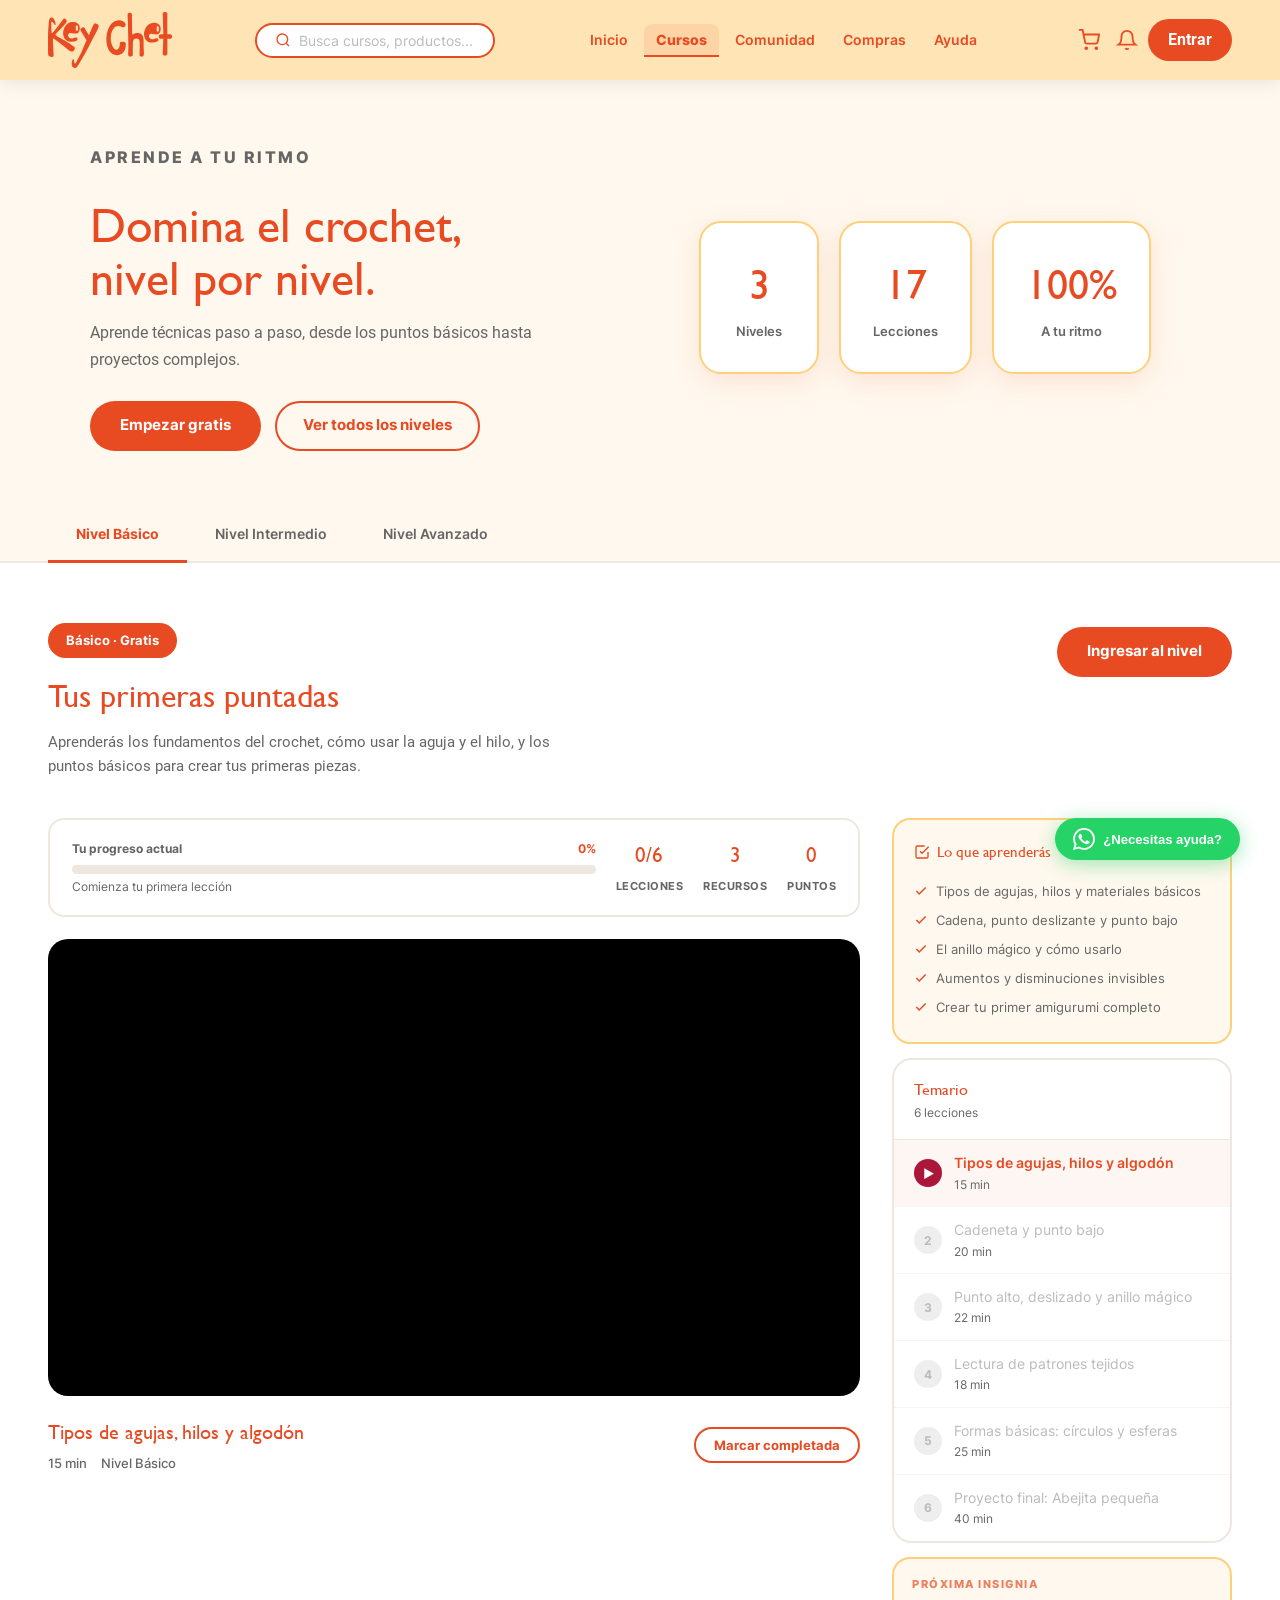
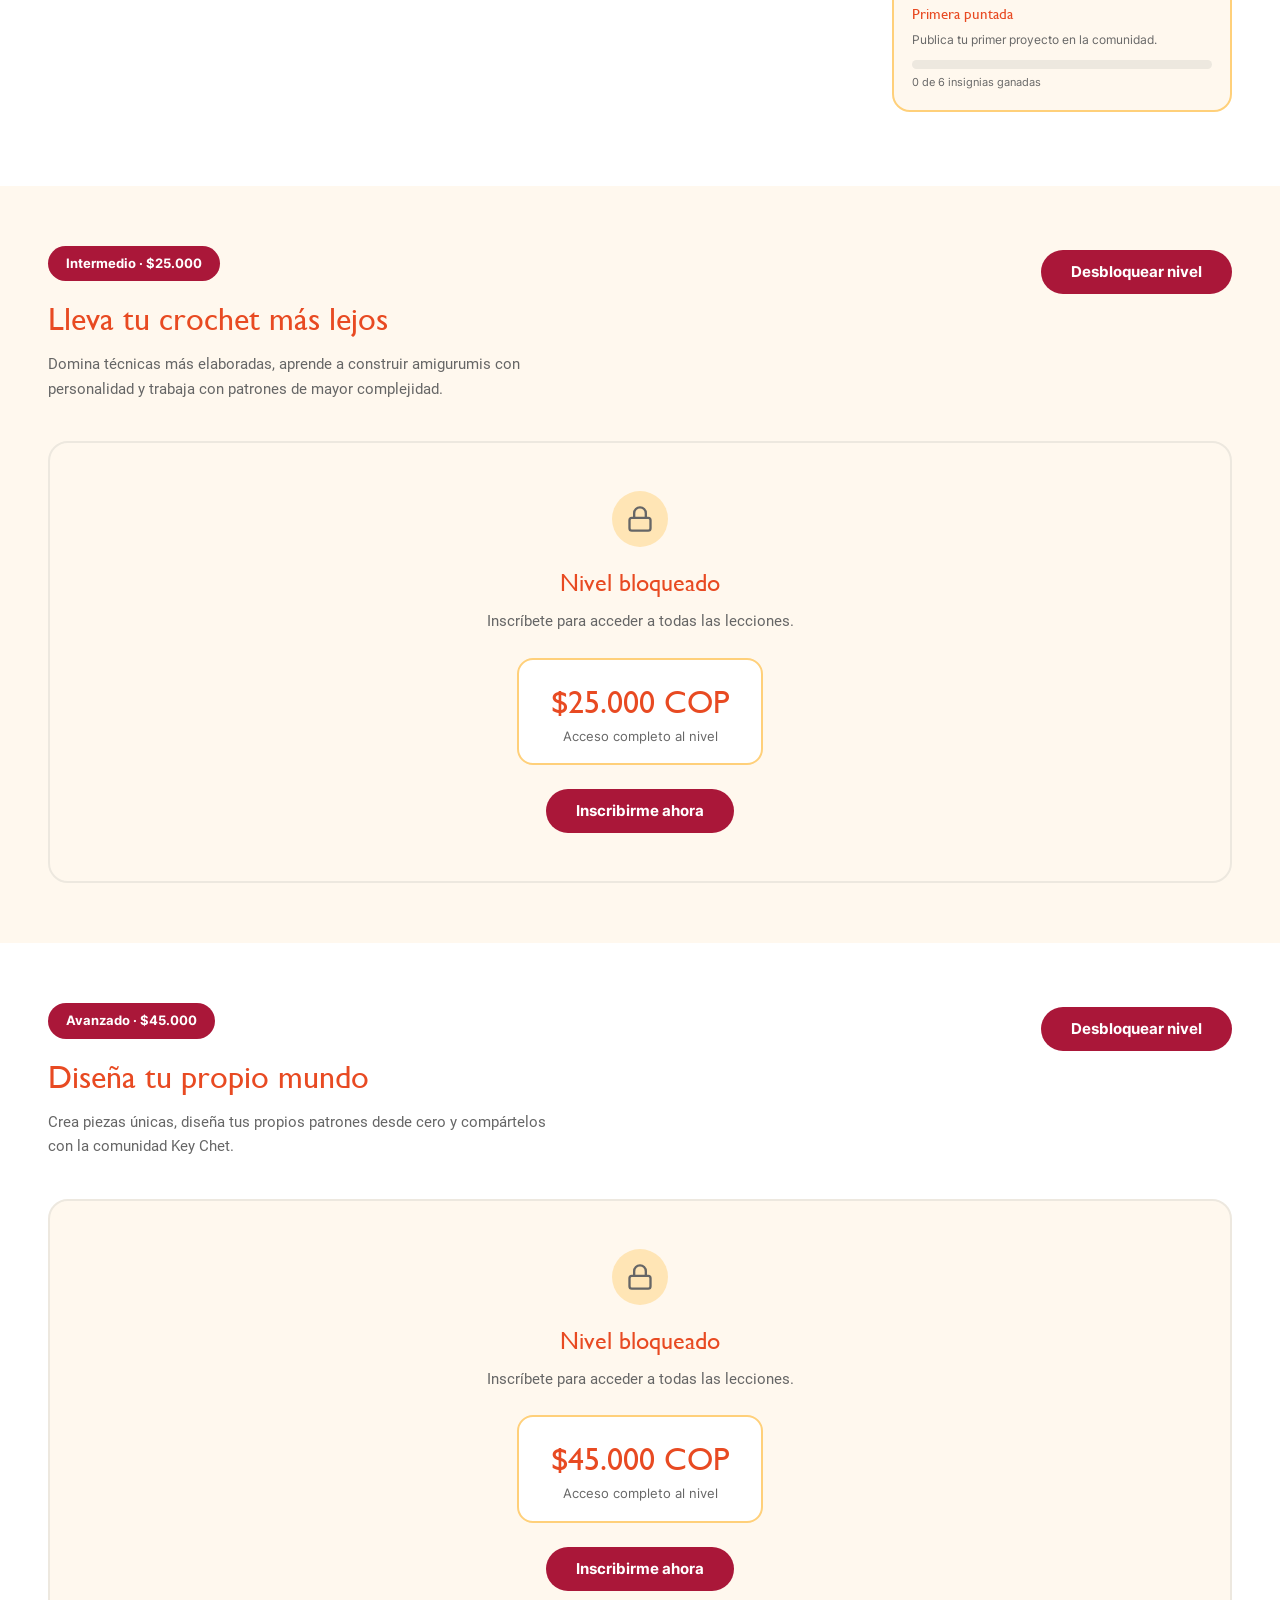
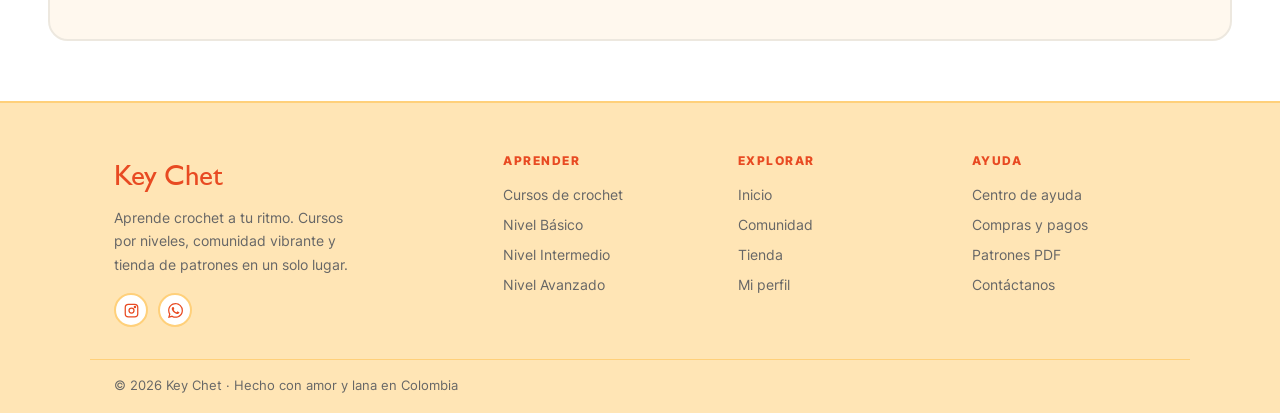
<file: cursos.html>
<!DOCTYPE html>
<html lang="es">
<head>
  <meta charset="UTF-8">
  <meta name="viewport" content="width=device-width, initial-scale=1.0">
  <title>Cursos – Key Chet</title>
  <link rel="stylesheet" href="css/kc.css">
  <style>
    .cursos-hero{box-shadow:0 6px 18px 0 rgba(0,0,0,0.10);position:relative;z-index:2;background:var(--crema-suave);padding:64px 24px 56px;}
    .cursos-hero-inner{max-width:1100px;margin:0 auto;display:grid;grid-template-columns:1fr 1fr;align-items:center;gap:40px;}
    .hero-label{font-family:var(--fu);font-size:.75rem;font-weight:800;text-transform:uppercase;letter-spacing:2.5px;color:var(--fucsia);margin-bottom:12px;}
    .cursos-hero h1{font-family:var(--ft);font-size:clamp(2rem,4vw,3rem);font-weight:700;color:var(--naranja);line-height:1.1;margin-bottom:14px;}
    .cursos-hero p{font-size:1rem;color:var(--gris-medio);line-height:1.7;max-width:500px;margin-bottom:28px;}
    .hero-ctas{display:flex;gap:14px;flex-wrap:wrap;}
    .hero-deco{display:flex;gap:20px;align-items:center;justify-content:center;}
    .deco-pill{background:white;border-radius:22px;padding:28px 32px;box-shadow:0 8px 28px rgba(232,74,34,.12);text-align:center;min-width:120px;border:2px solid var(--crema-oscuro);}
    .deco-pill .num{font-family:var(--ft);font-size:2.6rem;font-weight:700;color:var(--naranja);display:block;}
    .deco-pill .lab{font-family:var(--fu);font-size:.82rem;font-weight:600;color:var(--gris-medio);}
    .nivel-tabs{background:var(--crema-suave);padding:0 48px;border-bottom:2px solid var(--gris-borde);display:flex;position:sticky;top:80px;z-index:100;}
    .tab-btn{padding:18px 28px;border:none;background:transparent;font-family:var(--fu);font-size:.9rem;font-weight:600;color:var(--gris-medio);cursor:pointer;border-bottom:3px solid transparent;transition:var(--trans);margin-bottom:-2px;white-space:nowrap;}
    .tab-btn:hover{color:var(--naranja);}
    .tab-btn.active{color:var(--naranja);border-bottom-color:var(--naranja);font-weight:700;}
    .nivel-section{padding:60px 48px;}
    .nivel-section.bg-crema{background:var(--crema-suave);}
    .nivel-header{display:flex;align-items:flex-start;justify-content:space-between;gap:32px;margin-bottom:40px;flex-wrap:wrap;}
    .nivel-badge{display:inline-flex;align-items:center;gap:8px;color:white;padding:7px 18px;border-radius:999px;font-family:var(--fu);font-size:.84rem;font-weight:700;margin-bottom:12px;}
    .nivel-header h2{font-family:var(--ft);font-size:2rem;font-weight:700;color:var(--naranja);margin-bottom:8px;}
    .nivel-header p{font-size:.95rem;color:var(--gris-medio);line-height:1.6;max-width:520px;}
    .curso-layout{display:grid;grid-template-columns:1fr 340px;gap:32px;}
    .video-player{border-radius:20px;aspect-ratio:16/9;position:relative;display:flex;align-items:center;justify-content:center;margin-bottom:20px;cursor:pointer;}
    .video-bg{position:absolute;inset:0;}
    .video-overlay{position:relative;z-index:1;text-align:center;}
    .play-btn{width:64px;height:64px;border-radius:50%;border:none;cursor:pointer;display:flex;align-items:center;justify-content:center;margin:0 auto 16px;transition:transform .2s;}
    .play-btn:hover{transform:scale(1.1);}
    .play-btn svg{width:22px;height:22px;fill:white;}
    .video-title{color:white;font-family:var(--ft);font-size:1.1rem;font-weight:700;}
    .video-sub{color:rgba(255,255,255,.65);font-size:.82rem;margin-top:4px;font-family:var(--fu);}
    .video-info{display:flex;align-items:center;justify-content:space-between;flex-wrap:wrap;gap:12px;margin-bottom:20px;}
    .video-info h3{font-family:var(--ft);font-size:1.25rem;font-weight:700;color:var(--naranja);}
    .video-meta{display:flex;gap:14px;margin-top:5px;flex-wrap:wrap;}
    .video-meta span{font-family:var(--fu);font-size:.82rem;color:var(--gris-medio);font-weight:500;}
    .nivel-progress{background:white;border-radius:16px;padding:20px 22px;border:2px solid var(--gris-borde);margin-bottom:14px;}
    .prog-label{display:flex;justify-content:space-between;margin-bottom:8px;}
    .prog-label span{font-family:var(--fu);font-size:.8rem;font-weight:600;color:var(--gris-medio);}
    .prog-label strong{color:var(--naranja);}
    .aprende-card{background:var(--crema-suave);border:2px solid var(--crema-oscuro);border-radius:18px;padding:20px;margin-bottom:14px;}
    .aprende-card h4{font-family:var(--ft);font-size:.95rem;font-weight:700;color:var(--naranja);margin-bottom:12px;display:flex;align-items:center;gap:7px;}
    .aprende-card h4 svg{width:16px;height:16px;}
    .aprende-item{display:flex;align-items:flex-start;gap:8px;padding:5px 0;font-family:var(--fu);font-size:.82rem;color:var(--gris-medio);line-height:1.45;}
    .aprende-item svg{width:14px;height:14px;color:var(--naranja);flex-shrink:0;margin-top:2px;}
    .temario{background:white;border-radius:20px;border:2px solid var(--gris-borde);overflow:hidden;}
    .temario-header{padding:16px 20px;border-bottom:1px solid var(--gris-borde);}
    .temario-header h4{font-family:var(--ft);font-size:1rem;font-weight:700;color:var(--naranja);}
    .temario-header p{font-size:.78rem;color:var(--gris-medio);margin-top:2px;font-family:var(--fu);}
    .lec-item{display:flex;align-items:center;gap:12px;padding:12px 20px;border-bottom:1px solid #f5f5f5;cursor:pointer;transition:background .15s;}
    .lec-item:last-child{border-bottom:none;}
    .lec-item:hover{background:#fafafa;}
    .lec-item.active{background:rgba(232,74,34,.05);}
    .lec-num{width:28px;height:28px;border-radius:50%;display:flex;align-items:center;justify-content:center;font-size:.75rem;font-weight:700;flex-shrink:0;font-family:var(--fu);}
    .lec-num.done{background:var(--naranja);color:white;}
    .lec-num.playing{background:var(--fucsia);color:white;}
    .lec-num.pending{background:#eee;color:#bbb;}
    .lec-info{flex:1;}
    .lec-name{font-family:var(--fu);font-size:.87rem;font-weight:600;color:var(--naranja);}
    .lec-name.dim{color:#bbb;font-weight:400;}
    .lec-dur{font-family:var(--fu);font-size:.73rem;color:var(--gris-medio);margin-top:1px;}
    .reto-box{background:var(--crema-suave);border-radius:16px;padding:20px 22px;border:2px solid var(--crema-oscuro);margin-top:20px;}
    .reto-box h4{font-family:var(--ft);font-size:1rem;font-weight:700;color:var(--naranja);margin-bottom:8px;}
    .reto-box p{font-size:.88rem;color:var(--gris-medio);line-height:1.6;margin-bottom:14px;}
    .nivel-bloqueado{background:var(--crema-suave);border-radius:20px;padding:3rem 2rem;text-align:center;border:2px solid var(--gris-borde);grid-column:1/-1;}
    .nivel-bloqueado h3{font-family:var(--ft);font-size:1.5rem;color:var(--naranja);margin-bottom:.5rem;}
    .nivel-bloqueado p{color:var(--gris-medio);margin-bottom:1.5rem;font-size:.95rem;}
    .precio-box{background:white;border-radius:16px;padding:1rem 2rem;display:inline-block;border:2px solid var(--crema-oscuro);margin-bottom:1.5rem;}
    .precio-box .precio{font-family:var(--ft);font-size:2rem;font-weight:700;color:var(--naranja);}
    .precio-box .sub{font-family:var(--fu);font-size:.8rem;color:var(--gris-medio);}
    .recompensa-grid{display:flex;flex-direction:column;gap:12px;margin:1.2rem 0;}
    .recompensa-opt{display:flex;align-items:center;gap:14px;background:var(--crema-suave);border:2px solid var(--gris-borde);border-radius:16px;padding:16px 18px;cursor:pointer;transition:var(--trans);text-align:left;}
    .recompensa-opt:hover{border-color:var(--naranja);background:rgba(232,74,34,.04);}
    .recompensa-opt.selected{border-color:var(--naranja);background:rgba(232,74,34,.08);}
    .recompensa-icon{width:44px;height:44px;border-radius:12px;display:flex;align-items:center;justify-content:center;flex-shrink:0;}
    .recompensa-icon svg{width:22px;height:22px;color:white;}
    .recompensa-opt h5{font-family:var(--ft);font-size:.95rem;font-weight:700;color:var(--naranja);}
    .recompensa-opt p{font-family:var(--fu);font-size:.78rem;color:var(--gris-medio);margin-top:2px;}
    /* ── PROGRESO GLOBAL (encima del video) ── */
    .prog-global{background:white;border:2px solid var(--gris-borde);border-radius:16px;padding:18px 22px;margin-bottom:22px;display:flex;align-items:center;gap:20px;flex-wrap:wrap;}
    .prog-global-bar{flex:1;min-width:180px;}
    .prog-global-label{font-family:var(--fu);font-size:.78rem;font-weight:700;color:var(--gris-medio);margin-bottom:6px;display:flex;justify-content:space-between;}
    .prog-global-label strong{color:var(--naranja);}
    .prog-global-stats{display:flex;gap:20px;flex-shrink:0;}
    .pg-stat{text-align:center;}
    .pg-stat .num{font-family:var(--ft);font-size:1.3rem;font-weight:700;color:var(--naranja);display:block;}
    .pg-stat .lab{font-family:var(--fu);font-size:.66rem;font-weight:700;text-transform:uppercase;letter-spacing:.5px;color:var(--gris-medio);}
    /* ── INSTRUCTOR ── */
    /* ── RECURSOS ── */
    /* ── PRÓXIMA INSIGNIA ── */
    .proxima-ins-card{background:var(--crema-suave);border:2px solid var(--crema-oscuro);border-radius:18px;padding:18px;margin-bottom:14px;}
    .proxima-ins-label{font-family:var(--fu);font-size:.66rem;font-weight:800;text-transform:uppercase;letter-spacing:1.5px;color:var(--naranja);opacity:.7;margin-bottom:8px;}
    .proxima-ins-nombre{font-family:var(--ft);font-size:.95rem;font-weight:700;color:var(--naranja);margin-bottom:4px;}
    .proxima-ins-desc{font-family:var(--fu);font-size:.76rem;color:var(--gris-medio);margin-bottom:10px;}
    /* ── INCLUYE ── */
    @media(max-width:900px){
      .cursos-hero{padding:40px 16px;}.cursos-hero-inner{grid-template-columns:1fr;}.hero-deco{display:none;}
      .nivel-tabs{padding:0 16px;overflow-x:auto;top:68px;}
      .nivel-section{padding:48px 24px;}
      .curso-layout{grid-template-columns:1fr;}
      .nivel-header{flex-direction:column;}
    }
  </style>
</head>
<body>
<script>const PAGE_TITLE='Cursos';</script>
<nav id="main-nav"></nav>

<div class="cursos-hero">
  <div class="cursos-hero-inner">
    <div>
      <p class="hero-label">Aprende a tu ritmo</p>
      <h1>Domina el crochet,<br>nivel por nivel.</h1>
      <p>Aprende técnicas paso a paso, desde los puntos básicos hasta proyectos complejos.</p>
      <div class="hero-ctas">
        <a href="#basico" class="btn-primary">Empezar gratis</a>
        <a href="#intermedio" class="btn-outline">Ver todos los niveles</a>
      </div>
    </div>
    <div class="hero-deco">
      <div class="deco-pill"><span class="num">3</span><span class="lab">Niveles</span></div>
      <div class="deco-pill"><span class="num">17</span><span class="lab">Lecciones</span></div>
      <div class="deco-pill"><span class="num">100%</span><span class="lab">A tu ritmo</span></div>
    </div>
  </div>
</div>

<div class="nivel-tabs">
  <button class="tab-btn active" onclick="goTo('basico',this)">Nivel Básico</button>
  <button class="tab-btn" onclick="goTo('intermedio',this)">Nivel Intermedio</button>
  <button class="tab-btn" onclick="goTo('avanzado',this)">Nivel Avanzado</button>
</div>

<div class="nivel-section" id="basico">
  <div class="nivel-header fade-up">
    <div>
      <span class="nivel-badge" style="background:var(--naranja)">Básico · Gratis</span>
      <h2>Tus primeras puntadas</h2>
      <p>Aprenderás los fundamentos del crochet, cómo usar la aguja y el hilo, y los puntos básicos para crear tus primeras piezas.</p>
    </div>
    <div style="flex-shrink:0;margin-top:4px"><a href="#basico" class="btn-primary">Ingresar al nivel</a></div>
  </div>
  <div class="curso-layout fade-up">
    <div>
      <!-- BARRA DE PROGRESO GLOBAL -->
      <div class="prog-global" id="progGlobalBasico">
        <div class="prog-global-bar">
          <div class="prog-global-label"><span>Tu progreso actual</span><strong id="pctBasico">0%</strong></div>
          <div class="prog-bar"><div class="prog-fill" id="fillBasico" style="width:0%"></div></div>
          <div style="font-family:var(--fu);font-size:.72rem;color:var(--gris-medio);margin-top:4px" id="subtBasico">Comienza tu primera lección</div>
        </div>
        <div class="prog-global-stats">
          <div class="pg-stat"><span class="num" id="lecBasicoCnt">0</span><span class="lab">Lecciones</span></div>
          <div class="pg-stat"><span class="num">3</span><span class="lab">Recursos</span></div>
          <div class="pg-stat"><span class="num" id="ptsBasico">0</span><span class="lab">Puntos</span></div>
        </div>
      </div>
      <!-- VIDEO PLAYER -->
      <div id="playerBasico" style="border-radius:20px;overflow:hidden;margin-bottom:20px;background:#000;aspect-ratio:16/9;position:relative"></div>
      <div class="video-info">
        <div>
          <h3 id="vH3Basico">Tipos de agujas, hilos y algodón</h3>
          <div class="video-meta" style="margin-top:5px">
            <span id="vMetaDurBasico">15 min</span><span>Nivel Básico</span>
          </div>
        </div>
        <button class="btn-outline" style="font-size:.84rem;padding:8px 18px" onclick="marcarCompletada('basico')">Marcar completada</button>
      </div>
      <div class="reto-box" id="retoBasico" style="display:none">
        <h4>Reto del nivel básico</h4>
        <p>Teje una esfera o base circular y, añadiendo formas y bordados, crea un personaje propio. Sube una foto a la comunidad.</p>
        <a href="comunidad.html" class="btn-primary" style="font-size:.85rem;padding:10px 22px">Subir mi proyecto</a>
      </div>
    </div>
    <div>
      <!-- LO QUE APRENDERÁS -->
      <div class="aprende-card">
        <h4>
          <svg viewBox="0 0 24 24" fill="none" stroke="currentColor" stroke-width="2"><polyline points="9 11 12 14 22 4"/><path d="M21 12v7a2 2 0 0 1-2 2H5a2 2 0 0 1-2-2V5a2 2 0 0 1 2-2h11"/></svg>
          Lo que aprenderás
        </h4>
        <div class="aprende-item"><svg viewBox="0 0 24 24" fill="none" stroke="currentColor" stroke-width="2.5"><polyline points="20 6 9 17 4 12"/></svg>Tipos de agujas, hilos y materiales básicos</div>
        <div class="aprende-item"><svg viewBox="0 0 24 24" fill="none" stroke="currentColor" stroke-width="2.5"><polyline points="20 6 9 17 4 12"/></svg>Cadena, punto deslizante y punto bajo</div>
        <div class="aprende-item"><svg viewBox="0 0 24 24" fill="none" stroke="currentColor" stroke-width="2.5"><polyline points="20 6 9 17 4 12"/></svg>El anillo mágico y cómo usarlo</div>
        <div class="aprende-item"><svg viewBox="0 0 24 24" fill="none" stroke="currentColor" stroke-width="2.5"><polyline points="20 6 9 17 4 12"/></svg>Aumentos y disminuciones invisibles</div>
        <div class="aprende-item"><svg viewBox="0 0 24 24" fill="none" stroke="currentColor" stroke-width="2.5"><polyline points="20 6 9 17 4 12"/></svg>Crear tu primer amigurumi completo</div>
      </div>
      <!-- TEMARIO -->
      <div class="temario" style="margin-bottom:14px">
        <div class="temario-header"><h4>Temario</h4><p id="cntBasico">6 lecciones</p></div>
        <div id="temarioBasico"></div>
      </div>
      <!-- PRÓXIMA INSIGNIA -->
      <div class="proxima-ins-card">
        <p class="proxima-ins-label">Próxima insignia</p>
        <p class="proxima-ins-nombre" id="proxInsNombre">Primera puntada</p>
        <p class="proxima-ins-desc" id="proxInsDesc">Publica tu primer proyecto en la comunidad para ganarla.</p>
        <div class="prog-bar" style="margin-bottom:5px"><div class="prog-fill" id="proxInsFill" style="width:0%"></div></div>
        <p style="font-family:var(--fu);font-size:.7rem;color:var(--gris-medio)" id="proxInsRetos">0 de 6 insignias ganadas</p>
      </div>
    </div>
  </div>
</div>

<div class="nivel-section bg-crema" id="intermedio">
  <div class="nivel-header fade-up">
    <div>
      <span class="nivel-badge" style="background:var(--fucsia)">Intermedio · $25.000</span>
      <h2>Lleva tu crochet más lejos</h2>
      <p>Domina técnicas más elaboradas, aprende a construir amigurumis con personalidad y trabaja con patrones de mayor complejidad.</p>
    </div>
    <div style="flex-shrink:0;margin-top:4px" id="btnInterWrap">
      <button class="btn-primary" style="background:var(--fucsia)" onclick="desbloquearNivel('intermedio')">Desbloquear nivel</button>
    </div>
  </div>
  <div class="curso-layout fade-up" id="layoutIntermedio"></div>
</div>

<div class="nivel-section" id="avanzado">
  <div class="nivel-header fade-up">
    <div>
      <span class="nivel-badge" style="background:var(--fucsia)">Avanzado · $45.000</span>
      <h2>Diseña tu propio mundo</h2>
      <p>Crea piezas únicas, diseña tus propios patrones desde cero y compártelos con la comunidad Key Chet.</p>
    </div>
    <div style="flex-shrink:0;margin-top:4px" id="btnAvanWrap">
      <button class="btn-primary" style="background:var(--fucsia)" onclick="desbloquearNivel('avanzado')">Desbloquear nivel</button>
    </div>
  </div>
  <div class="curso-layout fade-up" id="layoutAvanzado"></div>
</div>

<footer>
  <div class="footer-main">
    <div class="footer-brand">
      <div class="footer-logo">Key Chet</div>
      <p>Aprende crochet a tu ritmo. Cursos por niveles, comunidad vibrante y tienda de patrones en un solo lugar.</p>
      <div class="footer-socials" style="margin-top:16px">
        <a href="https://www.instagram.com/keychet.co?igsh=MTdrZm80b2w4bDhn&utm_source=qr" target="_blank" class="footer-social-btn" title="Instagram Key Chet">
          <svg viewBox="0 0 24 24" fill="none" stroke="currentColor" stroke-width="2"><rect x="2" y="2" width="20" height="20" rx="5"/><circle cx="12" cy="12" r="4"/><circle cx="17.5" cy="6.5" r="1" fill="currentColor"/></svg>
        </a>
        <a href="https://wa.me/573005059796" class="footer-social-btn" title="WhatsApp">
          <svg viewBox="0 0 24 24" fill="currentColor"><path d="M17.472 14.382c-.297-.149-1.758-.867-2.03-.967-.273-.099-.471-.148-.67.15-.197.297-.767.966-.94 1.164-.173.199-.347.223-.644.075-.297-.15-1.255-.463-2.39-1.475-.883-.788-1.48-1.761-1.653-2.059-.173-.297-.018-.458.13-.606.134-.133.298-.347.446-.52.149-.174.198-.298.298-.497.099-.198.05-.371-.025-.52-.075-.149-.669-1.612-.916-2.207-.242-.579-.487-.5-.669-.51-.173-.008-.371-.01-.57-.01-.198 0-.52.074-.792.372-.272.297-1.04 1.016-1.04 2.479 0 1.462 1.065 2.875 1.213 3.074.149.198 2.096 3.2 5.077 4.487.709.306 1.262.489 1.694.625.712.227 1.36.195 1.871.118.571-.085 1.758-.719 2.006-1.413.248-.694.248-1.289.173-1.413-.074-.124-.272-.198-.57-.347m-5.421 7.403h-.004a9.87 9.87 0 01-5.031-1.378l-.361-.214-3.741.982.998-3.648-.235-.374a9.86 9.86 0 01-1.51-5.26c.001-5.45 4.436-9.884 9.888-9.884 2.64 0 5.122 1.03 6.988 2.898a9.825 9.825 0 012.893 6.994c-.003 5.45-4.437 9.884-9.885 9.884m8.413-18.297A11.815 11.815 0 0012.05 0C5.495 0 .16 5.335.157 11.892c0 2.096.547 4.142 1.588 5.945L.057 24l6.305-1.654a11.882 11.882 0 005.683 1.448h.005c6.554 0 11.89-5.335 11.893-11.893a11.821 11.821 0 00-3.48-8.413z"/></svg>
        </a>
      </div>
    </div>
    <div class="footer-col">
      <h4>Aprender</h4>
      <a href="cursos.html">Cursos de crochet</a>
      <a href="cursos.html">Nivel Básico</a>
      <a href="cursos.html">Nivel Intermedio</a>
      <a href="cursos.html">Nivel Avanzado</a>
    </div>
    <div class="footer-col">
      <h4>Explorar</h4>
      <a href="index.html">Inicio</a>
      <a href="comunidad.html">Comunidad</a>
      <a href="compras.html">Tienda</a>
      <a href="mis-proyectos.html">Mi perfil</a>
    </div>
    <div class="footer-col">
      <h4>Ayuda</h4>
      <a href="ayuda.html">Centro de ayuda</a>
      <a href="ayuda.html#sec-compras">Compras y pagos</a>
      <a href="ayuda.html#sec-patrones">Patrones PDF</a>
      <a href="https://wa.me/573005059796">Contáctanos</a>
    </div>
  </div>
  <div class="footer-bottom">
    <p>© 2026 Key Chet · Hecho con amor y lana en Colombia</p>
  </div>
</footer>

<div class="modal-overlay" id="modalLogin">
  <div class="modal">
    <button class="modal-close" onclick="cerrarLogin()"><svg viewBox="0 0 24 24" fill="none" stroke="currentColor" stroke-width="2"><line x1="18" y1="6" x2="6" y2="18"/><line x1="6" y1="6" x2="18" y2="18"/></svg></button>
    <div style="text-align:center;margin-bottom:1.5rem"><h2>Bienvenida de nuevo</h2><p class="modal-sub">Entra a tu cuenta Key Chet</p></div>
    <form onsubmit="iniciarSesion(event)">
      <div class="form-group"><label>Correo electrónico</label><input type="email" id="loginEmail" placeholder="tu@correo.com" required></div>
      <div class="form-group"><label>Contraseña</label><input type="password" id="loginPass" placeholder="••••••••" required></div>
      <button type="submit" class="btn-form">Entrar</button>
    </form>
    <p class="modal-switch">¿No tienes cuenta? <a onclick="cerrarLogin();abrirRegistro()">Regístrate gratis</a></p>
  </div>
</div>
<div class="modal-overlay" id="modalRegistro"><div class="modal"><button class="modal-close" onclick="cerrarRegistro()"><svg viewBox="0 0 24 24" fill="none" stroke="currentColor" stroke-width="2"><line x1="18" y1="6" x2="6" y2="18"/><line x1="6" y1="6" x2="18" y2="18"/></svg></button><div style="text-align:center;margin-bottom:1.5rem"><h2>Únete a Key Chet</h2><p class="modal-sub">Crea tu cuenta gratis</p></div><form onsubmit="registrar(event)"><div class="form-group"><label>Nombre completo</label><input type="text" id="regNombre" placeholder="Tu nombre" required></div><div class="form-group"><label>Correo electrónico</label><input type="email" id="regEmail" placeholder="tu@correo.com" required></div><div class="form-group"><label>Edad</label><input type="number" id="regEdad" placeholder="Ej: 22" min="8" max="99" required></div><div class="form-group"><label>Contraseña</label><input type="password" id="regPass" placeholder="Mínimo 6 caracteres" minlength="6" required></div><button type="submit" class="btn-form">Crear mi cuenta</button></form><p class="modal-switch">¿Ya tienes cuenta? <a onclick="cerrarRegistro();abrirLogin()">Iniciar sesión</a></p></div></div>
<div class="modal-overlay" id="modalCarrito"><div class="modal" style="max-width:500px"><button class="modal-close" onclick="document.getElementById('modalCarrito').classList.remove('open')"><svg viewBox="0 0 24 24" fill="none" stroke="currentColor" stroke-width="2"><line x1="18" y1="6" x2="6" y2="18"/><line x1="6" y1="6" x2="18" y2="18"/></svg></button><h2 style="margin-bottom:1.5rem">Mi carrito</h2><div id="carritoItems" style="max-height:300px;overflow-y:auto;margin-bottom:1rem"></div><div style="padding-top:1rem;border-top:2px solid var(--gris-borde);display:flex;align-items:center;justify-content:space-between"><div><p style="font-family:var(--fu);font-size:.82rem;color:var(--gris-medio)">Total</p><div style="font-family:var(--ft);font-size:1.5rem;font-weight:700;color:var(--naranja)" id="carritoTotal">$0</div></div><button class="btn-form" style="width:auto;padding:12px 24px;margin-top:0" onclick="finalizarCompra()">Finalizar compra</button></div></div></div>

<div class="modal-overlay" id="modalRecompensa">
  <div class="modal" style="max-width:420px;text-align:center">
    <h2 style="margin-bottom:.4rem">¡Nivel completado!</h2>
    <p class="modal-sub" id="recompNivel">Elige tu recompensa</p>
    <div class="recompensa-grid" id="recompOpts"></div>
    <button class="btn-form" id="recompBtn" disabled onclick="reclamarRecompensa()">Reclamar recompensa</button>
  </div>
</div>

<div class="modal-overlay" id="modalInsignia">
  <div class="modal" style="max-width:360px;text-align:center">
    <div id="insModalIcon" style="font-size:3.5rem;margin-bottom:1rem;display:inline-block"></div>
    <h2 style="margin-bottom:.4rem">Insignia desbloqueada</h2>
    <p style="font-family:var(--fu);font-size:1rem;font-weight:700;color:var(--naranja);margin-bottom:.3rem" id="insModalNombre"></p>
    <p class="modal-sub" id="insModalDesc"></p>
    <div style="background:var(--crema-suave);border-radius:14px;padding:.9rem;margin:1rem 0;border:2px solid var(--crema-oscuro)"><p style="font-family:var(--fu);font-size:.82rem;color:var(--gris-medio)">Agregada a tu colección en el perfil</p></div>
    <button class="btn-form" onclick="document.getElementById('modalInsignia').classList.remove('open')">Continuar</button>
  </div>
</div>

<style>@keyframes insPopIn{0%{transform:scale(0) rotate(-15deg)}60%{transform:scale(1.15) rotate(5deg)}100%{transform:scale(1) rotate(0)}}</style>

<script src="js/kc.js"></script>
<script>
const NIVELES={
  basico:{
    lecciones:[
      {titulo:'Tipos de agujas, hilos y algodón',dur:'15 min', yt:'9CtD45QOPg4'},
      {titulo:'Cadeneta y punto bajo',dur:'20 min', yt:'9IUtklDxljY'},
      {titulo:'Punto alto, deslizado y anillo mágico',dur:'22 min'},
      {titulo:'Lectura de patrones tejidos',dur:'18 min'},
      {titulo:'Formas básicas: círculos y esferas',dur:'25 min'},
      {titulo:'Proyecto final: Abejita pequeña',dur:'40 min'},
    ],
    colorPlay:'var(--naranja)',colorBg:'linear-gradient(135deg,#3d2010,#1a0a05)',colorGlow:'rgba(232,74,34,.20)',
    reto:'Teje una esfera o base circular y, añadiendo formas y bordados, crea un personaje propio.',
    recompensas:[
      {id:'corazon',nombre:'Patrón Corazón',desc:'PDF gratuito — Nivel básico',file:'patrones/patron_corazon.pdf',icon:'pdf'},
      {id:'abeja',nombre:'Patrón Abeja',desc:'PDF gratuito — Nivel básico',file:'patrones/patron_abeja.pdf',icon:'pdf'},
      {id:'desc10i',nombre:'10% descuento',desc:'En el Nivel Intermedio al inscribirte',file:null,icon:'gift'},
    ],
  },
  intermedio:{
    lecciones:[
      {titulo:'Bienvenida al nivel intermedio',dur:'10 min'},
      {titulo:'Cambios de color',dur:'20 min'},
      {titulo:'Cuerpo base para amigurumis',dur:'30 min'},
      {titulo:'Coser brazos, piernas y accesorios',dur:'25 min'},
      {titulo:'Ojos de seguridad y bordado facial',dur:'20 min'},
      {titulo:'Proyecto final: amigurumi personalizado',dur:'60 min'},
    ],
    colorPlay:'var(--fucsia)',colorBg:'linear-gradient(135deg,#4a0020,#2d0015)',colorGlow:'rgba(232,50,138,.20)',
    reto:'Usando el cuerpo base aprendido, crea un amigurumi que se parezca a alguien de tu familia o a ti misma.',
    recompensas:[
      {id:'gato',nombre:'Patrón Gato',desc:'PDF gratuito — Nivel intermedio',file:'patrones/patron_gato.pdf',icon:'pdf'},
      {id:'honguito',nombre:'Patrón Honguito',desc:'PDF gratuito — Nivel intermedio',file:'patrones/patron_honguito.pdf',icon:'pdf'},
      {id:'desc10a',nombre:'10% descuento',desc:'En el Nivel Avanzado al inscribirte',file:null,icon:'gift'},
    ],
  },
  avanzado:{
    lecciones:[
      {titulo:'Bienvenida al nivel avanzado',dur:'12 min'},
      {titulo:'Articular muñecos con alambre',dur:'35 min'},
      {titulo:'Tipos de cabellos tejidos',dur:'30 min'},
      {titulo:'De dibujo a muñeco: proporciones',dur:'40 min'},
      {titulo:'Proyecto final: personaje con detalles',dur:'90 min'},
    ],
    colorPlay:'var(--fucsia)',colorBg:'linear-gradient(135deg,#4a0020,#2d0015)',colorGlow:'rgba(232,50,138,.20)',
    reto:'Dibuja un personaje original y téjelo sin usar patrones externos.',
    recompensas:[
      {id:'chimuelo',nombre:'Patrón Chimuelo',desc:'PDF gratuito — Nivel avanzado',file:'patrones/patron_chimuelo.pdf',icon:'pdf'},
    ],
  },
};

const pdfIcon=`<svg viewBox="0 0 24 24" fill="none" stroke="white" stroke-width="2"><path d="M14 2H6a2 2 0 0 0-2 2v16a2 2 0 0 0 2 2h12a2 2 0 0 0 2-2V8z"/><polyline points="14 2 14 8 20 8"/></svg>`;
const giftIcon=`<svg viewBox="0 0 24 24" fill="none" stroke="white" stroke-width="2"><polyline points="20 12 20 22 4 22 4 12"/><rect x="2" y="7" width="20" height="5"/><line x1="12" y1="22" x2="12" y2="7"/><path d="M12 7H7.5a2.5 2.5 0 0 1 0-5C11 2 12 7 12 7z"/><path d="M12 7h4.5a2.5 2.5 0 0 0 0-5C13 2 12 7 12 7z"/></svg>`;
let nivelRecompensa=null,opcionSeleccionada=null;

function buildTemario(nivel){
  const lecs=NIVELES[nivel].lecciones;const prog=getProgreso(nivel);const actual=prog.actual||0;
  return lecs.map((l,i)=>{
    const done=prog.completadas.includes(i);const playing=i===actual&&!done;
    const cls=done?'done':playing?'playing':'pending';const txt=done?'✓':playing?'▶':(i+1);
    return `<div class="lec-item${playing?' active':''}" onclick="seleccionar('${nivel}',${i})">
      <div class="lec-num ${cls}">${txt}</div>
      <div class="lec-info"><p class="lec-name${(!done&&!playing)?' dim':''}">${l.titulo}</p><p class="lec-dur">${l.dur}</p></div>
    </div>`;
  }).join('');
}

function renderBasico(){
  const prog=getProgreso('basico');const total=NIVELES.basico.lecciones.length;
  const pct=Math.round((prog.completadas.length/total)*100);const actual=prog.actual||0;const lec=NIVELES.basico.lecciones[actual];
  const u=getUsuario();const pts=u?u.puntos||0:0;const ins=getInsignias();

  const player=document.getElementById('playerBasico');
  if(player){
    if(lec.yt){
      player.innerHTML=`<iframe width="100%" height="100%" src="https://www.youtube.com/embed/${lec.yt}" title="${lec.titulo}" frameborder="0" allow="accelerometer; autoplay; clipboard-write; encrypted-media; gyroscope; picture-in-picture" allowfullscreen style="border-radius:20px;display:block"></iframe>`;
    } else {
      player.innerHTML=`<div style="width:100%;height:100%;background:linear-gradient(135deg,#3d2010,#1a0a05);display:flex;flex-direction:column;align-items:center;justify-content:center;gap:12px;cursor:pointer;border-radius:20px" onclick="toast('Video disponible muy pronto.','info')">
        <div style="width:56px;height:56px;border-radius:50%;background:var(--naranja);display:flex;align-items:center;justify-content:center;box-shadow:0 0 0 14px rgba(232,74,34,.2)"><svg viewBox="0 0 24 24" fill="white" style="width:22px;height:22px;margin-left:4px"><polygon points="5 3 19 12 5 21 5 3"/></svg></div>
        <p style="font-family:var(--fu);font-size:.9rem;color:rgba(255,255,255,.8)">${lec.titulo}</p>
        <p style="font-family:var(--fu);font-size:.75rem;color:rgba(255,255,255,.5)">${lec.dur} · Disponible pronto</p>
      </div>`;
    }
  }
  document.getElementById('fillBasico').style.width=pct+'%';
  document.getElementById('pctBasico').textContent=pct+'%';
  document.getElementById('cntBasico').textContent=total+' lecciones';
  document.getElementById('temarioBasico').innerHTML=buildTemario('basico');
  document.getElementById('retoBasico').style.display=prog.completadas.length===total?'block':'none';

  // Nuevos elementos del sidebar enriquecido
  const lecCnt=document.getElementById('lecBasicoCnt');if(lecCnt)lecCnt.textContent=prog.completadas.length+'/'+total;
  const ptsEl=document.getElementById('ptsBasico');if(ptsEl)ptsEl.textContent=pts;
  const subtEl=document.getElementById('subtBasico');
  if(subtEl)subtEl.textContent=prog.completadas.length>0?`Módulo ${actual+1}: ${lec.titulo}`:'Comienza tu primera lección';

  // Próxima insignia
  const INSIGNIAS_DATA=[
    {id:'puntada',label:'Primera puntada',desc:'Publica tu primer proyecto en la comunidad.'},
    {id:'fotografa',label:'Fotógrafa',desc:'Publica 2 proyectos en la comunidad.'},
    {id:'creadora',label:'Creadora',desc:'Publica 4 proyectos en la comunidad.'},
    {id:'inspiracion',label:'Inspiración',desc:'Recibe 10 likes en tus proyectos.'},
    {id:'favorita',label:'Favorita',desc:'Recibe 50 likes en un proyecto.'},
    {id:'comentarista',label:'Comentarista',desc:'Comenta en al menos un proyecto.'},
  ];
  const proxima=INSIGNIAS_DATA.find(x=>!ins.includes(x.id));
  const nmEl=document.getElementById('proxInsNombre');const dcEl=document.getElementById('proxInsDesc');
  const fillEl=document.getElementById('proxInsFill');const rtEl=document.getElementById('proxInsRetos');
  if(proxima){
    if(nmEl)nmEl.textContent=proxima.label;
    if(dcEl)dcEl.textContent=proxima.desc;
    const prog2=Math.round((ins.length/INSIGNIAS_DATA.length)*100);
    if(fillEl)fillEl.style.width=prog2+'%';
    if(rtEl)rtEl.textContent=ins.length+' de '+INSIGNIAS_DATA.length+' insignias ganadas';
  } else {
    if(nmEl)nmEl.textContent='¡Todas ganadas!';
    if(dcEl)dcEl.textContent='Has completado todas las insignias disponibles.';
    if(fillEl)fillEl.style.width='100%';
  }
}

function renderNivelAbierto(nivel){
  const id=nivel==='intermedio'?'layoutIntermedio':'layoutAvanzado';
  const data=NIVELES[nivel];const prog=getProgreso(nivel);const total=data.lecciones.length;
  const pct=Math.round((prog.completadas.length/total)*100);const actual=prog.actual||0;const lec=data.lecciones[actual];
  const retoVis=prog.completadas.length===total;
  document.getElementById(id).innerHTML=`
    <div>
      <div class="video-player" onclick="toast('Video disponible muy pronto.','info')" style="cursor:pointer">
        <div class="video-bg" style="background:${data.colorBg}"></div>
        <div class="video-overlay">
          <button class="play-btn" style="background:${data.colorPlay};box-shadow:0 0 0 14px ${data.colorGlow}">
            <svg viewBox="0 0 24 24"><polygon points="5 3 19 12 5 21 5 3"/></svg>
          </button>
          <p class="video-title">Lección ${actual+1}: ${lec.titulo}</p>
          <p class="video-sub">${lec.dur}</p>
        </div>
      </div>
      <div class="video-info">
        <div><h3>${lec.titulo}</h3><div class="video-meta" style="margin-top:5px"><span>${lec.dur}</span><span>${nivel.charAt(0).toUpperCase()+nivel.slice(1)}</span></div></div>
        <button class="btn-outline" style="font-size:.84rem;padding:8px 18px" onclick="marcarCompletada('${nivel}')">Marcar completada</button>
      </div>
      ${retoVis?`<div class="reto-box"><h4>Reto del nivel</h4><p>${data.reto}</p><a href="comunidad.html" class="btn-primary" style="font-size:.85rem;padding:10px 22px">Subir mi proyecto</a></div>`:''}
    </div>
    <div>
      <div class="nivel-progress">
        <div class="prog-label"><span>Progreso</span><strong>${pct}%</strong></div>
        <div class="prog-bar"><div class="prog-fill" style="width:${pct}%;background:${data.colorPlay}"></div></div>
      </div>
      <div class="temario">
        <div class="temario-header"><h4>Temario</h4><p>${total} lecciones</p></div>
        ${buildTemario(nivel)}
      </div>
    </div>`;
}

function renderBloqueado(nivel){
  const id=nivel==='intermedio'?'layoutIntermedio':'layoutAvanzado';
  const precio=nivel==='intermedio'?'$25.000':'$45.000';
  document.getElementById(id).innerHTML=`<div class="nivel-bloqueado">
    <div style="width:56px;height:56px;border-radius:50%;background:var(--crema);display:flex;align-items:center;justify-content:center;margin:0 auto 1rem;color:var(--gris-medio)">
      <svg viewBox="0 0 24 24" fill="none" stroke="currentColor" stroke-width="2" style="width:28px;height:28px"><rect x="3" y="11" width="18" height="11" rx="2"/><path d="M7 11V7a5 5 0 0 1 10 0v4"/></svg>
    </div>
    <h3>Nivel bloqueado</h3>
    <p>Inscríbete para acceder a todas las lecciones.</p>
    <div class="precio-box"><div class="precio">${precio} COP</div><div class="sub">Acceso completo al nivel</div></div><br>
    <button class="btn-primary" style="background:var(--fucsia)" onclick="desbloquearNivel('${nivel}')">Inscribirme ahora</button>
  </div>`;
}

function seleccionar(nivel,idx){const prog=getProgreso(nivel);prog.actual=idx;setProgreso(nivel,prog);if(nivel==='basico')renderBasico();else renderNivelAbierto(nivel);}

function marcarCompletada(nivel){
  const prog=getProgreso(nivel);const idx=prog.actual||0;const total=NIVELES[nivel].lecciones.length;
  if(!prog.completadas.includes(idx))prog.completadas.push(idx);
  const completoAhora=prog.completadas.length===total;
  if(idx+1<total)prog.actual=idx+1;
  setProgreso(nivel,prog);
  const u=getUsuario();if(u){u.puntos=(u.puntos||0)+10;setUsuario(u);}
  toast('Lección completada. +10 puntos','ok');
  if(completoAhora)setTimeout(()=>abrirRecompensas(nivel),600);
  if(nivel==='basico')renderBasico();else renderNivelAbierto(nivel);
}

function abrirRecompensas(nivel){
  nivelRecompensa=nivel;opcionSeleccionada=null;
  const data=NIVELES[nivel];
  document.getElementById('recompNivel').textContent=`Completaste el Nivel ${nivel.charAt(0).toUpperCase()+nivel.slice(1)} — elige tu recompensa`;
  document.getElementById('recompBtn').disabled=true;
  document.getElementById('recompOpts').innerHTML=data.recompensas.map((r,i)=>`
    <div class="recompensa-opt" onclick="selRecompensa(${i})" id="ropt-${i}">
      <div class="recompensa-icon" style="background:${r.icon==='pdf'?'var(--naranja)':'var(--fucsia)'}">${r.icon==='pdf'?pdfIcon:giftIcon}</div>
      <div><h5>${r.nombre}</h5><p>${r.desc}</p></div>
    </div>`).join('');
  document.getElementById('modalRecompensa').classList.add('open');
}

function selRecompensa(idx){
  opcionSeleccionada=idx;
  document.querySelectorAll('.recompensa-opt').forEach((el,i)=>el.classList.toggle('selected',i===idx));
  document.getElementById('recompBtn').disabled=false;
}

function reclamarRecompensa(){
  if(opcionSeleccionada===null||!nivelRecompensa)return;
  const r=NIVELES[nivelRecompensa].recompensas[opcionSeleccionada];
  document.getElementById('modalRecompensa').classList.remove('open');
  if(r.file){
    const pts=getPatrones();
    if(!pts.find(p=>p.id===r.id)){
      pts.push({id:r.id,nombre:r.nombre.replace('Patrón ',''),file:r.file,fecha:new Date().toLocaleDateString('es-CO')});
      setPatrones(pts);
    }
    toast(`${r.nombre} guardado en tus patrones.`,'ok');
    setTimeout(()=>{const a=document.createElement('a');a.href=r.file;a.download=`KeyChet_${r.nombre}.pdf`;a.click();},400);
  } else {
    // Descuento → WhatsApp con mensaje predeterminado
    toast('Redirigiendo a WhatsApp para aplicar tu descuento...','info');
    const tipoDesc = nivelRecompensa==='basico' ? 'descuento_intermedio' : 'descuento_avanzado';
    setTimeout(()=>wa(tipoDesc), 700);
  }
}

function desbloquearNivel(nivel){
  const u=getUsuario();if(!u){toast('Inicia sesión para inscribirte.','err');abrirLogin();return;}
  toast('Redirigiendo a WhatsApp para completar tu inscripción...','info');
  setTimeout(()=>wa(nivel==='intermedio'?'inscribir_intermedio':'inscribir_avanzado'), 600);
}

function renderTodo(){
  renderBasico();
  if(isDemoOn()||getUnlock('intermedio'))renderNivelAbierto('intermedio');else renderBloqueado('intermedio');
  if(isDemoOn()||getUnlock('avanzado'))renderNivelAbierto('avanzado');else renderBloqueado('avanzado');
}

function goTo(id,btn){
  document.getElementById(id).scrollIntoView({behavior:'smooth',block:'start'});
  document.querySelectorAll('.tab-btn').forEach(b=>b.classList.remove('active'));btn.classList.add('active');
}
window.addEventListener('scroll',()=>{
  const ids=['basico','intermedio','avanzado'];const tabs=document.querySelectorAll('.tab-btn');let activo=0;
  ids.forEach((id,i)=>{const el=document.getElementById(id);if(el&&window.scrollY>=el.offsetTop-160)activo=i;});
  tabs.forEach((t,i)=>t.classList.toggle('active',i===activo));
});

document.addEventListener('DOMContentLoaded',()=>renderTodo());
</script>
</body>
</html>
</file>
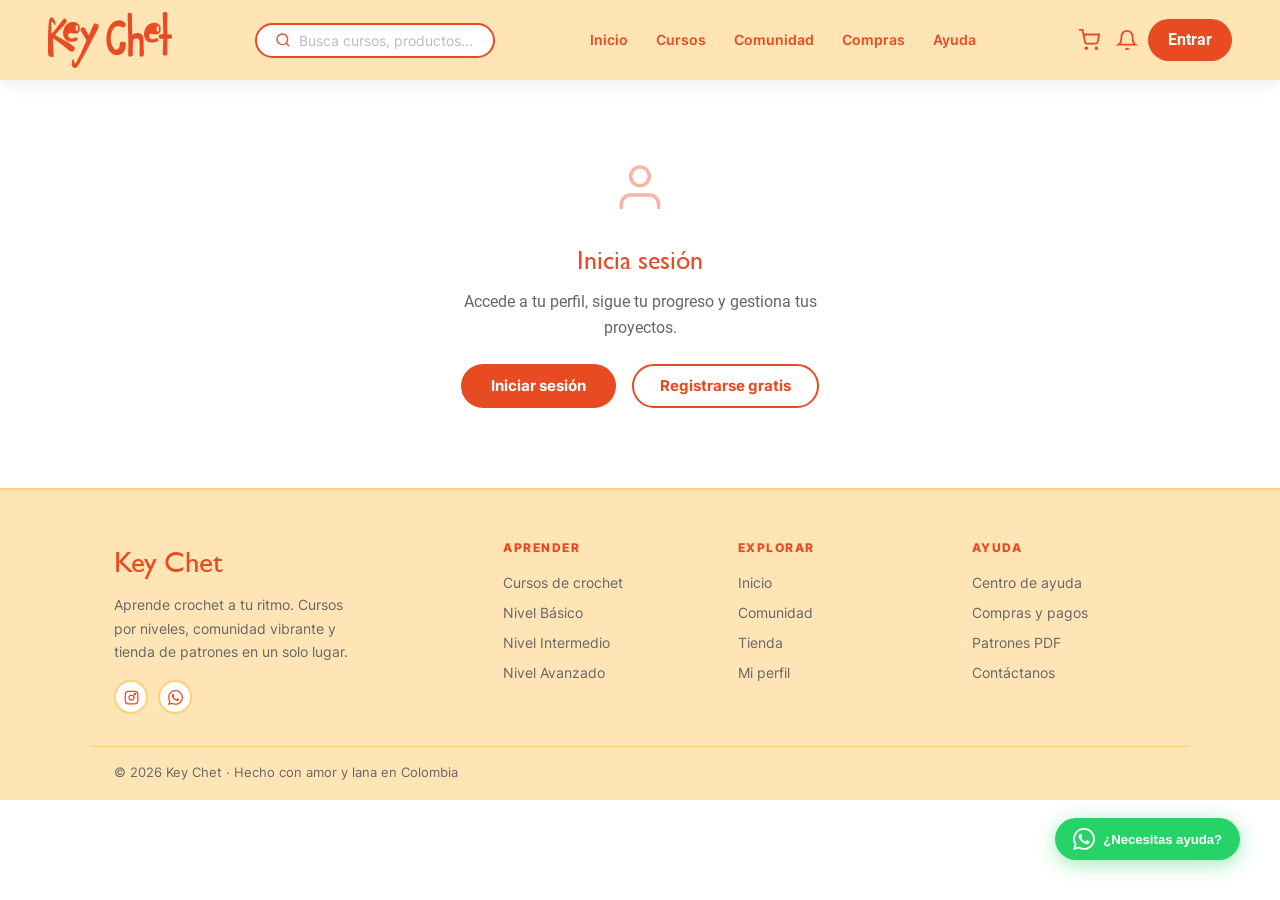
<file: mis-proyectos.html>
<!DOCTYPE html>
<html lang="es">
<head>
  <meta charset="UTF-8">
  <meta name="viewport" content="width=device-width, initial-scale=1.0">
  <title>Mi Perfil – Key Chet</title>
  <link rel="stylesheet" href="css/kc.css">
  <style>
    /* PERFIL BANNER */
    .perfil-banner{box-shadow:0 6px 18px 0 rgba(0,0,0,0.10);position:relative;z-index:2;background:var(--crema-suave);padding:0 48px;display:flex;align-items:center;gap:28px;min-height:180px;flex-wrap:wrap;}
    .avatar-grande{width:86px;height:86px;border-radius:50%;background:var(--fucsia);display:flex;align-items:center;justify-content:center;font-family:var(--ft);font-size:2.2rem;font-weight:700;color:white;border:4px solid white;box-shadow:0 4px 16px rgba(232,50,138,.25);flex-shrink:0;cursor:pointer;}
    .avatar-grande img{width:100%;height:100%;object-fit:cover;border-radius:50%;}
    .perfil-info{flex:1;}
    .perfil-info h1{font-family:var(--ft);font-size:1.9rem;font-weight:700;color:var(--naranja);}
    .nivel-pill{display:inline-flex;align-items:center;gap:6px;background:var(--naranja);color:white;padding:4px 14px;border-radius:999px;font-family:var(--fu);font-size:.78rem;font-weight:700;margin-top:8px;margin-bottom:12px;}
    .perfil-stats{display:flex;gap:24px;flex-wrap:wrap;}
    .p-stat .num{font-family:var(--ft);font-size:1.4rem;font-weight:700;color:var(--naranja);display:block;}
    .p-stat .lab{font-size:.74rem;color:var(--gris-medio);font-family:var(--fu);}
    .perfil-acciones{display:flex;flex-direction:column;gap:10px;align-items:flex-end;}
    .btn-ajustes{display:flex;align-items:center;gap:8px;background:transparent;color:var(--naranja);border:2px solid var(--naranja);padding:9px 18px;border-radius:999px;font-family:var(--fu);font-size:.85rem;font-weight:700;cursor:pointer;transition:var(--trans);}
    .btn-ajustes svg{width:16px;height:16px;}
    .btn-ajustes:hover{background:var(--naranja);color:white;}
    .btn-salir{display:flex;align-items:center;gap:6px;background:transparent;color:var(--gris-medio);border:none;font-family:var(--fu);font-size:.82rem;cursor:pointer;transition:color .2s;padding:4px 0;}
    .btn-salir svg{width:15px;height:15px;}
    .btn-salir:hover{color:var(--naranja);}
    /* PROGRESO BANNER */
    .progreso-banner{background:var(--crema-suave);padding:32px 48px;border-top:2px solid var(--gris-borde);border-bottom:2px solid var(--gris-borde);}
    .prog-header{display:flex;align-items:center;justify-content:space-between;margin-bottom:20px;}
    .prog-header h3{font-family:var(--ft);font-size:1.2rem;font-weight:700;color:var(--naranja);}
    .prog-header p{font-size:.8rem;color:var(--gris-medio);font-family:var(--fu);}
    .niveles-grid{display:grid;grid-template-columns:repeat(3,1fr);gap:20px;}
    .nivel-card{background:white;border-radius:20px;padding:24px;border:2px solid var(--gris-borde);transition:var(--trans);position:relative;overflow:hidden;}
    .nivel-card.activo{border-color:var(--naranja);box-shadow:0 8px 28px rgba(232,74,34,.15);}
    .nivel-card.activo::before{content:'EN CURSO';position:absolute;top:14px;right:14px;background:var(--naranja);color:white;font-family:var(--fu);font-size:.58rem;font-weight:800;letter-spacing:1px;padding:3px 8px;border-radius:999px;}
    .nivel-card:not(.activo){opacity:.7;}
    .nivel-card:not(.activo):hover{border-color:var(--crema-oscuro);opacity:.9;}
    .nivel-card h4{font-family:var(--ft);font-size:1rem;font-weight:700;color:var(--naranja);margin-bottom:3px;}
    .nivel-card .estado{font-size:.74rem;font-family:var(--fu);color:var(--gris-medio);margin-bottom:14px;display:flex;align-items:center;gap:5px;}
    .nivel-card .estado svg{width:12px;height:12px;}
    .prog-pct{font-size:.78rem;font-weight:800;font-family:var(--fu);margin-top:5px;color:var(--naranja);}
    .nivel-thumb{width:44px;height:44px;border-radius:12px;margin-bottom:12px;display:flex;align-items:center;justify-content:center;}
    .nivel-thumb svg{width:22px;height:22px;color:white;}
    /* TABS */
    .mis-tabs{padding:0 48px;background:var(--blanco);border-bottom:2px solid var(--gris-borde);display:flex;align-items:center;justify-content:space-between;overflow-x:auto;}
    .mis-tabs-left{display:flex;}
    .mtab-btn{padding:16px 22px;border:none;background:transparent;font-family:var(--fu);font-size:.9rem;font-weight:600;color:var(--gris-medio);cursor:pointer;border-bottom:3px solid transparent;transition:var(--trans);margin-bottom:-2px;white-space:nowrap;}
    .mtab-btn:hover{color:var(--naranja);}
    .mtab-btn.active{color:var(--naranja);border-bottom-color:var(--naranja);font-weight:700;}
    .btn-nuevo{background:var(--fucsia);color:white;border:none;padding:9px 20px;border-radius:999px;font-family:var(--fu);font-size:.85rem;font-weight:700;cursor:pointer;transition:var(--trans);white-space:nowrap;}
    .btn-nuevo:hover{transform:translateY(-2px);}
    /* LAYOUT */
    .mis-layout{display:grid;grid-template-columns:1fr 280px;gap:32px;padding:32px 48px 56px;}
    .panel{display:none;}
    .panel.active{display:block;}
    /* CURSOS */
    .curso-item{display:flex;align-items:center;gap:14px;background:var(--crema-suave);border-radius:14px;padding:14px 18px;border:2px solid var(--gris-borde);transition:var(--trans);cursor:pointer;margin-bottom:12px;}
    .curso-item:hover{border-color:var(--naranja);box-shadow:0 4px 14px rgba(232,74,34,.1);}
    .curso-thumb-mini{width:56px;height:56px;border-radius:10px;display:flex;align-items:center;justify-content:center;flex-shrink:0;font-family:var(--ft);font-size:1.5rem;}
    .curso-item-info{flex:1;}
    .curso-item-info h4{font-family:var(--ft);font-size:.95rem;font-weight:700;color:var(--naranja);}
    .ci-meta{font-size:.76rem;color:var(--gris-medio);font-family:var(--fu);margin-top:2px;margin-bottom:6px;}
    .ci-bar{background:#e0e0e0;border-radius:999px;height:6px;overflow:hidden;}
    .ci-fill{height:100%;border-radius:999px;}
    .ci-pct{font-size:.7rem;font-weight:700;font-family:var(--fu);margin-top:3px;}
    .btn-continuar{background:var(--naranja);color:white;border:none;padding:7px 16px;border-radius:999px;font-family:var(--fu);font-size:.76rem;font-weight:700;cursor:pointer;text-decoration:none;display:inline-block;transition:var(--trans);flex-shrink:0;}
    .btn-continuar:hover{background:#d03e18;}
    /* PATRONES */
    .patrones-grid{display:grid;grid-template-columns:repeat(2,1fr);gap:12px;}
    .patron-item{background:white;border-radius:14px;border:2px solid var(--gris-borde);overflow:hidden;transition:var(--trans);}
    .patron-item:hover{border-color:var(--naranja);transform:translateY(-3px);}
    .patron-thumb{height:90px;display:flex;align-items:center;justify-content:center;background:var(--crema-suave);color:var(--naranja);}
    .patron-thumb svg{width:40px;height:40px;opacity:.4;}
    .patron-body{padding:10px 12px;}
    .patron-body h5{font-family:var(--ft);font-size:.88rem;font-weight:700;color:var(--naranja);}
    .patron-body p{font-size:.7rem;color:var(--gris-medio);font-family:var(--fu);margin-top:2px;}
    .btn-dl-sm{display:flex;align-items:center;gap:5px;margin-top:8px;width:100%;background:var(--crema);color:var(--naranja);border:none;padding:6px;border-radius:8px;font-family:var(--fu);font-size:.72rem;font-weight:700;cursor:pointer;justify-content:center;transition:var(--trans);}
    .btn-dl-sm:hover{background:var(--crema-oscuro);}
    .btn-dl-sm svg{width:13px;height:13px;}
    /* PROYECTOS */
    .proy-grid{display:grid;grid-template-columns:repeat(2,1fr);gap:14px;}
    .proy-card{background:white;border-radius:14px;overflow:hidden;border:2px solid var(--gris-borde);transition:var(--trans);}
    .proy-card:hover{border-color:var(--naranja);transform:translateY(-3px);}
    .proy-img{height:130px;overflow:hidden;background:var(--crema-suave);display:flex;align-items:center;justify-content:center;color:var(--naranja);}
    .proy-img img{width:100%;height:100%;object-fit:cover;}
    .proy-img svg{width:36px;height:36px;opacity:.35;}
    .proy-body{padding:10px 12px;}
    .proy-body h5{font-family:var(--ft);font-size:.88rem;font-weight:700;color:var(--naranja);}
    .proy-body p{font-size:.72rem;color:var(--gris-medio);font-family:var(--fu);margin-top:2px;}
    .empty-panel{text-align:center;padding:3rem 0;color:var(--gris-medio);}
    .empty-panel svg{width:48px;height:48px;opacity:.3;margin-bottom:1rem;color:var(--naranja);}
    .empty-panel p{font-family:var(--fu);font-size:.92rem;margin-top:.5rem;}
    /* SIDEBAR INSIGNIAS */
    .ins-sidebar{background:var(--crema-suave);border-radius:18px;padding:22px;border:2px solid var(--gris-borde);}
    .ins-sidebar h3{font-family:var(--ft);font-size:1rem;font-weight:700;color:var(--naranja);margin-bottom:6px;}
    .ins-sidebar p{font-size:.78rem;color:var(--gris-medio);font-family:var(--fu);margin-bottom:18px;}
    .ins-grid{display:grid;grid-template-columns:repeat(2,1fr);gap:10px;margin-bottom:18px;width:100%;}
    .ins-item{background:white;border-radius:12px;padding:12px 6px;border:2px solid var(--gris-borde);text-align:center;transition:var(--trans);min-width:0;overflow:hidden;}
    .ins-item:hover{transform:translateY(-3px);}
    .ins-item.earned{border-color:var(--naranja);}
    .ins-item.bloqueada{opacity:.4;filter:grayscale(.7);}
    .ins-icon-wrap{width:32px;height:32px;border-radius:50%;margin:0 auto 6px;display:flex;align-items:center;justify-content:center;flex-shrink:0;}
    .ins-icon-wrap svg{width:16px;height:16px;color:white;}
    .ins-nm{font-size:.64rem;font-weight:700;color:var(--naranja);font-family:var(--fu);line-height:1.3;white-space:nowrap;overflow:hidden;text-overflow:ellipsis;}
    .proxima-ins{background:white;border-radius:12px;padding:14px;border:2px dashed var(--naranja);}
    .proxima-ins h5{font-family:var(--ft);font-size:.88rem;font-weight:700;color:var(--naranja);margin-bottom:6px;}
    .proxima-ins p{font-size:.76rem;color:var(--gris-medio);font-family:var(--fu);margin-bottom:8px;}
    .prox-pct{font-size:.7rem;font-weight:700;color:var(--naranja);font-family:var(--fu);margin-top:4px;}
    /* AJUSTES MODAL */
    .settings-section{margin-bottom:1.25rem;padding-bottom:1.25rem;border-bottom:1px solid var(--gris-borde);}
    .settings-section:last-child{border-bottom:none;margin-bottom:0;padding-bottom:0;}
    .settings-section h4{font-family:var(--ft);font-size:.95rem;font-weight:700;color:var(--naranja);margin-bottom:.75rem;}
    /* NO SESION */
    .no-sesion{text-align:center;padding:5rem 2rem;max-width:480px;margin:0 auto;}
    .no-sesion svg{width:56px;height:56px;color:var(--naranja);opacity:.4;margin-bottom:1.5rem;}
    .no-sesion h2{font-family:var(--ft);font-size:1.6rem;color:var(--naranja);margin-bottom:.5rem;}
    .no-sesion p{color:var(--gris-medio);margin-bottom:1.5rem;}
    /* RESPONSIVE */
    @media(max-width:900px){
      .perfil-banner{padding:24px;flex-direction:row;align-items:flex-start;}.perfil-acciones{align-items:flex-start;}
      .progreso-banner{padding:24px;}.niveles-grid{grid-template-columns:1fr;}
      .mis-tabs{padding:0 16px;}.mis-layout{grid-template-columns:1fr;padding:24px;}
      .patrones-grid,.proy-grid{grid-template-columns:1fr;}
    }
    @media(max-width:600px){.perfil-banner{flex-direction:column;}.perfil-acciones{flex-direction:row;align-items:center;}.perfil-stats{gap:16px;}}
  </style>
</head>
<body>
<script>const PAGE_TITLE='Perfil';</script>

<nav id="main-nav"></nav>

<div id="pageContent"></div>

<!-- MODAL AJUSTES -->
<div class="modal-overlay" id="modalAjustes">
  <div class="modal" style="max-width:460px">
    <button class="modal-close" onclick="cerrarAjustes()">
      <svg viewBox="0 0 24 24" fill="none" stroke="currentColor" stroke-width="2"><line x1="18" y1="6" x2="6" y2="18"/><line x1="6" y1="6" x2="18" y2="18"/></svg>
    </button>
    <h2 style="margin-bottom:1.5rem">Ajustes del perfil</h2>
    <!-- Foto -->
    <div class="settings-section">
      <h4>Foto de perfil</h4>
      <div style="display:flex;align-items:center;gap:1rem">
        <div id="ajustesAvatar" style="width:60px;height:60px;border-radius:50%;background:var(--fucsia);display:flex;align-items:center;justify-content:center;font-family:var(--ft);font-size:1.4rem;font-weight:700;color:white;overflow:hidden;cursor:pointer;" onclick="document.getElementById('fotoInput').click()"></div>
        <div>
          <input type="file" id="fotoInput" accept="image/*" style="display:none" onchange="previewFoto(this)">
          <button onclick="document.getElementById('fotoInput').click()" style="background:none;border:2px solid var(--naranja);color:var(--naranja);padding:7px 16px;border-radius:999px;font-family:var(--fu);font-size:.82rem;font-weight:700;cursor:pointer;">Cambiar foto</button>
        </div>
      </div>
    </div>
    <!-- Nombre -->
    <div class="settings-section">
      <h4>Información personal</h4>
      <form onsubmit="guardarAjustes(event)">
        <div class="form-group"><label>Nombre completo</label><input type="text" id="ajNombre" placeholder="Tu nombre" required></div>
        <div class="form-group"><label>Correo electrónico</label><input type="email" id="ajEmail" placeholder="tu@correo.com" required></div>
        <button type="submit" class="btn-form" style="margin-top:.5rem">Guardar cambios</button>
      </form>
    </div>
    <!-- Cerrar sesión -->
    <div class="settings-section">
      <h4>Sesión</h4>
      <button onclick="cerrarSesion()" style="display:flex;align-items:center;gap:8px;background:none;border:2px solid #eee;color:var(--gris-medio);padding:10px 18px;border-radius:999px;font-family:var(--fu);font-size:.85rem;font-weight:700;cursor:pointer;transition:var(--trans);width:100%;justify-content:center;"
        onmouseover="this.style.borderColor='var(--naranja)';this.style.color='var(--naranja)'"
        onmouseout="this.style.borderColor='#eee';this.style.color='var(--gris-medio)'">
        <svg width="16" height="16" fill="none" stroke="currentColor" stroke-width="2" viewBox="0 0 24 24"><path d="M9 21H5a2 2 0 0 1-2-2V5a2 2 0 0 1 2-2h4"/><polyline points="16 17 21 12 16 7"/><line x1="21" y1="12" x2="9" y2="12"/></svg>
        Cerrar sesión
      </button>
    </div>
  </div>
</div>

<!-- MODALES AUTH -->
<div class="modal-overlay" id="modalLogin">
  <div class="modal">
    <button class="modal-close" onclick="cerrarLogin()"><svg viewBox="0 0 24 24" fill="none" stroke="currentColor" stroke-width="2"><line x1="18" y1="6" x2="6" y2="18"/><line x1="6" y1="6" x2="18" y2="18"/></svg></button>
    <div style="text-align:center;margin-bottom:1.5rem"><h2>Bienvenida de nuevo</h2><p class="modal-sub">Entra a tu cuenta Key Chet</p></div>
    <form onsubmit="iniciarSesion(event)">
      <div class="form-group"><label>Correo electrónico</label><input type="email" id="loginEmail" placeholder="tu@correo.com" required></div>
      <div class="form-group"><label>Contraseña</label><input type="password" id="loginPass" placeholder="••••••••" required></div>
      <button type="submit" class="btn-form">Entrar</button>
    </form>
    <p class="modal-switch">¿No tienes cuenta? <a onclick="cerrarLogin();abrirRegistro()">Regístrate gratis</a></p>
  </div>
</div>
<div class="modal-overlay" id="modalRegistro">
  <div class="modal">
    <button class="modal-close" onclick="cerrarRegistro()"><svg viewBox="0 0 24 24" fill="none" stroke="currentColor" stroke-width="2"><line x1="18" y1="6" x2="6" y2="18"/><line x1="6" y1="6" x2="18" y2="18"/></svg></button>
    <div style="text-align:center;margin-bottom:1.5rem"><h2>Únete a Key Chet</h2><p class="modal-sub">Crea tu cuenta gratis</p></div>
    <form onsubmit="registrar(event)">
      <div class="form-group"><label>Nombre completo</label><input type="text" id="regNombre" placeholder="Tu nombre" required></div>
      <div class="form-group"><label>Correo electrónico</label><input type="email" id="regEmail" placeholder="tu@correo.com" required></div>
      <div class="form-group"><label>Edad</label><input type="number" id="regEdad" placeholder="Ej: 22" min="8" max="99" required></div>
      <div class="form-group"><label>Contraseña</label><input type="password" id="regPass" placeholder="Mínimo 6 caracteres" minlength="6" required></div>
      <button type="submit" class="btn-form">Crear mi cuenta</button>
    </form>
    <p class="modal-switch">¿Ya tienes cuenta? <a onclick="cerrarRegistro();abrirLogin()">Iniciar sesión</a></p>
  </div>
</div>

<!-- MODAL CARRITO -->
<div class="modal-overlay" id="modalCarrito">
  <div class="modal" style="max-width:500px">
    <button class="modal-close" onclick="document.getElementById('modalCarrito').classList.remove('open')"><svg viewBox="0 0 24 24" fill="none" stroke="currentColor" stroke-width="2"><line x1="18" y1="6" x2="6" y2="18"/><line x1="6" y1="6" x2="18" y2="18"/></svg></button>
    <h2 style="margin-bottom:1.5rem">Mi carrito</h2>
    <div id="carritoItems" style="max-height:300px;overflow-y:auto;margin-bottom:1rem"></div>
    <div style="padding-top:1rem;border-top:2px solid var(--gris-borde);display:flex;align-items:center;justify-content:space-between">
      <div><p style="font-family:var(--fu);font-size:.82rem;color:var(--gris-medio)">Total</p><div style="font-family:var(--ft);font-size:1.5rem;font-weight:700;color:var(--naranja)" id="carritoTotal">$0</div></div>
      <button class="btn-form" style="width:auto;padding:12px 24px;margin-top:0" onclick="finalizarCompra()">Finalizar compra</button>
    </div>
  </div>
</div>

<!-- FOOTER -->
<footer>
  <div class="footer-main">
    <div class="footer-brand">
      <div class="footer-logo">Key Chet</div>
      <p>Aprende crochet a tu ritmo. Cursos por niveles, comunidad vibrante y tienda de patrones en un solo lugar.</p>
      <div class="footer-socials" style="margin-top:16px">
        <a href="https://www.instagram.com/keychet.co?igsh=MTdrZm80b2w4bDhn&utm_source=qr" target="_blank" class="footer-social-btn" title="Instagram Key Chet">
          <svg viewBox="0 0 24 24" fill="none" stroke="currentColor" stroke-width="2"><rect x="2" y="2" width="20" height="20" rx="5"/><circle cx="12" cy="12" r="4"/><circle cx="17.5" cy="6.5" r="1" fill="currentColor"/></svg>
        </a>
        <a href="https://wa.me/573005059796" class="footer-social-btn" title="WhatsApp">
          <svg viewBox="0 0 24 24" fill="currentColor"><path d="M17.472 14.382c-.297-.149-1.758-.867-2.03-.967-.273-.099-.471-.148-.67.15-.197.297-.767.966-.94 1.164-.173.199-.347.223-.644.075-.297-.15-1.255-.463-2.39-1.475-.883-.788-1.48-1.761-1.653-2.059-.173-.297-.018-.458.13-.606.134-.133.298-.347.446-.52.149-.174.198-.298.298-.497.099-.198.05-.371-.025-.52-.075-.149-.669-1.612-.916-2.207-.242-.579-.487-.5-.669-.51-.173-.008-.371-.01-.57-.01-.198 0-.52.074-.792.372-.272.297-1.04 1.016-1.04 2.479 0 1.462 1.065 2.875 1.213 3.074.149.198 2.096 3.2 5.077 4.487.709.306 1.262.489 1.694.625.712.227 1.36.195 1.871.118.571-.085 1.758-.719 2.006-1.413.248-.694.248-1.289.173-1.413-.074-.124-.272-.198-.57-.347m-5.421 7.403h-.004a9.87 9.87 0 01-5.031-1.378l-.361-.214-3.741.982.998-3.648-.235-.374a9.86 9.86 0 01-1.51-5.26c.001-5.45 4.436-9.884 9.888-9.884 2.64 0 5.122 1.03 6.988 2.898a9.825 9.825 0 012.893 6.994c-.003 5.45-4.437 9.884-9.885 9.884m8.413-18.297A11.815 11.815 0 0012.05 0C5.495 0 .16 5.335.157 11.892c0 2.096.547 4.142 1.588 5.945L.057 24l6.305-1.654a11.882 11.882 0 005.683 1.448h.005c6.554 0 11.89-5.335 11.893-11.893a11.821 11.821 0 00-3.48-8.413z"/></svg>
        </a>
      </div>
    </div>
    <div class="footer-col">
      <h4>Aprender</h4>
      <a href="cursos.html">Cursos de crochet</a>
      <a href="cursos.html">Nivel Básico</a>
      <a href="cursos.html">Nivel Intermedio</a>
      <a href="cursos.html">Nivel Avanzado</a>
    </div>
    <div class="footer-col">
      <h4>Explorar</h4>
      <a href="index.html">Inicio</a>
      <a href="comunidad.html">Comunidad</a>
      <a href="compras.html">Tienda</a>
      <a href="mis-proyectos.html">Mi perfil</a>
    </div>
    <div class="footer-col">
      <h4>Ayuda</h4>
      <a href="ayuda.html">Centro de ayuda</a>
      <a href="ayuda.html#sec-compras">Compras y pagos</a>
      <a href="ayuda.html#sec-patrones">Patrones PDF</a>
      <a href="https://wa.me/573005059796">Contáctanos</a>
    </div>
  </div>
  <div class="footer-bottom">
    <p>© 2026 Key Chet · Hecho con amor y lana en Colombia</p>
    
  </div>
</footer>

<script src="js/kc.js"></script>
<script>
const NIVEL_INFO={
  basico:      {label:'Básico',      total:7,  color:'#e84a22', bg:'linear-gradient(135deg,var(--crema),var(--crema-oscuro))'},
  intermedio:  {label:'Intermedio',  total:6,  color:'#AA1739', bg:'linear-gradient(135deg,var(--crema-oscuro),#e8b86d)'},
  avanzado:    {label:'Avanzado',    total:5,  color:'#e84a22', bg:'linear-gradient(135deg,#ffd07a,#e84a22)'},
};

const INSIGNIAS=[
  {id:'puntada',    color:'#e84a22',label:'Primera puntada',desc:'Publica tu primer proyecto',
   icon:`<svg viewBox="0 0 24 24" fill="none" stroke="currentColor" stroke-width="2"><path d="M20.24 12.24a6 6 0 0 0-8.49-8.49L5 10.5V19h8.5l6.74-6.76z"/><line x1="16" y1="8" x2="2" y2="22"/></svg>`},
  {id:'fotografa',  color:'#AA1739',label:'Fotógrafa',      desc:'Publica 2 proyectos',
   icon:`<svg viewBox="0 0 24 24" fill="none" stroke="currentColor" stroke-width="2"><path d="M23 19a2 2 0 0 1-2 2H3a2 2 0 0 1-2-2V8a2 2 0 0 1 2-2h4l2-3h6l2 3h4a2 2 0 0 1 2 2z"/><circle cx="12" cy="13" r="4"/></svg>`},
  {id:'comentarista',color:'#e84a22',label:'Comentarista',  desc:'Comenta en algún proyecto',
   icon:`<svg viewBox="0 0 24 24" fill="none" stroke="currentColor" stroke-width="2"><path d="M21 15a2 2 0 0 1-2 2H7l-4 4V5a2 2 0 0 1 2-2h14a2 2 0 0 1 2 2z"/></svg>`},
  {id:'creadora',   color:'#ff9800',label:'Creadora',       desc:'Publica 4 proyectos',
   icon:`<svg viewBox="0 0 24 24" fill="none" stroke="currentColor" stroke-width="2"><circle cx="12" cy="12" r="3"/><path d="M19.4 15a1.65 1.65 0 0 0 .33 1.82l.06.06a2 2 0 0 1-2.83 2.83l-.06-.06a1.65 1.65 0 0 0-1.82-.33 1.65 1.65 0 0 0-1 1.51V21a2 2 0 0 1-4 0v-.09A1.65 1.65 0 0 0 9 19.4a1.65 1.65 0 0 0-1.82.33l-.06.06a2 2 0 0 1-2.83-2.83l.06-.06A1.65 1.65 0 0 0 4.68 15a1.65 1.65 0 0 0-1.51-1H3a2 2 0 0 1 0-4h.09A1.65 1.65 0 0 0 4.6 9a1.65 1.65 0 0 0-.33-1.82l-.06-.06a2 2 0 0 1 2.83-2.83l.06.06A1.65 1.65 0 0 0 9 4.68a1.65 1.65 0 0 0 1-1.51V3a2 2 0 0 1 4 0v.09a1.65 1.65 0 0 0 1 1.51 1.65 1.65 0 0 0 1.82-.33l.06-.06a2 2 0 0 1 2.83 2.83l-.06.06A1.65 1.65 0 0 0 19.4 9a1.65 1.65 0 0 0 1.51 1H21a2 2 0 0 1 0 4h-.09a1.65 1.65 0 0 0-1.51 1z"/></svg>`},
  {id:'favorita',   color:'#e84a22',label:'Favorita',       desc:'Recibe 50 likes',
   icon:`<svg viewBox="0 0 24 24" fill="none" stroke="currentColor" stroke-width="2"><polygon points="12 2 15.09 8.26 22 9.27 17 14.14 18.18 21.02 12 17.77 5.82 21.02 7 14.14 2 9.27 8.91 8.26 12 2"/></svg>`},
  {id:'inspiracion',color:'#2196f3',label:'Inspiración',    desc:'10 likes en total',
   icon:`<svg viewBox="0 0 24 24" fill="none" stroke="currentColor" stroke-width="2"><line x1="9" y1="18" x2="15" y2="18"/><line x1="10" y1="22" x2="14" y2="22"/><path d="M15.09 14c.18-.98.65-1.74 1.41-2.5A4.65 4.65 0 0 0 18 8 6 6 0 0 0 6 8c0 1 .23 2.23 1.5 3.5A4.61 4.61 0 0 1 8.91 14"/></svg>`},
];

let tabActiva='cursos';
let fotoNueva=null;

function switchTab(tab,btn){
  tabActiva=tab;
  document.querySelectorAll('.mtab-btn').forEach(b=>b.classList.remove('active'));
  btn.classList.add('active');
  document.querySelectorAll('.panel').forEach(p=>p.classList.remove('active'));
  document.getElementById('panel-'+tab)?.classList.add('active');
}

function _buildHistorial(u, ins, mios){
  const eventos=[];
  const colors={basico:'#e84a22',intermedio:'#AA1739',avanzado:'#e84a22'};

  // Lecciones completadas
  ['basico','intermedio','avanzado'].forEach(nivel=>{
    const p=getProgreso(nivel);
    if(p.completadas.length>0){
      eventos.push({icon:'📚',texto:`Completaste ${p.completadas.length} lección${p.completadas.length!==1?'es':''} del Nivel ${nivel.charAt(0).toUpperCase()+nivel.slice(1)}`,tiempo:'Reciente',color:colors[nivel]});
    }
  });

  // Insignias ganadas
  ins.slice(-2).reverse().forEach(id=>{
    const NAMES={puntada:'Primera puntada',fotografa:'Fotógrafa',comentarista:'Comentarista',creadora:'Creadora',favorita:'Favorita',inspiracion:'Inspiración'};
    eventos.push({icon:'🏅',texto:`Ganaste la insignia "${NAMES[id]||id}"`,tiempo:'Recientemente',color:'#ff9800'});
  });

  // Proyectos publicados
  mios.slice(0,2).forEach(p=>{
    eventos.push({icon:'📸',texto:`Publicaste "${p.titulo}" en la comunidad`,tiempo:p.tiempo,color:'#AA1739'});
  });

  // Si no hay nada
  if(eventos.length===0){
    return `<p style="font-family:var(--fu);font-size:.82rem;color:var(--gris-medio);text-align:center;padding:.5rem 0">Completa lecciones y publica proyectos para ver tu actividad aquí.</p>`;
  }

  return eventos.slice(0,5).map(e=>`
    <div style="display:flex;align-items:flex-start;gap:10px;padding:10px 0;border-bottom:1px solid var(--gris-borde)">
      <div style="width:32px;height:32px;border-radius:50%;background:${e.color};display:flex;align-items:center;justify-content:center;flex-shrink:0;font-size:.85rem">${e.icon}</div>
      <div style="flex:1">
        <p style="font-family:var(--fu);font-size:.8rem;color:var(--naranja);line-height:1.4">${e.texto}</p>
        <p style="font-family:var(--fu);font-size:.7rem;color:#bbb;margin-top:2px">${e.tiempo}</p>
      </div>
    </div>`).join('');
}

function renderPagina(){
  const u=getUsuario();
  const cont=document.getElementById('pageContent');
  if(!u){
    cont.innerHTML=`<div class="no-sesion fade-up">
      <svg viewBox="0 0 24 24" fill="none" stroke="currentColor" stroke-width="1.5"><path d="M20 21v-2a4 4 0 0 0-4-4H8a4 4 0 0 0-4 4v2"/><circle cx="12" cy="7" r="4"/></svg>
      <h2>Inicia sesión</h2>
      <p>Accede a tu perfil, sigue tu progreso y gestiona tus proyectos.</p>
      <div style="display:flex;gap:1rem;justify-content:center;flex-wrap:wrap">
        <button class="btn-primary" onclick="abrirLogin()">Iniciar sesión</button>
        <button class="btn-outline" onclick="abrirRegistro()">Registrarse gratis</button>
      </div>
    </div>`;
    initFadeUp();return;
  }

  const prog=Object.fromEntries(Object.keys(NIVEL_INFO).map(k=>[k,getProgreso(k)]));
  const mios=getPosts().filter(p=>p.isOwn);
  const ins=getInsignias();
  const patronesDesbloqueados=getPatrones();

  // Niveles progress cards
  const nivelIcons={
    basico:`<svg viewBox="0 0 24 24" fill="none" stroke="currentColor" stroke-width="2"><path d="M12 20h9"/><path d="M16.5 3.5a2.121 2.121 0 0 1 3 3L7 19l-4 1 1-4L16.5 3.5z"/></svg>`,
    intermedio:`<svg viewBox="0 0 24 24" fill="none" stroke="currentColor" stroke-width="2"><path d="M20.24 12.24a6 6 0 0 0-8.49-8.49L5 10.5V19h8.5l6.74-6.76z"/><line x1="16" y1="8" x2="2" y2="22"/></svg>`,
    avanzado:`<svg viewBox="0 0 24 24" fill="none" stroke="currentColor" stroke-width="2"><polygon points="12 2 15.09 8.26 22 9.27 17 14.14 18.18 21.02 12 17.77 5.82 21.02 7 14.14 2 9.27 8.91 8.26 12 2"/></svg>`,
  };
  const nivelesHTML=Object.entries(NIVEL_INFO).map(([key,info])=>{
    const p=prog[key];
    const done=p.completadas.length;
    const pct=Math.round((done/info.total)*100);
    const esActivo=done>0||(key==='basico');
    return `<div class="nivel-card${esActivo?' activo':''}">
      <div class="nivel-thumb" style="background:${info.color}">${nivelIcons[key]}</div>
      <h4>Nivel ${info.label}</h4>
      <p class="estado">${done>0?`${done} de ${info.total} lecciones`:key==='basico'?'Empieza tu primera lección':'0 lecciones completadas'}</p>
      <div class="prog-bar"><div class="prog-fill" style="width:${pct}%;background:${info.color}"></div></div>
      <p class="prog-pct" style="color:${info.color}">${pct}% completado</p>
    </div>`;
  }).join('');

  // Cursos panel
  const cursosPanel=`
    <h3 style="font-family:var(--ft);font-size:1.15rem;color:var(--naranja);margin-bottom:18px">Mis cursos</h3>
    ${Object.entries(NIVEL_INFO).map(([key,info])=>{
      const p=prog[key];
      const done=p.completadas.length;
      const pct=Math.round((done/info.total)*100);
      return `<div class="curso-item" onclick="window.location.href='cursos.html'">
        <div class="curso-thumb-mini" style="background:${info.bg}"></div>
        <div class="curso-item-info">
          <h4>Nivel ${info.label}</h4>
          <p class="ci-meta">${done} de ${info.total} lecciones${done>0?` · Última: lección ${done}`:'  · Sin comenzar'}</p>
          <div class="ci-bar"><div class="ci-fill" style="width:${pct}%;background:${info.color}"></div></div>
          <p class="ci-pct" style="color:${info.color}">${pct}% completado</p>
        </div>
        <a href="cursos.html" class="btn-continuar">${done>0?'Continuar':'Empezar'}</a>
      </div>`;
    }).join('')}`;

  // Patrones panel
  const patronesPanel=patronesDesbloqueados.length===0?`
    <div class="empty-panel">
      <svg viewBox="0 0 24 24" fill="none" stroke="currentColor" stroke-width="1.5"><path d="M14 2H6a2 2 0 0 0-2 2v16a2 2 0 0 0 2 2h12a2 2 0 0 0 2-2V8z"/><polyline points="14 2 14 8 20 8"/></svg>
      <p>Aún no tienes patrones desbloqueados.<br><a href="cursos.html" style="color:var(--naranja);font-weight:700">Completa un nivel</a> para ganar patrones gratuitos.</p>
    </div>`:`
    <h3 style="font-family:var(--ft);font-size:1.15rem;color:var(--naranja);margin-bottom:18px">Mis patrones desbloqueados</h3>
    <div class="patrones-grid">
      ${patronesDesbloqueados.map(p=>`<div class="patron-item">
        <div class="patron-thumb"><svg viewBox="0 0 24 24" fill="none" stroke="currentColor" stroke-width="1.5"><path d="M14 2H6a2 2 0 0 0-2 2v16a2 2 0 0 0 2 2h12a2 2 0 0 0 2-2V8z"/><polyline points="14 2 14 8 20 8"/></svg></div>
        <div class="patron-body">
          <h5>Patrón ${p.nombre}</h5>
          <p>Desbloqueado: ${p.fecha}</p>
          <button class="btn-dl-sm" onclick="descargar('${p.file}','${p.nombre}')">
            <svg viewBox="0 0 24 24" fill="none" stroke="currentColor" stroke-width="2"><path d="M21 15v4a2 2 0 0 1-2 2H5a2 2 0 0 1-2-2v-4"/><polyline points="7 10 12 15 17 10"/><line x1="12" y1="15" x2="12" y2="3"/></svg>
            Descargar PDF
          </button>
        </div>
      </div>`).join('')}
    </div>`;

  // Proyectos panel
  const proyectosPanel=mios.length===0?`
    <div class="empty-panel">
      <svg viewBox="0 0 24 24" fill="none" stroke="currentColor" stroke-width="1.5"><path d="M23 19a2 2 0 0 1-2 2H3a2 2 0 0 1-2-2V8a2 2 0 0 1 2-2h4l2-3h6l2 3h4a2 2 0 0 1 2 2z"/><circle cx="12" cy="13" r="4"/></svg>
      <p>Aún no has publicado proyectos.<br><a href="comunidad.html" style="color:var(--naranja);font-weight:700">Comparte tu primera creación</a></p>
    </div>`:`
    <h3 style="font-family:var(--ft);font-size:1.15rem;color:var(--naranja);margin-bottom:18px">Mis proyectos publicados</h3>
    <div class="proy-grid">
      ${mios.map(p=>`<div class="proy-card">
        <div class="proy-img">${p.img?`<img src="${p.img}" alt="${p.titulo}" onerror="this.style.display='none'">`:
          `<svg viewBox="0 0 24 24" fill="none" stroke="currentColor" stroke-width="1.5"><path d="M23 19a2 2 0 0 1-2 2H3a2 2 0 0 1-2-2V8a2 2 0 0 1 2-2h4l2-3h6l2 3h4a2 2 0 0 1 2 2z"/><circle cx="12" cy="13" r="4"/></svg>`}
        </div>
        <div class="proy-body"><h5>${p.titulo}</h5><p>${p.likes} likes · ${p.comentarios.length} comentarios</p></div>
      </div>`).join('')}
    </div>`;

  // Insignias sidebar
  const insGridHTML=INSIGNIAS.map(b=>{
    const earned=ins.includes(b.id);
    return `<div class="ins-item ${earned?'earned':'bloqueada'}">
      <div class="ins-icon-wrap" style="background:${earned?b.color:'#eee'}">${b.icon}</div>
      <p class="ins-nm">${b.label}</p>
    </div>`;
  }).join('');

  const siguiente=INSIGNIAS.find(b=>!ins.includes(b.id));
  const proximaHTML=siguiente?`
    <div class="proxima-ins">
      <h5>Próxima insignia</h5>
      <p>${siguiente.desc}</p>
      <div class="prog-bar"><div class="prog-fill" style="width:${Math.min(100,(ins.length/INSIGNIAS.length)*100)}%;background:${siguiente.color}"></div></div>
      <p class="prox-pct">${ins.length} de ${INSIGNIAS.length} insignias</p>
    </div>`:
    `<div class="proxima-ins"><h5>Todas completadas</h5><p>Has ganado todas las insignias disponibles. ¡Felicitaciones!</p></div>`;

  cont.innerHTML=`
    <!-- BANNER PERFIL -->
    <div class="perfil-banner fade-up">
      <div class="avatar-grande" onclick="abrirAjustes()" title="Ajustes de perfil">
        ${u.avatar?`<img src="${u.avatar}">`:`${u.nombre[0].toUpperCase()}`}
      </div>
      <div class="perfil-info">
        <h1>${u.nombre}</h1>
        <div class="nivel-pill">Nivel Básico · En progreso</div>
        <div class="perfil-stats">
          <div class="p-stat"><span class="num">${mios.length}</span><span class="lab">Proyectos</span></div>
          <div class="p-stat"><span class="num">${ins.length}</span><span class="lab">Insignias</span></div>
          <div class="p-stat"><span class="num">${patronesDesbloqueados.length}</span><span class="lab">Patrones</span></div>
          <div class="p-stat"><span class="num">${u.puntos||0}</span><span class="lab">Puntos</span></div>
        </div>
      </div>
      <div class="perfil-acciones">
        <button class="btn-ajustes" onclick="abrirAjustes()">
          <svg viewBox="0 0 24 24" fill="none" stroke="currentColor" stroke-width="2"><circle cx="12" cy="12" r="3"/><path d="M19.4 15a1.65 1.65 0 0 0 .33 1.82l.06.06a2 2 0 0 1-2.83 2.83l-.06-.06a1.65 1.65 0 0 0-1.82-.33 1.65 1.65 0 0 0-1 1.51V21a2 2 0 0 1-4 0v-.09A1.65 1.65 0 0 0 9 19.4a1.65 1.65 0 0 0-1.82.33l-.06.06a2 2 0 0 1-2.83-2.83l.06-.06A1.65 1.65 0 0 0 4.68 15a1.65 1.65 0 0 0-1.51-1H3a2 2 0 0 1 0-4h.09A1.65 1.65 0 0 0 4.6 9a1.65 1.65 0 0 0-.33-1.82l-.06-.06a2 2 0 0 1 2.83-2.83l.06.06A1.65 1.65 0 0 0 9 4.68a1.65 1.65 0 0 0 1-1.51V3a2 2 0 0 1 4 0v.09a1.65 1.65 0 0 0 1 1.51 1.65 1.65 0 0 0 1.82-.33l.06-.06a2 2 0 0 1 2.83 2.83l-.06.06A1.65 1.65 0 0 0 19.4 9a1.65 1.65 0 0 0 1.51 1H21a2 2 0 0 1 0 4h-.09a1.65 1.65 0 0 0-1.51 1z"/></svg>
          Ajustes
        </button>
      </div>
    </div>

    <!-- PROGRESO NIVELES -->
    <div class="progreso-banner fade-up">
      <div class="prog-header"><h3>Mi progreso por nivel</h3><p>Avanza en los cursos para desbloquear patrones y recompensas</p></div>
      <div class="niveles-grid">${nivelesHTML}</div>
    </div>

    <!-- TABS -->
    <div class="mis-tabs">
      <div class="mis-tabs-left">
        <button class="mtab-btn active" id="tab-cursos" onclick="switchTab('cursos',this)">Mis cursos</button>
        <button class="mtab-btn" id="tab-patrones" onclick="switchTab('patrones',this)">Mis patrones</button>
        <button class="mtab-btn" id="tab-proyectos" onclick="switchTab('proyectos',this)">Mis proyectos</button>
      </div>
      <button class="btn-nuevo" onclick="window.location.href='comunidad.html'">Nuevo proyecto</button>
    </div>

    <!-- CONTENIDO -->
    <div class="mis-layout">
      <div>
        <div class="panel active" id="panel-cursos">${cursosPanel}</div>
        <div class="panel" id="panel-patrones">${patronesPanel}</div>
        <div class="panel" id="panel-proyectos">${proyectosPanel}</div>
      </div>
      <div>
        <!-- INSIGNIAS -->
        <div class="ins-sidebar fade-up">
          <h3>Mis insignias</h3>
          <p>Gana insignias participando en la comunidad y completando niveles.</p>
          <div class="ins-grid">${insGridHTML}</div>
          ${proximaHTML}
        </div>
      </div>
    </div>`;

  initFadeUp();
}

function abrirAjustes(){
  const u=getUsuario();if(!u)return;
  document.getElementById('ajNombre').value=u.nombre;
  document.getElementById('ajEmail').value=u.email;
  const av=document.getElementById('ajustesAvatar');
  av.innerHTML=u.avatar?`<img src="${u.avatar}" style="width:100%;height:100%;object-fit:cover;border-radius:50%">`:`${u.nombre[0].toUpperCase()}`;
  fotoNueva=null;
  document.getElementById('modalAjustes').classList.add('open');
}
const cerrarAjustes=()=>document.getElementById('modalAjustes').classList.remove('open');

function previewFoto(input){
  const file=input.files[0];if(!file)return;
  const reader=new FileReader();
  reader.onload=ev=>{
    fotoNueva=ev.target.result;
    document.getElementById('ajustesAvatar').innerHTML=`<img src="${fotoNueva}" style="width:100%;height:100%;object-fit:cover;border-radius:50%">`;
  };
  reader.readAsDataURL(file);
}

function guardarAjustes(e){
  e.preventDefault();
  const u=getUsuario();if(!u)return;
  u.nombre=document.getElementById('ajNombre').value.trim();
  u.email=document.getElementById('ajEmail').value.trim();
  if(fotoNueva) u.avatar=fotoNueva;
  setUsuario(u);
  // Update in usuarios list
  const lista=getUsuarios();
  const idx=lista.findIndex(x=>x.id===u.id);
  if(idx!==-1){lista[idx]=u;setUsuarios(lista);}
  cerrarAjustes();actualizarNav();renderPagina();
  toast('Perfil actualizado correctamente.','ok');
}

function descargar(file,nombre){
  const a=document.createElement('a');
  a.href=file; a.download=`KeyChet_Patron_${nombre}.pdf`; a.click();
  toast(`Descargando patrón ${nombre}...`,'ok');
}

function resetTodo(){
  if(!confirm('¿Borrar TODOS los datos de prueba? Esto eliminará usuarios, progreso, publicaciones y sesión.')) return;
  localStorage.clear();
  toast('Datos borrados. Recarga la página para empezar desde cero.','info');
  setTimeout(()=>location.reload(),1800);
}

function onLoginSuccess(){ renderPagina(); }

document.addEventListener('DOMContentLoaded',()=>{
  renderPagina();
  document.querySelectorAll('.modal-overlay').forEach(m=>
    m.addEventListener('click',function(e){if(e.target===this)this.classList.remove('open');})
  );
});
</script>
</body>
</html>
</file>
<file: css/kc.css>
/* ══════════════════════════════════════
   KEY CHET — CSS COMPARTIDO
   Versión 2 — Sin emojis, responsive
   ══════════════════════════════════════ */

@font-face { font-family:'GillSans'; src:url('../fonts/GillSansMT.ttf') format('truetype'); font-weight:700; }
@font-face { font-family:'Roboto'; src:url('../fonts/Roboto-Light.ttf');   font-weight:300; }
@font-face { font-family:'Roboto'; src:url('../fonts/Roboto-Regular.ttf'); font-weight:400; }
@font-face { font-family:'Roboto'; src:url('../fonts/Roboto-Medium.ttf');  font-weight:500; }
@font-face { font-family:'Roboto'; src:url('../fonts/Roboto-Bold.ttf');    font-weight:700; }
@font-face { font-family:'Inter';  src:url('../fonts/Inter.ttf'); font-weight:100 900; }

:root {
  --naranja:      #e84a22;
  --crema:        #ffe5b5;
  --crema-oscuro: #ffd07a;
  --crema-suave:  #fff8ee;
  --fucsia:       #AA1739;
  --blanco:       #ffffff;
  --gris-medio:   #666;
  --gris-claro:   #f7f4ef;
  --gris-borde:   #ede8df;
  --ft: 'GillSans','Gill Sans MT',Calibri,sans-serif;
  --fc: 'Roboto',sans-serif;
  --fu: 'Inter',sans-serif;
  --trans: all 0.22s cubic-bezier(0.4,0,0.2,1);
}

*,*::before,*::after { margin:0; padding:0; box-sizing:border-box; }
html { scroll-behavior:smooth; }
body { font-family:var(--fc); background:var(--blanco); color:var(--naranja); overflow-x:hidden; line-height:1.6; }
a { text-decoration:none; color:inherit; }
img { display:block; max-width:100%; }
em, i { font-style:normal; }
svg { display:inline-block; vertical-align:middle; }

/* ── NAVBAR ── */
nav {
  position:sticky; top:0; z-index:999;
  background:var(--crema); height:80px; padding:0 48px;
  display:flex; align-items:center; justify-content:space-between;
  
  box-shadow:0 4px 16px rgba(0,0,0,0.08);
}
.nav-logo { display:flex; align-items:center; }
.nav-logo img { height:56px; width:auto; }

/* ── SEARCH ── */
.nav-search {
  display:flex; align-items:center; gap:8px;
  background:var(--blanco); border:2px solid var(--naranja);
  border-radius:999px; padding:7px 18px; width:240px;
}
.nav-search .nav-search-icon {
  width:16px; height:16px; flex-shrink:0;
  display:flex; align-items:center; justify-content:center; color:var(--naranja);
}
.nav-search .nav-search-icon svg { width:16px; height:16px; }
.nav-search input { border:none; outline:none; font-family:var(--fu); font-size:0.88rem; width:100%; background:transparent; color:var(--naranja); }
.nav-search input::placeholder { color:#bbb; }
.nav-icon svg { width:100%; height:100%; }

.nav-links { display:flex; align-items:center; gap:4px; list-style:none; }
.nav-links a {
  font-family:var(--fu); font-weight:600; font-size:0.88rem;
  color:var(--naranja); padding:7px 12px; border-radius:8px;
  transition:background 0.2s; white-space:nowrap;
}
.nav-links a:hover  { background:rgba(232,74,34,0.08); }
.nav-links a.active { background:rgba(232,74,34,0.1); font-weight:800; border-bottom:2.5px solid var(--naranja); border-radius:8px 8px 0 0; }

.btn-acceder {
  background:var(--naranja); color:var(--blanco) !important;
  padding:8px 20px !important; border-radius:999px !important;
  font-weight:700 !important; transition:var(--trans) !important;
}
.btn-acceder:hover { transform:translateY(-2px); box-shadow:0 6px 20px rgba(232,74,34,0.35); }

.nav-icon-btn {
  background:none; border:none; cursor:pointer;
  color:var(--naranja); padding:6px; border-radius:8px;
  display:flex; align-items:center; transition:background 0.2s;
}
.nav-icon-btn:hover { background:rgba(232,74,34,0.08); }
.nav-icon-btn svg { width:22px; height:22px; }

.user-chip {
  display:flex; align-items:center; gap:8px;
  background:white; border:2px solid var(--naranja);
  border-radius:999px; padding:4px 14px 4px 4px;
  cursor:pointer; transition:box-shadow 0.2s;
}
.user-chip:hover { box-shadow:0 4px 12px rgba(232,74,34,0.2); }
.user-initial {
  width:28px; height:28px; border-radius:50%;
  background:var(--fucsia); display:flex; align-items:center; justify-content:center;
  font-family:var(--ft); font-size:0.85rem; font-weight:700;
  color:white; overflow:hidden; flex-shrink:0;
}
.user-chip span { font-family:var(--fu); font-size:0.85rem; font-weight:700; color:var(--naranja); }

/* Bloque siempre visible (carrito + notif + perfil) — horizontal en desktop */
.nav-always-visible {
  display:flex;
  align-items:center;
  gap:4px;
  flex-shrink:0;
}

/* Hamburger — hidden on desktop */
.nav-hamburger {
  display:none; background:none; border:none; cursor:pointer;
  color:var(--naranja); padding:6px; border-radius:8px;
}
.nav-hamburger svg { width:26px; height:26px; }

/* ── BUTTONS ── */
.btn-primary {
  background:var(--naranja); color:white; border:none;
  padding:13px 30px; border-radius:999px;
  font-family:var(--fu); font-size:0.93rem; font-weight:700;
  cursor:pointer; transition:var(--trans); display:inline-block;
}
.btn-primary:hover { transform:translateY(-3px); box-shadow:0 8px 24px rgba(232,74,34,0.38); }
.btn-outline {
  background:transparent; color:var(--naranja); border:2px solid var(--naranja);
  padding:11px 26px; border-radius:999px;
  font-family:var(--fu); font-size:0.93rem; font-weight:700;
  cursor:pointer; transition:var(--trans); display:inline-block;
}
.btn-outline:hover { background:var(--naranja); color:white; }

/* ── MODALES ── */
.modal-overlay {
  display:none; position:fixed; inset:0;
  background:rgba(50,49,49,0.5); z-index:2000;
  align-items:center; justify-content:center;
  padding:1rem; backdrop-filter:blur(4px);
}
.modal-overlay.open { display:flex; }
.modal {
  background:white; border-radius:24px;
  padding:2.5rem; width:100%; max-width:440px;
  position:relative;
  animation:modalIn 0.3s cubic-bezier(0.34,1.56,0.64,1);
}
@keyframes modalIn { from{opacity:0;transform:scale(0.85) translateY(20px)} to{opacity:1;transform:scale(1) translateY(0)} }
.modal-close {
  position:absolute; top:1rem; right:1rem;
  background:var(--gris-claro); border:none; border-radius:50%;
  width:32px; height:32px; display:flex; align-items:center; justify-content:center;
  cursor:pointer; font-size:1rem; transition:background 0.2s;
}
.modal-close:hover { background:var(--crema); }
.modal-close svg { width:16px; height:16px; color:var(--gris-medio); }
.modal h2 { font-family:var(--ft); font-size:1.5rem; color:var(--naranja); margin-bottom:.4rem; }
.modal-sub { font-family:var(--fu); font-size:0.88rem; color:var(--gris-medio); margin-bottom:1.5rem; }
.form-group { margin-bottom:1rem; }
.form-group label { display:block; font-family:var(--fu); font-weight:700; font-size:0.82rem; margin-bottom:.35rem; color:var(--naranja); }
.form-group input, .form-group select, .form-group textarea {
  width:100%; padding:.7rem 1rem; border:2px solid var(--gris-borde); border-radius:12px;
  font-family:var(--fc); font-size:0.93rem; background:white; color:var(--naranja);
  transition:border-color 0.2s, box-shadow 0.2s;
}
.form-group textarea { resize:none; }
.form-group input:focus, .form-group select:focus, .form-group textarea:focus {
  outline:none; border-color:var(--naranja); box-shadow:0 0 0 3px rgba(232,74,34,0.12);
}
.btn-form {
  width:100%; background:var(--naranja); color:white; border:none;
  padding:14px; border-radius:999px; font-family:var(--fu);
  font-size:0.95rem; font-weight:800; cursor:pointer; margin-top:.5rem;
  transition:var(--trans);
}
.btn-form:hover { transform:translateY(-2px); box-shadow:0 6px 20px rgba(232,74,34,0.35); }
.btn-form.fucsia { background:var(--fucsia); }
.modal-switch { text-align:center; margin-top:1.2rem; font-family:var(--fu); font-size:0.88rem; color:var(--gris-medio); }
.modal-switch a { color:var(--naranja); font-weight:700; cursor:pointer; }

/* ── TOAST ── */
.toast-container { position:fixed; bottom:5rem; right:2rem; z-index:3000; display:flex; flex-direction:column; gap:.5rem; }
.toast {
  background:#333; color:white; padding:.8rem 1.2rem;
  border-radius:12px; font-family:var(--fu); font-weight:600; font-size:0.85rem;
  display:flex; align-items:center; gap:.6rem;
  box-shadow:0 8px 24px rgba(0,0,0,0.15); animation:toastIn 0.3s ease;
}
.toast.ok   { background:#AA1739; }
.toast.err  { background:var(--naranja); }
.toast.info { background:var(--fucsia); }
@keyframes toastIn { from{opacity:0;transform:translateX(60px)} to{opacity:1;transform:translateX(0)} }

/* ── WHATSAPP ── */
.wa-float {
  position:fixed; bottom:2.5rem; right:2.5rem;
  background:#25d366; border-radius:999px;
  display:flex; align-items:center; justify-content:center;
  gap:8px; padding:12px 20px;
  box-shadow:0 4px 20px rgba(37,211,102,0.45); z-index:900;
  transition:var(--trans); text-decoration:none;
}
.wa-float:hover { transform:translateY(-3px); box-shadow:0 8px 24px rgba(37,211,102,0.5); }

/* ── FOOTER ── */
footer {
  background:var(--crema);
  border-top:2px solid var(--crema-oscuro);
}
.footer-main {
  max-width:1100px; margin:0 auto;
  padding:48px 24px 32px;
  display:grid;
  grid-template-columns:1.8fr 1fr 1fr 1fr;
  gap:40px;
}
.footer-brand p {
  font-family:var(--fu); font-size:.86rem;
  color:var(--gris-medio); line-height:1.7;
  max-width:240px; margin-top:10px;
}
.footer-brand .footer-logo {
  font-family:var(--ft); font-size:1.8rem;
  font-weight:900; color:var(--naranja);
  letter-spacing:-0.5px;
}
.footer-col h4 {
  font-family:var(--fu); font-size:.76rem;
  font-weight:800; text-transform:uppercase;
  letter-spacing:1.5px; color:var(--naranja);
  margin-bottom:14px;
}
.footer-col a {
  display:block; font-family:var(--fu);
  font-size:.86rem; color:var(--gris-medio);
  text-decoration:none; margin-bottom:8px;
  transition:color .2s;
}
.footer-col a:hover { color:var(--naranja); }
.footer-bottom {
  border-top:1px solid var(--crema-oscuro);
  padding:16px 24px;
  max-width:1100px; margin:0 auto;
  display:flex; align-items:center;
  justify-content:space-between; flex-wrap:wrap; gap:10px;
}
.footer-bottom p { font-family:var(--fu); font-size:.8rem; color:var(--gris-medio); }
.footer-bottom a { font-family:var(--fu); font-size:.8rem; color:var(--gris-medio); text-decoration:none; }
.footer-bottom a:hover { color:var(--naranja); }
.footer-socials { display:flex; gap:10px; align-items:center; }
.footer-social-btn {
  width:34px; height:34px; border-radius:50%;
  background:white; border:2px solid var(--crema-oscuro);
  display:flex; align-items:center; justify-content:center;
  color:var(--naranja); transition:var(--trans); text-decoration:none;
}
.footer-social-btn:hover { background:var(--naranja); color:white; border-color:var(--naranja); }
.footer-social-btn svg { width:15px; height:15px; }
footer p { font-family:var(--fu); font-size:0.86rem; color:var(--gris-medio); }
.demo-btn {
  width:44px; height:44px; background:white;
  border:2.5px solid var(--naranja); border-radius:50%;
  display:flex; align-items:center; justify-content:center;
  cursor:pointer; box-shadow:0 2px 10px rgba(232,74,34,0.15);
  transition:var(--trans); flex-shrink:0; color:var(--naranja);
}
.demo-btn svg { width:18px; height:18px; }
.demo-btn:hover, .demo-btn.on { background:var(--naranja); color:white; }

/* ── SECCIONES ── */
.section-label {
  font-family:var(--fu); font-size:0.72rem; font-weight:800;
  text-transform:uppercase; letter-spacing:3px;
  color:var(--fucsia); margin-bottom:10px; display:block;
}
.section-title {
  font-family:var(--ft); font-size:2.8rem; font-weight:900;
  color:var(--naranja); line-height:1.05; margin-bottom:14px;
}
.section-sub { font-size:.98rem; color:var(--gris-medio); max-width:540px; line-height:1.75; margin-bottom:44px; }

/* ── PROGRESO ── */
.prog-bar { background:#ede8df; border-radius:999px; height:9px; overflow:hidden; }
.prog-fill { height:100%; border-radius:999px; background:linear-gradient(90deg,var(--naranja),var(--fucsia)); transition:width 0.6s ease; }

/* ── FADE UP ── */
.fade-up { opacity:0; transform:translateY(28px); transition:opacity 0.7s ease, transform 0.7s ease; }
.fade-up.visible { opacity:1; transform:translateY(0); }

/* ══════════════════════════════════
   RESPONSIVE — MOBILE
   ══════════════════════════════════ */
@media (max-width: 768px) {

  nav {
    padding:0 16px; height:64px;
    flex-wrap:nowrap; position:relative;
  }
  .nav-logo img { height:38px; }
  .nav-search { display:none; }

  .nav-always-visible {
    display:flex !important;
    align-items:center;
    gap:2px;
    margin-left:auto;
  }

  .nav-hamburger { display:flex; margin-left:8px; }

  .nav-links {
    display:none; flex-direction:column; align-items:flex-start;
    position:fixed; top:64px; left:0; right:0; width:100%;
    background:var(--crema); padding:12px 16px 20px; gap:2px;
    box-shadow:0 8px 24px rgba(0,0,0,0.12); z-index:998;
    box-sizing:border-box;
  }
  .nav-links.open { display:flex; }
  .nav-links li { width:100%; }
  .nav-links a { display:block; padding:10px 14px; font-size:.95rem; }
  .nav-links .nav-outside-mobile { display:none !important; }

  /* Botones proporcionales */
  .btn-primary  { padding:10px 18px; font-size:.82rem; }
  .btn-outline  { padding:9px 16px;  font-size:.82rem; }

  /* Footer */
  footer { padding:0; }
  .footer-main { grid-template-columns:1fr 1fr; gap:20px; padding:28px 16px 20px; }
  .footer-brand { grid-column:1/-1; }
  .footer-col h4 { font-size:.72rem; }
  .footer-col a  { font-size:.82rem; margin-bottom:6px; }
  .footer-bottom { padding:12px 16px; flex-direction:column; text-align:center; gap:8px; }

  .section-title { font-size:1.7rem; }
  .section-sub   { font-size:.88rem; margin-bottom:24px; }
  .modal { padding:1.4rem; max-width:calc(100vw - 24px); }
}

@media (max-width: 480px) {
  .section-title { font-size:1.4rem; }
  .modal { padding:1.2rem; }
  .footer-main { grid-template-columns:1fr; }
}
</file>
